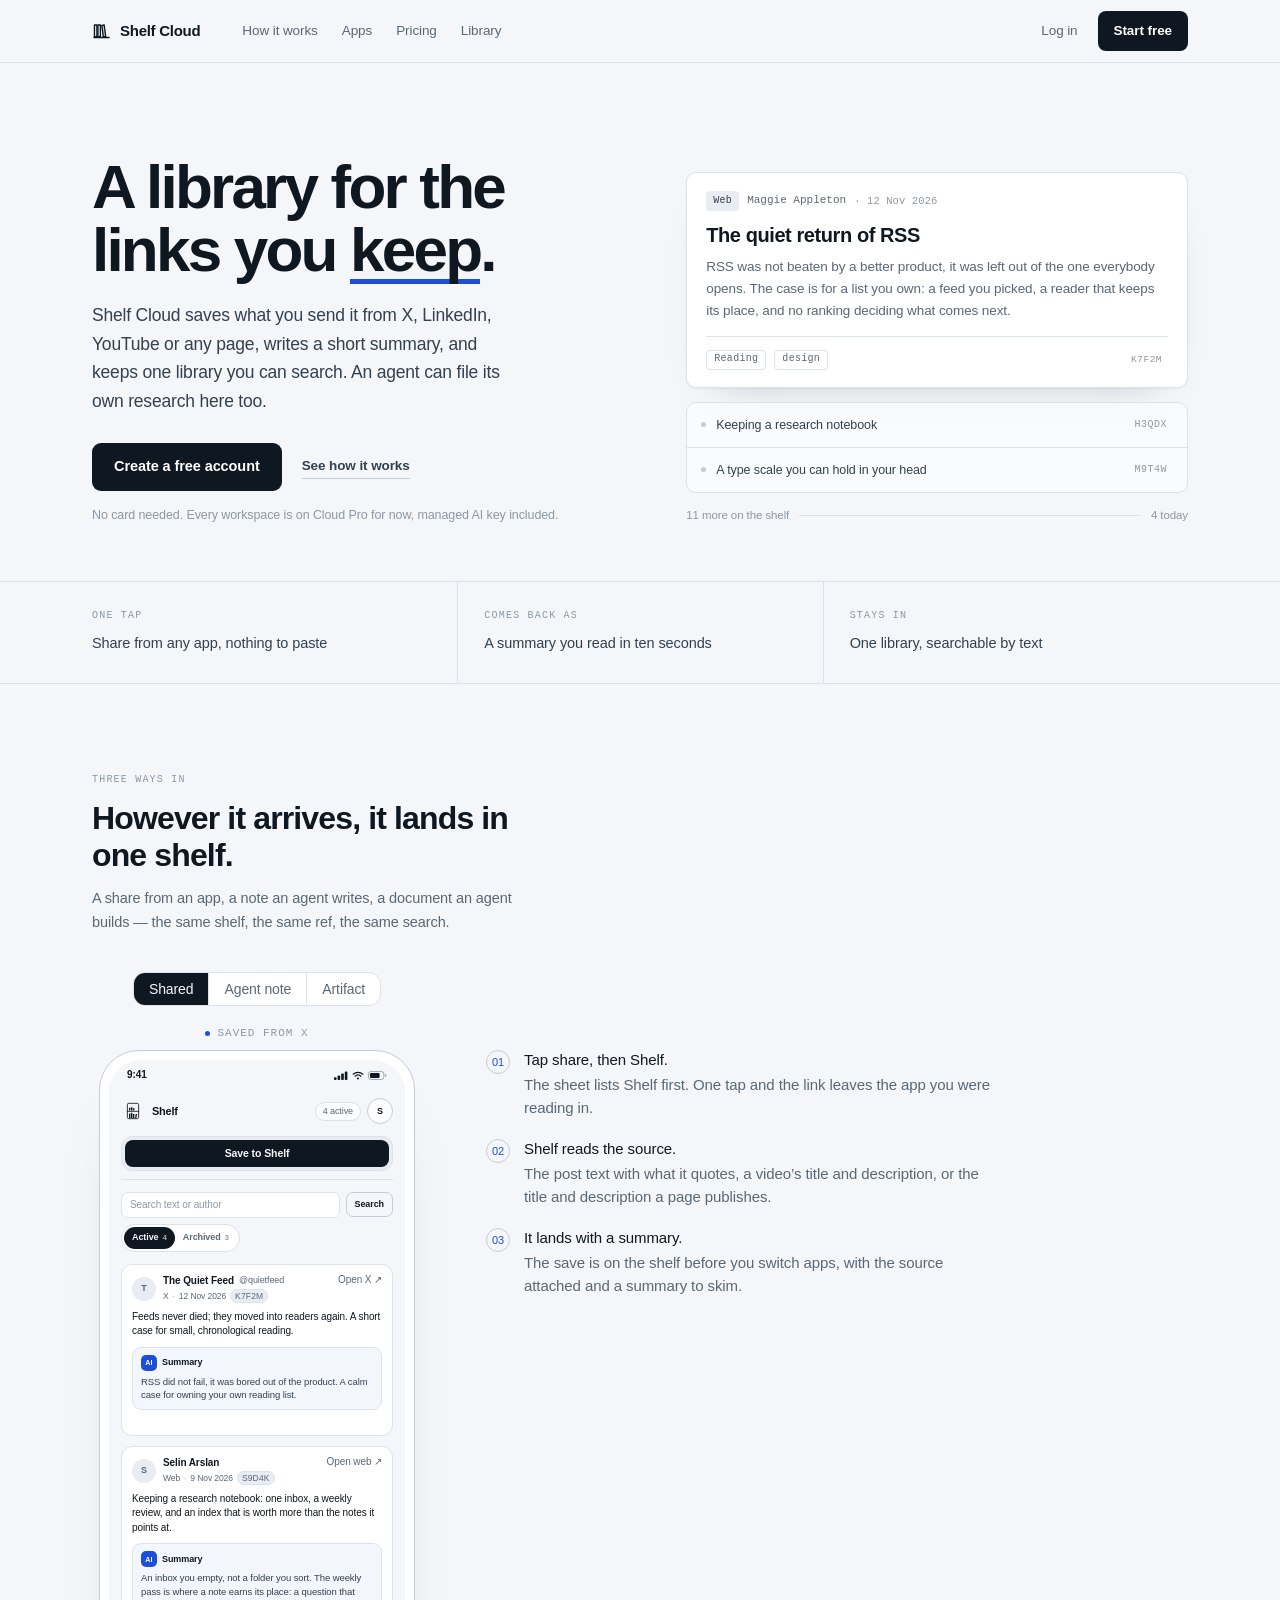
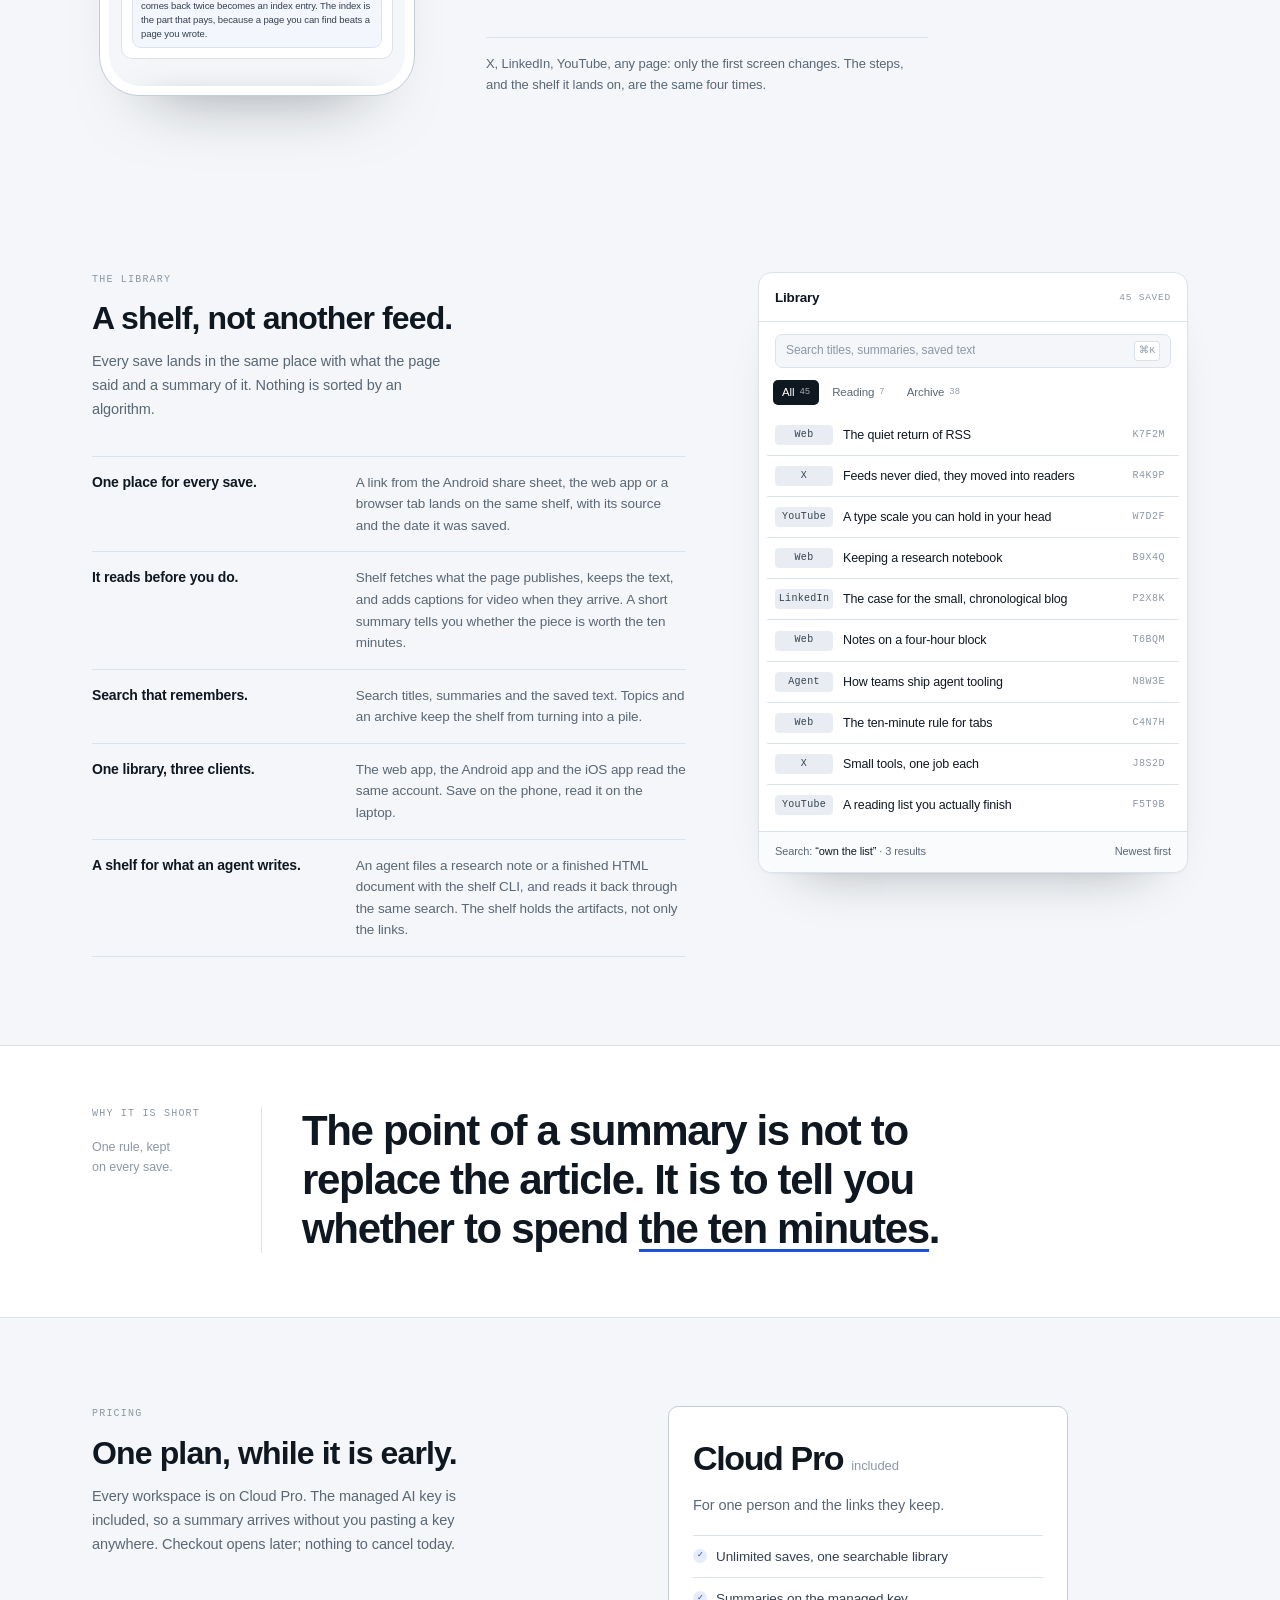
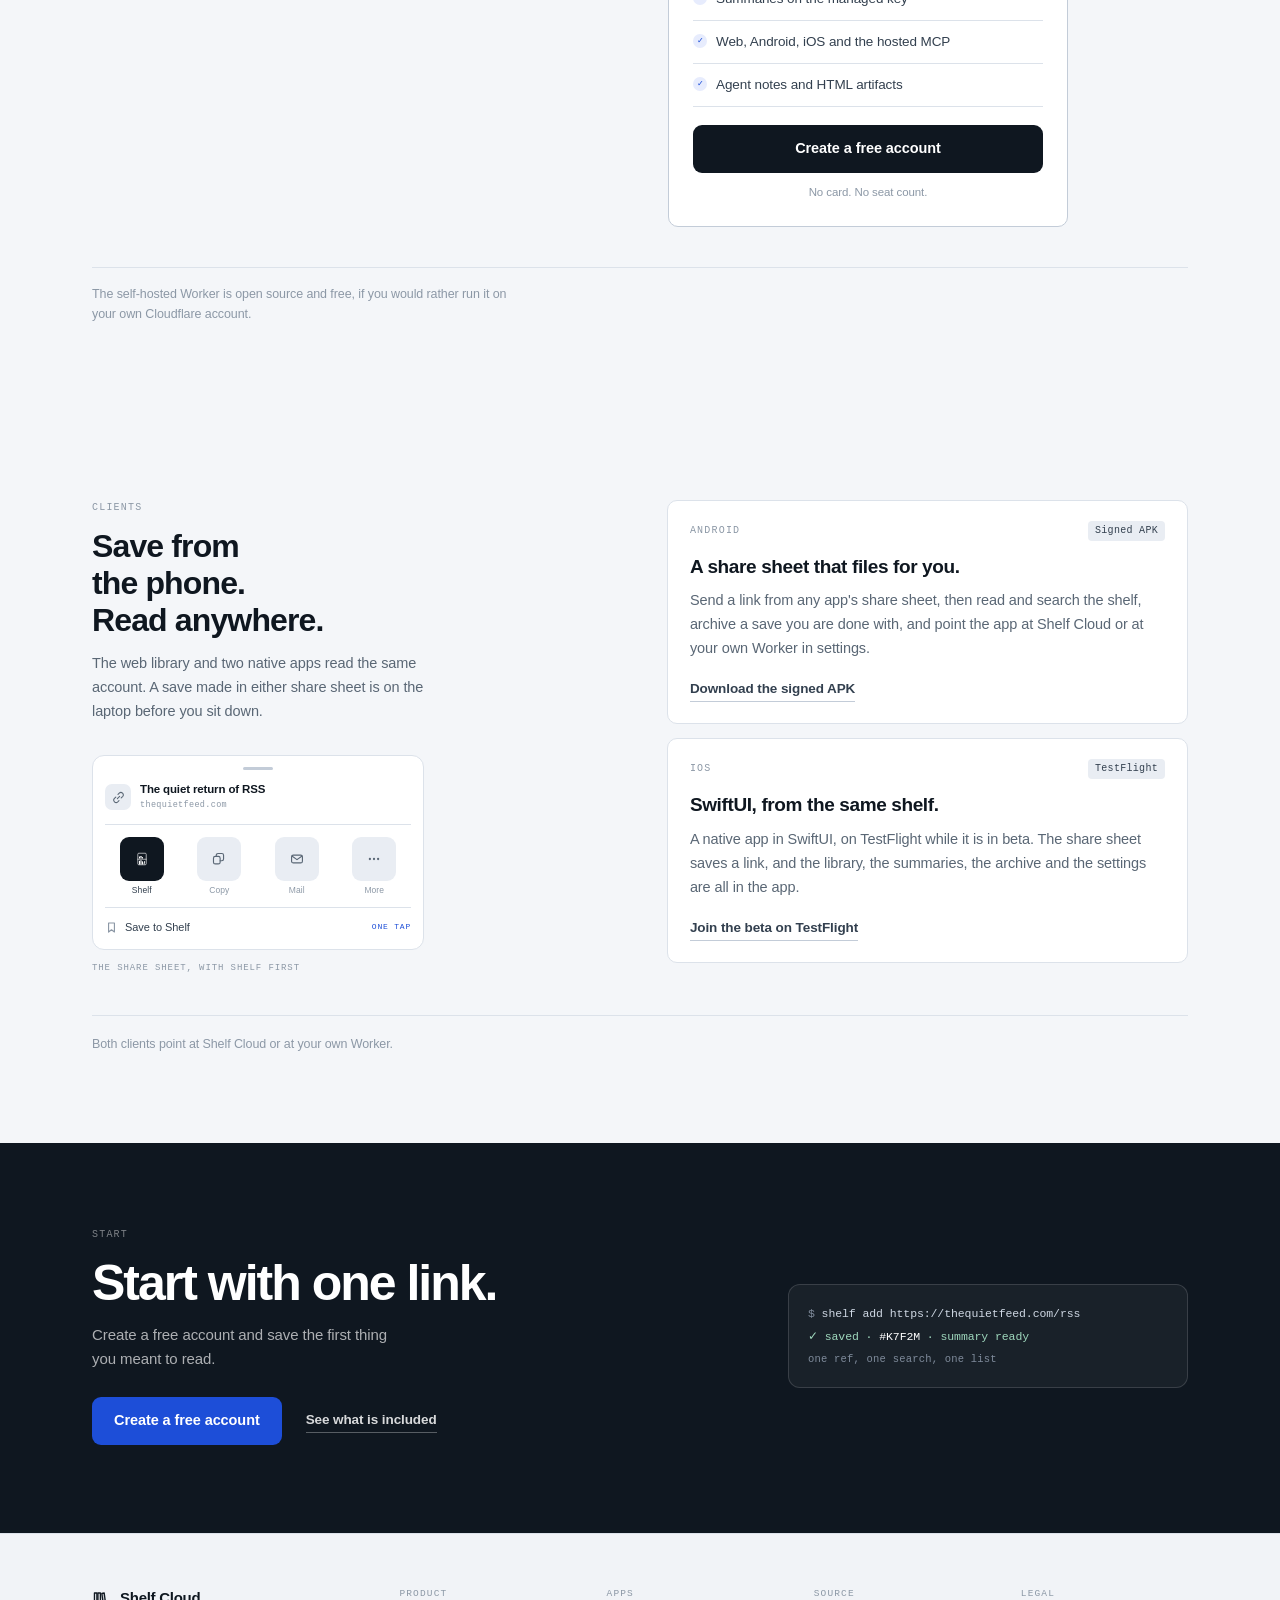
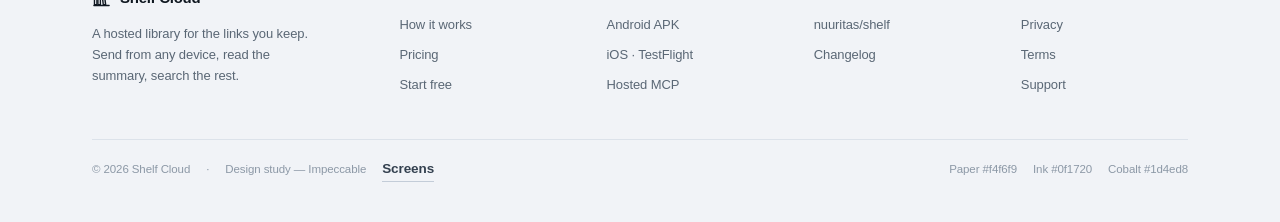
<file: index.html>
<!doctype html>
<html lang="en">
<head>
<meta charset="utf-8">
<meta name="viewport" content="width=device-width,initial-scale=1,viewport-fit=cover">
<title>Shelf Cloud · a library for the links you keep</title>
<meta name="description" content="Shelf Cloud saves links from X, LinkedIn, YouTube or any page, writes a summary, and keeps one searchable library. AI agents can file notes too.">
<meta name="theme-color" content="#f4f6f9">
<script>document.documentElement.className+=' js';(function(){setTimeout(function(){if(window.__shelfMotion)return;var n=document.querySelectorAll('.rv');for(var i=0;i<n.length;i++)n[i].classList.add('in')},2600)})()</script>
<link rel="canonical" href="https://nuuritas.github.io/shelf-impeccable/">
<meta name="robots" content="index,follow,max-image-preview:large">
<link rel="icon" href="assets/icon.svg" type="image/svg+xml">
<link rel="icon" href="assets/icon-32.png" sizes="32x32" type="image/png">
<link rel="icon" href="assets/icon-16.png" sizes="16x16" type="image/png">
<link rel="apple-touch-icon" href="assets/icon-180.png">
<link rel="manifest" href="site.webmanifest">
<meta property="og:type" content="website">
<meta property="og:site_name" content="Shelf Cloud">
<meta property="og:locale" content="en_US">
<meta property="og:title" content="Shelf Cloud · a library for the links you keep">
<meta property="og:description" content="Shelf Cloud saves links from X, LinkedIn, YouTube or any page, writes a summary, and keeps one searchable library. AI agents can file notes too.">
<meta property="og:url" content="https://nuuritas.github.io/shelf-impeccable/">
<meta property="og:image" content="https://nuuritas.github.io/shelf-impeccable/assets/og.png">
<meta property="og:image:type" content="image/png">
<meta property="og:image:width" content="1200">
<meta property="og:image:height" content="630">
<meta property="og:image:alt" content="The Shelf Cloud mark beside a saved link card and its summary.">
<meta name="twitter:card" content="summary_large_image">
<meta name="twitter:title" content="Shelf Cloud · a library for the links you keep">
<meta name="twitter:description" content="Shelf Cloud saves links from X, LinkedIn, YouTube or any page, writes a summary, and keeps one searchable library. AI agents can file notes too.">
<meta name="twitter:image" content="https://nuuritas.github.io/shelf-impeccable/assets/og.png">
<meta name="twitter:image:alt" content="The Shelf Cloud mark beside a saved link card and its summary.">
<link rel="stylesheet" href="assets/app.css?v=f8f0ab3d">
<link rel="stylesheet" href="assets/landing.css?v=98584c6d">
<link rel="stylesheet" href="assets/showcase.css?v=fc366b70">
<script type="application/ld+json">
{"@context":"https://schema.org","@graph":[{"@type":"WebSite","@id":"https://nuuritas.github.io/shelf-impeccable/#website","url":"https://nuuritas.github.io/shelf-impeccable/","name":"Shelf Cloud","alternateName":"Shelf","description":"Shelf Cloud saves links from X, LinkedIn, YouTube or any page, writes a summary, and keeps one searchable library.","inLanguage":"en","publisher":{"@id":"https://nuuritas.github.io/shelf-impeccable/#organization"}},{"@type":"Organization","@id":"https://nuuritas.github.io/shelf-impeccable/#organization","name":"Shelf Cloud","url":"https://nuuritas.github.io/shelf-impeccable/","logo":{"@type":"ImageObject","url":"https://nuuritas.github.io/shelf-impeccable/assets/icon-512.png","width":512,"height":512}}]}
</script>
</head>
<body>

<header class="site-nav">
  <div class="wrap">
    <a class="brand" href="index.html">
      <svg class="mark" viewBox="0 0 24 24" fill="none" stroke="currentColor" stroke-width="1.7" stroke-linejoin="round" stroke-linecap="round"><path d="M3.1 5.1h3.1v14.7H3.1z"/><path d="M7.5 5.1h3.1v14.7H7.5z"/><path d="M12.4 5.5l3-.4 1.9 14.5-3 .4z" fill="currentColor" fill-opacity=".18"/><path d="M2.4 20.9h19.2"/></svg>
      Shelf Cloud
    </a>
    <nav id="menu">
      <a href="#how">How it works</a>
      <a href="#apps">Apps</a>
      <a href="pricing.html">Pricing</a>
      <a href="library.html">Library</a>
    </nav>
    <div class="right">
      <a href="library.html">Log in</a>
      <a class="btn" href="library.html">Start free</a>
    </div>
    <button class="nav-toggle" type="button" aria-label="Menu" aria-expanded="false" data-nav-toggle><i></i></button>
  </div>
</header>

<main>

  <section class="hero">
    <div class="wrap">
      <div class="hero-copy">
        <h1 class="display rv now">A library for the links you <em>keep</em>.</h1>
        <p class="lede rv now" style="--d:.10s">Shelf Cloud saves what you send it from X, LinkedIn, YouTube or any page, writes a short summary, and keeps one library you can search. An agent can file its own research here too.</p>
        <div class="hero-actions rv now" style="--d:.18s">
          <a class="btn btn-lg" href="library.html">Create a free account</a>
          <a class="link" href="#how">See how it works</a>
        </div>
        <p class="hero-note rv now" style="--d:.26s">No card needed. Every workspace is on Cloud Pro for now, managed AI key included.</p>
      </div>

      <div class="hero-shelf">
        <article class="card shelf-card rv now" style="--d:.22s">
          <div class="meta"><span class="chip">Web</span> <b>Maggie Appleton</b> <span class="when">· 12 Nov 2026</span></div>
          <h2>The quiet return of RSS</h2>
          <p class="summary">RSS was not beaten by a better product, it was left out of the one everybody opens. The case is for a list you own: a feed you picked, a reader that keeps its place, and no ranking deciding what comes next.</p>
          <div class="foot">
            <span class="chip chip-outline">Reading</span>
            <span class="chip chip-outline">design</span>
            <span class="ref-box ref">K7F2M</span>
          </div>
        </article>

        <div class="shelf-next rv now" style="--d:.32s">
          <a href="post.html">
            <span class="dot"></span>
            <span class="t">Keeping a research notebook</span>
            <span class="ref">H3QDX</span>
          </a>
          <a href="post.html">
            <span class="dot"></span>
            <span class="t">A type scale you can hold in your head</span>
            <span class="ref">M9T4W</span>
          </a>
        </div>

        <p class="hero-aside rv now" style="--d:.44s"><span>11 more on the shelf</span><span class="line"></span><span>4 today</span></p>
      </div>
    </div>
  </section>

  <section aria-label="What Shelf does">
    <dl class="facts">
    <div class="wrap">
      <div class="f rv">
        <dt class="micro">One tap</dt>
        <dd>Share from any app, nothing to paste</dd>
      </div>
      <div class="f rv" style="--d:.08s">
        <dt class="micro">Comes back as</dt>
        <dd>A summary you read in ten seconds</dd>
      </div>
      <div class="f rv" style="--d:.16s">
        <dt class="micro">Stays in</dt>
        <dd>One library, searchable by text</dd>
      </div>
    </div>
    </dl>
  </section>

  <section class="section" id="how">
    <div class="wrap">
      <div class="section-head rv">
        <p class="micro">Three ways in</p>
        <h2 class="h2">However it arrives, it lands in one shelf.</h2>
        <p class="body">A share from an app, a note an agent writes, a document an agent builds — the same shelf, the same ref, the same search.</p>
      </div>

      <div class="showcase showcase-ways rv">
<div class="ways" role="group" aria-label="Three ways in">
<input class="ways-src" type="radio" name="ways-src" id="ways-src-x" checked tabindex="-1" aria-hidden="true">
<input class="ways-src" type="radio" name="ways-src" id="ways-src-linkedin" tabindex="-1" aria-hidden="true">
<input class="ways-src" type="radio" name="ways-src" id="ways-src-youtube" tabindex="-1" aria-hidden="true">
<input class="ways-src" type="radio" name="ways-src" id="ways-src-web" tabindex="-1" aria-hidden="true">
<input class="stage-pick" type="radio" name="stage-tab" id="stage-t1" checked>
<input class="stage-pick" type="radio" name="stage-tab" id="stage-t2">
<input class="stage-pick" type="radio" name="stage-tab" id="stage-t3">
<div class="stage-tabrow">
<label for="stage-t1">Shared</label><label for="stage-t2">Agent note</label><label for="stage-t3">Artifact</label>
</div>
<div class="ways-stage" aria-hidden="true">
<p class="ways-now"><span class="ways-now-dot"></span><span class="ways-now-s ways-now-s--x">Saved from X</span><span class="ways-now-s ways-now-s--linkedin">Saved from LinkedIn</span><span class="ways-now-s ways-now-s--youtube">Saved from YouTube</span><span class="ways-now-s ways-now-s--web">Saved from the web</span><span class="ways-now-t ways-now-t--note">Filed by your agent &middot; N7Q3E</span><span class="ways-now-t ways-now-t--doc">shelf.app/p/n7q3e</span></p>
<div class="phone">
<div class="ph-screen">
<div class="ph-status"><span class="ph-time">9:41</span><span class="ph-sys"><svg class="ph-sig" viewBox="0 0 14 9" fill="currentColor" aria-hidden="true">
<rect y="6.2" width="2.6" height="2.8" rx=".8"/><rect x="3.6" y="4.4" width="2.6" height="4.6" rx=".8"/>
<rect x="7.2" y="2.4" width="2.6" height="6.6" rx=".8"/><rect x="10.8" y=".6" width="2.6" height="8.4" rx=".8"/></svg><svg class="ph-wifi" viewBox="0 0 12 9" fill="none" stroke="currentColor" stroke-width="1.25"
stroke-linecap="round" aria-hidden="true"><path d="M1.2 3.2a7.2 7.2 0 0 1 9.6 0"/>
<path d="M3.1 5.2a4.3 4.3 0 0 1 5.8 0"/><circle cx="6" cy="7.5" r="1" fill="currentColor" stroke="none"/></svg><svg class="ph-bat" viewBox="0 0 19 9" fill="none" aria-hidden="true">
<rect x=".55" y=".55" width="15.3" height="7.9" rx="2.3" stroke="currentColor" stroke-width="1" opacity=".35"/>
<rect x="2" y="2" width="9.6" height="5" rx="1.2" fill="currentColor"/>
<rect x="16.9" y="3.3" width="1.5" height="2.4" rx=".75" fill="currentColor" opacity=".35"/></svg></span></div>
<div class="ph-src ways-shot ways-shot--x"><div class="ph-top"><span class="ph-ico-x"><svg viewBox="0 0 16 16" fill="none" stroke="currentColor" stroke-width="1.7"
stroke-linecap="round" stroke-linejoin="round" aria-hidden="true"><path d="M9.6 3.4 5.2 8l4.4 4.6"/></svg></span><b>Post</b><span class="ph-ico-x is-muted"><svg viewBox="0 0 16 16" fill="currentColor" aria-hidden="true"><circle cx="3.4" cy="8" r="1.2"/>
<circle cx="8" cy="8" r="1.2"/><circle cx="12.6" cy="8" r="1.2"/></svg></span></div>
<div class="ph-who"><span class="ph-ava">Q</span><span class="ph-id"><span class="ph-name">The Quiet Feed<span class="ph-check"><svg viewBox="0 0 16 16" aria-hidden="true"><circle cx="8" cy="8" r="7.4" fill="currentColor"/>
<path d="m4.8 8.2 2.1 2.2 4.3-4.8" fill="none" stroke="#fff" stroke-width="1.7" stroke-linecap="round"
stroke-linejoin="round"/></svg></span></span><span class="ph-handle">@quietfeed</span></span><span class="ph-more"><svg viewBox="0 0 16 16" fill="currentColor" aria-hidden="true"><circle cx="3.4" cy="8" r="1.2"/>
<circle cx="8" cy="8" r="1.2"/><circle cx="12.6" cy="8" r="1.2"/></svg></span></div>
<p class="ph-text">The quiet return of RSS, and why reading feels different when the app stops deciding what comes next.</p>
<div class="ph-link"><div class="ph-link-media"><svg class="ph-art" viewBox="0 0 272 84" aria-hidden="true">
<g class="a"><circle cx="42" cy="58" r="5"/><path d="M42 45a13 13 0 0 1 13 13h-7a6 6 0 0 0-6-6z"/>
<path d="M42 31a27 27 0 0 1 27 27h-7a20 20 0 0 0-20-20z"/></g>
<g class="b"><rect x="112" y="28" width="118" height="7" rx="3.5"/><rect x="112" y="45" width="92" height="7" rx="3.5"/>
<rect x="112" y="62" width="56" height="7" rx="3.5"/></g>
</svg></div><div class="ph-link-body"><span>thequietfeed.com</span><b>The quiet return of RSS</b><em>“Readers are coming back to small, chronological feeds.”</em></div></div>
<p class="ph-stamp">2:14 PM · 12 Nov 2026 · 18K views</p>
<div class="ph-sep"></div>
<div class="ph-acts"><span class="ph-g"><svg viewBox="0 0 16 16" fill="none" stroke="currentColor" stroke-width="1.4"
stroke-linejoin="round" aria-hidden="true"><path d="M8 2.9c-3.2 0-5.8 2.1-5.8 4.7 0 1.3.7 2.4 1.8 3.3l-.6 2.7 3-1.6c.5.1 1 .2 1.6.2 3.2 0 5.8-2.1 5.8-4.6S11.2 2.9 8 2.9z"/></svg><span>24</span></span><span class="ph-g"><svg viewBox="0 0 16 16" fill="none" stroke="currentColor" stroke-width="1.4"
stroke-linecap="round" stroke-linejoin="round" aria-hidden="true">
<path d="M2.8 7.2V5.8a2 2 0 0 1 2-2h6.2"/><path d="m9.2 1.8 2 1.9-2 1.9"/>
<path d="M13.2 8.8v1.4a2 2 0 0 1-2 2H5"/><path d="m6.8 14.2-2-1.9 2-1.9"/></svg><span>108</span></span><span class="ph-g"><svg viewBox="0 0 16 16" fill="none" stroke="currentColor" stroke-width="1.4"
stroke-linejoin="round" aria-hidden="true"><path d="M8 13.1S2.5 10 2.5 6.3A2.9 2.9 0 0 1 8 4.5a2.9 2.9 0 0 1 5.5 1.8c0 3.7-5.5 6.8-5.5 6.8z"/></svg><span>412</span></span><span class="ph-g"><svg viewBox="0 0 16 16" fill="none" stroke="currentColor" stroke-width="1.6"
stroke-linecap="round" aria-hidden="true"><path d="M3.2 13V9.4"/><path d="M6.4 13V7"/><path d="M9.6 13V8.4"/>
<path d="M12.8 13V4.4"/></svg><span>18K</span></span><span class="ph-g"><svg viewBox="0 0 16 16" fill="none" stroke="currentColor" stroke-width="1.4"
stroke-linejoin="round" aria-hidden="true"><path d="M4.4 2.4h7.2v11.2L8 10.8l-3.6 2.8z"/></svg></span><span class="ph-share"><svg viewBox="0 0 16 16" fill="none" stroke="currentColor" stroke-width="1.4"
stroke-linecap="round" stroke-linejoin="round" aria-hidden="true"><path d="M8 9.6V1.8"/>
<path d="M5.4 4.2 8 1.6l2.6 2.6"/><path d="M2.9 7.1h-.7v7h11.6v-7h-.7"/></svg></span></div>
<div class="ph-sep"></div>
<div class="ph-who"><span class="ph-ava">M</span><span class="ph-id"><span class="ph-name">Mira Okonkwo</span><span class="ph-handle">@miraok · 5h</span></span></div>
<p class="ph-text">Kept a list of every reader I tried this year. Three survived.</p>
<div class="ph-compose"><span class="ph-ava">Q</span><span class="ph-compose-box">Post your reply</span><span class="ph-compose-btn">Reply</span></div></div>
<div class="ph-src ways-shot ways-shot--youtube"><div class="ph-yt-top"><span class="ph-ico-x"><svg viewBox="0 0 16 16" fill="none" stroke="currentColor" stroke-width="1.7"
stroke-linecap="round" stroke-linejoin="round" aria-hidden="true"><path d="M9.6 3.4 5.2 8l4.4 4.6"/></svg></span><span class="ph-yt-right"><span class="ph-yt-cast"><svg viewBox="0 0 16 16" fill="none" stroke="currentColor" stroke-width="1.4"
stroke-linecap="round" stroke-linejoin="round" aria-hidden="true">
<path d="M14.2 11.9V4.1a1.4 1.4 0 0 0-1.4-1.4H3.2a1.4 1.4 0 0 0-1.4 1.4v1.5"/>
<path d="M1.8 8.3a5.9 5.9 0 0 1 5.9 5.9"/><path d="M1.8 5a9.2 9.2 0 0 1 9.2 9.2"/>
<circle cx="2.3" cy="13.7" r=".85" fill="currentColor" stroke="none"/></svg></span><span class="ph-ava ph-yt-ava">MA</span></span></div>
<div class="ph-yt-player"><span class="ph-yt-art"><svg class="ph-art" viewBox="0 0 272 84" aria-hidden="true">
<g class="a"><circle cx="42" cy="58" r="5"/><path d="M42 45a13 13 0 0 1 13 13h-7a6 6 0 0 0-6-6z"/>
<path d="M42 31a27 27 0 0 1 27 27h-7a20 20 0 0 0-20-20z"/></g>
<g class="b"><rect x="112" y="28" width="118" height="7" rx="3.5"/><rect x="112" y="45" width="92" height="7" rx="3.5"/>
<rect x="112" y="62" width="56" height="7" rx="3.5"/></g>
</svg></span><span class="ph-yt-play"></span></div>
<p class="ph-yt-title">The quiet return of RSS</p>
<p class="ph-yt-meta">48K views · 2 days ago</p>
<div class="ph-yt-row"><span class="ph-ava">MA</span><span class="ph-id"><span class="ph-name">Maggie Appleton</span><span class="ph-handle">1.2M subscribers</span></span><span class="ph-yt-sub">Subscribe</span></div>
<div class="ph-yt-pills"><span class="ph-yt-pill"><svg viewBox="0 0 16 16" fill="none" stroke="currentColor" stroke-width="1.4"
stroke-linejoin="round" aria-hidden="true"><path d="M8 13.1S2.5 10 2.5 6.3A2.9 2.9 0 0 1 8 4.5a2.9 2.9 0 0 1 5.5 1.8c0 3.7-5.5 6.8-5.5 6.8z"/></svg><span>3.1K</span></span><span class="ph-yt-pill"><span class="ph-share"><svg viewBox="0 0 16 16" fill="none" stroke="currentColor" stroke-width="1.4"
stroke-linecap="round" stroke-linejoin="round" aria-hidden="true"><path d="M8 9.6V1.8"/>
<path d="M5.4 4.2 8 1.6l2.6 2.6"/><path d="M2.9 7.1h-.7v7h11.6v-7h-.7"/></svg></span><span>Share</span></span><span class="ph-yt-pill"><svg viewBox="0 0 16 16" fill="none" stroke="currentColor" stroke-width="1.4"
stroke-linecap="round" stroke-linejoin="round" aria-hidden="true">
<path d="M8 2v7.2"/><path d="m5.2 6.6 2.8 2.8 2.8-2.8"/>
<path d="M2.6 11.4v1.5a1.3 1.3 0 0 0 1.3 1.3h8.2a1.3 1.3 0 0 0 1.3-1.3v-1.5"/></svg></span><span class="ph-yt-pill"><svg viewBox="0 0 16 16" fill="none" stroke="currentColor" stroke-width="1.4"
stroke-linejoin="round" aria-hidden="true"><path d="M4.4 2.4h7.2v11.2L8 10.8l-3.6 2.8z"/></svg></span></div>
<p class="ph-yt-desc">Feeds never died; they moved back into readers. A short case for small, chronological reading, and the four feeds I kept.</p>
<p class="ph-cmt-head"><svg viewBox="0 0 16 16" fill="none" stroke="currentColor" stroke-width="1.3"
stroke-linejoin="round" aria-hidden="true"><path d="M8 2.7c-3.2 0-5.7 2-5.7 4.5 0 1.4.8 2.6 2 3.4l-.5 2.7 2.8-1.5c.5.1 1 .2 1.4.2 3.2 0 5.7-2.1 5.7-4.7S11.2 2.7 8 2.7z"/></svg><span>Comments</span><i>1.2K</i></p>
<div class="ph-cmt"><span class="ph-ava">A</span><div><b>Alex Chen · 2 days ago</b><p>The feeds I kept are the ones that never learned to rank me.</p></div></div>
<div class="ph-cmt"><span class="ph-ava">N</span><div><b>Nadia Haddad · 1 day ago</b><p>Four feeds is more than I managed. One is enough to start.</p></div></div></div>
<div class="ph-src ways-shot ways-shot--linkedin"><div class="ph-top"><span class="ph-ico-x"><svg viewBox="0 0 16 16" fill="none" stroke="currentColor" stroke-width="1.7"
stroke-linecap="round" stroke-linejoin="round" aria-hidden="true"><path d="M9.6 3.4 5.2 8l4.4 4.6"/></svg></span><b>LinkedIn</b><span class="ph-ico-x is-muted"><svg viewBox="0 0 16 16" fill="currentColor" aria-hidden="true"><circle cx="3.4" cy="8" r="1.2"/>
<circle cx="8" cy="8" r="1.2"/><circle cx="12.6" cy="8" r="1.2"/></svg></span></div>
<div class="ph-li-who"><span class="ph-ava">PR</span><span class="ph-id"><span class="ph-name">Priya Raman</span><span class="ph-li-head">Product designer · Berlin</span><span class="ph-li-when">3h ·</span></span><span class="ph-more"><svg viewBox="0 0 16 16" fill="currentColor" aria-hidden="true"><circle cx="3.4" cy="8" r="1.2"/>
<circle cx="8" cy="8" r="1.2"/><circle cx="12.6" cy="8" r="1.2"/></svg></span></div>
<p class="ph-text">I stopped saving links to read later and started reading them. Three months in, the list is shorter and I finish more of it. <span class="ph-li-more">…see more</span></p>
<div class="ph-li-media"><div class="ph-link-media"><svg class="ph-art" viewBox="0 0 272 84" aria-hidden="true">
<g class="a"><circle cx="42" cy="58" r="5"/><path d="M42 45a13 13 0 0 1 13 13h-7a6 6 0 0 0-6-6z"/>
<path d="M42 31a27 27 0 0 1 27 27h-7a20 20 0 0 0-20-20z"/></g>
<g class="b"><rect x="112" y="28" width="118" height="7" rx="3.5"/><rect x="112" y="45" width="92" height="7" rx="3.5"/>
<rect x="112" y="62" width="56" height="7" rx="3.5"/></g>
</svg></div><div class="ph-link-body"><span>lnkd.in</span><b>Why I keep a reading list nobody can see</b></div></div>
<p class="ph-li-social">128 reactions · 24 comments</p>
<div class="ph-li-acts"><span class="ph-g"><svg viewBox="0 0 16 16" fill="none" stroke="currentColor" stroke-width="1.4"
stroke-linejoin="round" aria-hidden="true"><path d="M8 13.1S2.5 10 2.5 6.3A2.9 2.9 0 0 1 8 4.5a2.9 2.9 0 0 1 5.5 1.8c0 3.7-5.5 6.8-5.5 6.8z"/></svg><span>Like</span></span><span class="ph-g"><svg viewBox="0 0 16 16" fill="none" stroke="currentColor" stroke-width="1.3"
stroke-linejoin="round" aria-hidden="true"><path d="M8 2.7c-3.2 0-5.7 2-5.7 4.5 0 1.4.8 2.6 2 3.4l-.5 2.7 2.8-1.5c.5.1 1 .2 1.4.2 3.2 0 5.7-2.1 5.7-4.7S11.2 2.7 8 2.7z"/></svg><span>Comment</span></span><span class="ph-g"><svg viewBox="0 0 16 16" fill="none" stroke="currentColor" stroke-width="1.4"
stroke-linecap="round" stroke-linejoin="round" aria-hidden="true">
<path d="M2.8 7.2V5.8a2 2 0 0 1 2-2h6.2"/><path d="m9.2 1.8 2 1.9-2 1.9"/>
<path d="M13.2 8.8v1.4a2 2 0 0 1-2 2H5"/><path d="m6.8 14.2-2-1.9 2-1.9"/></svg><span>Repost</span></span><span class="ph-g"><span class="ph-share"><svg viewBox="0 0 16 16" fill="none" stroke="currentColor" stroke-width="1.4"
stroke-linecap="round" stroke-linejoin="round" aria-hidden="true"><path d="M8 9.6V1.8"/>
<path d="M5.4 4.2 8 1.6l2.6 2.6"/><path d="M2.9 7.1h-.7v7h11.6v-7h-.7"/></svg></span><span>Send</span></span></div>
<p class="ph-cmt-head"><svg viewBox="0 0 16 16" fill="none" stroke="currentColor" stroke-width="1.3"
stroke-linejoin="round" aria-hidden="true"><path d="M8 2.7c-3.2 0-5.7 2-5.7 4.5 0 1.4.8 2.6 2 3.4l-.5 2.7 2.8-1.5c.5.1 1 .2 1.4.2 3.2 0 5.7-2.1 5.7-4.7S11.2 2.7 8 2.7z"/></svg><span>Comments</span></p>
<div class="ph-cmt"><span class="ph-ava">J</span><div><b>Jonas Weber · 2h</b><p>Deleting is the part nobody puts in the system.</p></div></div>
<div class="ph-cmt"><span class="ph-ava">M</span><div><b>Mei Tan · 1h</b><p>The one-line rule is doing all the work here.</p></div></div>
<div class="ph-cmt"><span class="ph-ava">T</span><div><b>Tomas Keller · 40m</b><p>Saved this to read later. The irony is not lost on me.</p></div></div></div>
<div class="ph-src ways-shot ways-shot--web"><div class="ph-web-doc">
<p class="ph-web-kicker">Reading</p>
<p class="ph-web-h">The quiet return of RSS</p>
<p class="ph-web-by">Selin Arslan · 12 Nov 2026 · 6 min read</p>
<div class="ph-web-art"><svg class="ph-art" viewBox="0 0 272 84" aria-hidden="true">
<g class="a"><circle cx="42" cy="58" r="5"/><path d="M42 45a13 13 0 0 1 13 13h-7a6 6 0 0 0-6-6z"/>
<path d="M42 31a27 27 0 0 1 27 27h-7a20 20 0 0 0-20-20z"/></g>
<g class="b"><rect x="112" y="28" width="118" height="7" rx="3.5"/><rect x="112" y="45" width="92" height="7" rx="3.5"/>
<rect x="112" y="62" width="56" height="7" rx="3.5"/></g>
</svg></div>
<p class="ph-web-body">Feeds never died. They moved out of the products that ranked them and back into readers people chose for themselves.</p>
<p class="ph-web-body">A small, chronological list does not decide what comes next. You open it in the morning and it is where you left it.</p>
<p class="ph-web-body">Four feeds survived the year. The rest were deleted, and nothing was lost by it.</p>
<p class="ph-web-body">What came back was the habit of finishing things: a list that ends, and a morning that does not ask what to read next.</p>
</div>
<div class="ph-web-bot">
<span class="ph-web-url">thequietfeed.com</span>
<div class="ph-web-tools"><span class="ph-web-tool"><svg viewBox="0 0 16 16" fill="none" stroke="currentColor" stroke-width="1.7"
stroke-linecap="round" stroke-linejoin="round" aria-hidden="true"><path d="M9.6 3.4 5.2 8l4.4 4.6"/></svg></span><span class="ph-web-tool is-fwd"><svg viewBox="0 0 16 16" fill="none" stroke="currentColor" stroke-width="1.7"
stroke-linecap="round" stroke-linejoin="round" aria-hidden="true"><path d="M9.6 3.4 5.2 8l4.4 4.6"/></svg></span><span class="ph-web-tool"><span class="ph-share"><svg viewBox="0 0 16 16" fill="none" stroke="currentColor" stroke-width="1.4"
stroke-linecap="round" stroke-linejoin="round" aria-hidden="true"><path d="M8 9.6V1.8"/>
<path d="M5.4 4.2 8 1.6l2.6 2.6"/><path d="M2.9 7.1h-.7v7h11.6v-7h-.7"/></svg></span></span><span class="ph-web-tool"><svg viewBox="0 0 16 16" fill="none" stroke="currentColor" stroke-width="1.4"
stroke-linejoin="round" aria-hidden="true"><path d="M4.4 2.4h7.2v11.2L8 10.8l-3.6 2.8z"/></svg></span><span class="ph-web-tool"><svg viewBox="0 0 16 16" fill="none" stroke="currentColor" stroke-width="1.3"
stroke-linecap="round" stroke-linejoin="round" aria-hidden="true">
<rect x="1.7" y="5" width="7.6" height="8.6" rx="2"/>
<path d="M4.9 5V3.6a1.9 1.9 0 0 1 1.9-1.9h4.5a1.9 1.9 0 0 1 1.9 1.9v4.5a1.9 1.9 0 0 1-1.9 1.9H9.3"/></svg></span></div>
</div></div>
<div class="ph-shelf">
<div class="ph-lib-top"><span class="ph-brand"><span class="ph-mark"><svg xmlns="http://www.w3.org/2000/svg" viewBox="0 0 1024 1024" aria-hidden="true" focusable="false">
  <g fill="none" stroke="currentColor" stroke-width="36">
    <rect x="272" y="184" width="480" height="656" rx="60"/>
    <path d="M254 526H770"/>
  </g>
  <g fill="currentColor">
    <rect x="340" y="370" width="60" height="119" rx="10"/>
    <rect x="424" y="348" width="60" height="141" rx="10"/>
    <rect x="508" y="396" width="60" height="93" rx="10"/>
    <rect x="340" y="618" width="60" height="204" rx="10"/>
    <rect x="424" y="588" width="60" height="234" rx="10"/>
    <rect x="508" y="644" width="60" height="178" rx="10"/>
  </g>
  <rect x="614" y="638" width="56" height="182" rx="10" fill="currentColor" transform="rotate(10 642 729)"/>
</svg></span><span>Shelf</span></span><span class="ph-top-actions"><span class="ph-count">4 active</span><span class="ph-account">S</span></span></div>
<div class="ph-add-bar"><span class="ph-save">Save to Shelf</span></div>
<div class="ph-head"><div class="ph-tools"><span class="ph-search"><span class="ph-field">Search text or author</span><span class="ph-search-go">Search</span></span><span class="ph-switches"><span class="ph-switch"><span class="is-on">Active<i>4</i></span><span>Archived<i>3</i></span></span></span></div></div>
<div class="ph-cards">
<div class="ph-card ways-card ways-card--x">
<div class="ph-card-head"><div class="ph-author"><span class="ph-av">T</span><div class="ph-at"><div class="ph-al"><strong>The Quiet Feed</strong><span>@quietfeed</span></div><p class="ph-meta"><span>X</span><i>·</i><span>12 Nov 2026</span><span class="ph-ref">K7F2M</span></p></div></div><span class="ph-open">Open X ↗</span></div>
<p class="ph-body">Feeds never died; they moved into readers again. A short case for small, chronological reading.</p>
<div class="ph-sum"><div class="ph-sum-head"><b class="ph-ai">AI</b><span>Summary</span></div><p>RSS did not fail, it was bored out of the product. A calm case for owning your own reading list.</p></div>
</div>
<div class="ph-card ways-card ways-card--youtube">
<div class="ph-card-head"><div class="ph-author"><span class="ph-av">M</span><div class="ph-at"><div class="ph-al"><strong>Maggie Appleton</strong><span>@maggieappleton</span></div><p class="ph-meta"><span>YouTube</span><i>·</i><span>12 Nov 2026</span><span class="ph-ref">V6K2S</span></p></div></div><span class="ph-open">Open YouTube ↗</span></div>
<p class="ph-body">The quiet return of RSS. Feeds never died; they moved back into readers, and a small chronological list is winning again.</p>
<div class="ph-sum"><div class="ph-sum-head"><b class="ph-ai">AI</b><span>Summary</span></div><p>A case for small reading: a feed you own, a reader you picked, and no ranking deciding what you see next.</p></div>
</div>
<div class="ph-card ways-card ways-card--linkedin">
<div class="ph-card-head"><div class="ph-author"><span class="ph-av">P</span><div class="ph-at"><div class="ph-al"><strong>Priya Raman</strong></div><p class="ph-meta"><span>LinkedIn</span><i>·</i><span>11 Nov 2026</span><span class="ph-ref">R2C6P</span></p></div></div><span class="ph-open">Open LinkedIn ↗</span></div>
<p class="ph-body">I stopped saving links to read later and started reading them. Three months in, the list is shorter and I finish more of it.</p>
<div class="ph-sum"><div class="ph-sum-head"><b class="ph-ai">AI</b><span>Summary</span></div><p>Read what you save, or delete it. A smaller list gets finished more often than a bigger one.</p></div>
</div>
<div class="ph-card ways-card ways-card--web">
<div class="ph-card-head"><div class="ph-author"><span class="ph-av">T</span><div class="ph-at"><div class="ph-al"><strong>The Quiet Feed</strong></div><p class="ph-meta"><span>Web</span><i>·</i><span>12 Nov 2026</span><span class="ph-ref">P5N8V</span></p></div></div><span class="ph-open">Open web ↗</span></div>
<p class="ph-body">Feeds never died; they moved into readers again. A short case for small, chronological reading, and the four feeds worth keeping.</p>
<div class="ph-sum"><div class="ph-sum-head"><b class="ph-ai">AI</b><span>Summary</span></div><p>RSS was never broken, it was removed from the product. A calm case for owning your own reading list.</p></div>
</div>
<div class="ph-card is-rest">
<div class="ph-card-head"><div class="ph-author"><span class="ph-av">S</span><div class="ph-at"><div class="ph-al"><strong>Selin Arslan</strong></div><p class="ph-meta"><span>Web</span><i>·</i><span>9 Nov 2026</span><span class="ph-ref">S9D4K</span></p></div></div><span class="ph-open">Open web ↗</span></div>
<p class="ph-body">Keeping a research notebook: one inbox, a weekly review, and an index that is worth more than the notes it points at.</p>
<div class="ph-sum"><div class="ph-sum-head"><b class="ph-ai">AI</b><span>Summary</span></div><p>An inbox you empty, not a folder you sort. The weekly pass is where a note earns its place: a question that comes back twice becomes an index entry. The index is the part that pays, because a page you can find beats a page you wrote.</p></div>
</div>
</div>
</div>
<div class="ph-tab ph-note">
<div class="ph-lib-top"><span class="ph-brand"><span class="ph-mark"><svg xmlns="http://www.w3.org/2000/svg" viewBox="0 0 1024 1024" aria-hidden="true" focusable="false">
  <g fill="none" stroke="currentColor" stroke-width="36">
    <rect x="272" y="184" width="480" height="656" rx="60"/>
    <path d="M254 526H770"/>
  </g>
  <g fill="currentColor">
    <rect x="340" y="370" width="60" height="119" rx="10"/>
    <rect x="424" y="348" width="60" height="141" rx="10"/>
    <rect x="508" y="396" width="60" height="93" rx="10"/>
    <rect x="340" y="618" width="60" height="204" rx="10"/>
    <rect x="424" y="588" width="60" height="234" rx="10"/>
    <rect x="508" y="644" width="60" height="178" rx="10"/>
  </g>
  <rect x="614" y="638" width="56" height="182" rx="10" fill="currentColor" transform="rotate(10 642 729)"/>
</svg></span><span>Shelf</span></span><span class="ph-top-actions"><span class="ph-count">5 active</span><span class="ph-account">N</span></span></div>
<div class="ph-head"><div class="ph-tools"><span class="ph-search"><span class="ph-field">Search text or author</span><span class="ph-search-go">Search</span></span><span class="ph-switches"><span class="ph-switch"><span class="is-on">Active<i>5</i></span><span>Archived<i>3</i></span></span></span></div></div>
<div class="ph-cards">
<div class="ph-card ph-note-card">
<div class="ph-card-head"><div class="ph-author"><span class="ph-av is-ai">AI</span><div class="ph-at"><div class="ph-al"><strong>Shelf agent</strong></div><p class="ph-meta"><span>Artifact</span><i>&middot;</i><span>12s ago</span><span class="ph-ref">N7Q3E</span></p></div></div><span class="ph-open">Open note &nearr;</span></div>
<p class="ph-title">How teams ship agent tooling</p>
<p class="ph-body">Five write-ups, one pattern: the tool call is the interface. What the teams that ship do differently, and the three things they all refuse to build.</p>
<div class="ph-sum"><div class="ph-sum-head"><b class="ph-ai">AI</b><span>Summary</span></div><p>Three findings, one shape: the API is the product, discovery beats documentation, and the teams that ship keep one surface per job. Filed with five sources, all still attached.</p></div>
</div>
<div class="ph-card is-rest"><div class="ph-card-head"><div class="ph-author"><span class="ph-av">S</span><div class="ph-at"><div class="ph-al"><strong>Selin Arslan</strong></div><p class="ph-meta"><span>Web</span><i>&middot;</i><span>9 Nov 2026</span><span class="ph-ref">S9D4K</span></p></div></div><span class="ph-open">Open web &nearr;</span></div>
<p class="ph-body">Keeping a research notebook: one inbox, a weekly review, and an index that is worth more than the notes it points at.</p>
<div class="ph-sum"><div class="ph-sum-head"><b class="ph-ai">AI</b><span>Summary</span></div><p>An inbox you empty, not a folder you sort.</p></div>
</div>
</div>
</div>
<div class="ph-tab ph-doc">
<div class="a-npbar">
<span class="a-npback">&lsaquo; Library</span><span class="a-npkind">HTML artifact</span><span class="a-wref">N7Q3E</span>
</div><div class="a-npbody"><article class="a-doc">
<p class="a-kicker"><span>16 Nov 2026</span><i></i><span>5 sources</span><i></i><span class="a-muted">Research note</span></p>
<h3 class="a-h">How teams ship <em>agent tooling</em></h3>
<p class="a-stand">Five write-ups, one pattern: the tool call is the interface. What the teams that ship do differently, and the three things they all refuse to build.</p>

<div class="a-find">
<div class="a-df"><span class="a-n">01</span><div><span class="a-tag">The tool call is the interface</span><p>Every team describes the same shape: the <b>API is the product</b>, and the screen shrinks to supervision, approval and payment.</p></div></div>
<div class="a-df"><span class="a-n">02</span><div><span class="a-tag">Discovery beats documentation</span><p>Models find capabilities at runtime. A <b>stable schema and a readable error</b> beat a docs site nobody parses.</p></div></div>
<div class="a-df"><span class="a-n">03</span><div><span class="a-tag">Small surfaces win</span><p>The teams that ship keep <b>one surface per job</b> and let the model compose the rest.</p></div></div>
</div>

<figure class="a-chart">
<figcaption>Agent-native services by category <span>count &middot; nov 2026</span></figcaption>
<div class="a-rows">
<div class="a-row"><span class="a-lab">Runtime &amp; infra</span><span class="a-track"><span class="a-bar" style="--w:100%"></span></span><span class="a-val">43</span></div>
<div class="a-row"><span class="a-lab">Memory &amp; state</span><span class="a-track"><span class="a-bar" style="--w:76.7%"></span></span><span class="a-val">33</span></div>
<div class="a-row"><span class="a-lab">Browser &amp; web execution</span><span class="a-track"><span class="a-bar" style="--w:72.1%"></span></span><span class="a-val">31</span></div>
<div class="a-row"><span class="a-lab">Tool access &amp; MCP</span><span class="a-track"><span class="a-bar" style="--w:72.1%"></span></span><span class="a-val">31</span></div>
<div class="a-row a-hot"><span class="a-lab">Commerce &amp; payments</span><span class="a-track"><span class="a-bar" style="--w:51.2%"></span></span><span class="a-val">22</span></div>
<div class="a-row"><span class="a-lab">Observability</span><span class="a-track"><span class="a-bar" style="--w:32.6%"></span></span><span class="a-val">14</span></div>
</div>
</figure>

<blockquote class="a-quote">
<span>The line that stuck</span>
<p>&ldquo;The tool call is the product. The screen is supervision.&rdquo;</p>
<em>&mdash; one of the five write-ups</em>
</blockquote>

<div class="a-src">
<span>Sources</span>
<ul>
<li><b>amplitude.com</b> &middot; internal agents</li>
<li><b>vercel.com</b> &middot; tool surfaces</li>
<li><b>incremental.com</b> &middot; discovery</li>
<li><b>+2 more</b> &middot; see citations</li>
</ul>
</div>
</article></div>
</div>
<div class="ph-dim"></div>
<div class="ph-sheet">
<div class="ph-sheet-card">
<span class="ph-grab"></span>
<div class="ph-sheet-head ways-head ways-head--x"><span class="ph-tile"><svg viewBox="0 0 16 16" fill="none" stroke="currentColor" stroke-width="1.3"
stroke-linecap="round" stroke-linejoin="round" aria-hidden="true">
<path d="M6.6 9.4 9.4 6.6"/><path d="M7.4 4.2 8.9 2.7a2.9 2.9 0 0 1 4.1 4.1l-1.7 1.7"/>
<path d="M8.6 11.8 7.1 13.3a2.9 2.9 0 0 1-4.1-4.1l1.7-1.7"/></svg></span><div><b>The quiet return of RSS</b><span>thequietfeed.com</span></div></div>
<div class="ph-sheet-head ways-head ways-head--youtube"><span class="ph-tile"><svg viewBox="0 0 16 16" fill="none" stroke="currentColor" stroke-width="1.3"
stroke-linecap="round" stroke-linejoin="round" aria-hidden="true">
<path d="M6.6 9.4 9.4 6.6"/><path d="M7.4 4.2 8.9 2.7a2.9 2.9 0 0 1 4.1 4.1l-1.7 1.7"/>
<path d="M8.6 11.8 7.1 13.3a2.9 2.9 0 0 1-4.1-4.1l1.7-1.7"/></svg></span><div><b>The quiet return of RSS</b><span>youtu.be</span></div></div>
<div class="ph-sheet-head ways-head ways-head--linkedin"><span class="ph-tile"><svg viewBox="0 0 16 16" fill="none" stroke="currentColor" stroke-width="1.3"
stroke-linecap="round" stroke-linejoin="round" aria-hidden="true">
<path d="M6.6 9.4 9.4 6.6"/><path d="M7.4 4.2 8.9 2.7a2.9 2.9 0 0 1 4.1 4.1l-1.7 1.7"/>
<path d="M8.6 11.8 7.1 13.3a2.9 2.9 0 0 1-4.1-4.1l1.7-1.7"/></svg></span><div><b>Why I keep a reading list nobody can see</b><span>lnkd.in</span></div></div>
<div class="ph-sheet-head ways-head ways-head--web"><span class="ph-tile"><svg viewBox="0 0 16 16" fill="none" stroke="currentColor" stroke-width="1.3"
stroke-linecap="round" stroke-linejoin="round" aria-hidden="true">
<path d="M6.6 9.4 9.4 6.6"/><path d="M7.4 4.2 8.9 2.7a2.9 2.9 0 0 1 4.1 4.1l-1.7 1.7"/>
<path d="M8.6 11.8 7.1 13.3a2.9 2.9 0 0 1-4.1-4.1l1.7-1.7"/></svg></span><div><b>The quiet return of RSS</b><span>thequietfeed.com</span></div></div>
<div class="ph-apps">
<div class="ph-app is-new"><span class="ph-tile ph-ic"><svg xmlns="http://www.w3.org/2000/svg" viewBox="0 0 1024 1024" aria-hidden="true" focusable="false">
  <g fill="none" stroke="currentColor" stroke-width="36">
    <rect x="272" y="184" width="480" height="656" rx="60"/>
    <path d="M254 526H770"/>
  </g>
  <g fill="currentColor">
    <rect x="340" y="370" width="60" height="119" rx="10"/>
    <rect x="424" y="348" width="60" height="141" rx="10"/>
    <rect x="508" y="396" width="60" height="93" rx="10"/>
    <rect x="340" y="618" width="60" height="204" rx="10"/>
    <rect x="424" y="588" width="60" height="234" rx="10"/>
    <rect x="508" y="644" width="60" height="178" rx="10"/>
  </g>
  <rect x="614" y="638" width="56" height="182" rx="10" fill="currentColor" transform="rotate(10 642 729)"/>
</svg></span><span class="ph-app-label">Shelf</span></div>
<div class="ph-app"><span class="ph-tile"><svg viewBox="0 0 16 16" fill="none" stroke="currentColor" stroke-width="1.3"
stroke-linecap="round" stroke-linejoin="round" aria-hidden="true">
<rect x="1.7" y="5" width="7.6" height="8.6" rx="2"/>
<path d="M4.9 5V3.6a1.9 1.9 0 0 1 1.9-1.9h4.5a1.9 1.9 0 0 1 1.9 1.9v4.5a1.9 1.9 0 0 1-1.9 1.9H9.3"/></svg></span><span class="ph-app-label">Copy</span></div>
<div class="ph-app"><span class="ph-tile"><svg viewBox="0 0 16 16" fill="none" stroke="currentColor" stroke-width="1.3"
stroke-linejoin="round" aria-hidden="true"><path d="M8 2.7c-3.2 0-5.7 2-5.7 4.5 0 1.4.8 2.6 2 3.4l-.5 2.7 2.8-1.5c.5.1 1 .2 1.4.2 3.2 0 5.7-2.1 5.7-4.7S11.2 2.7 8 2.7z"/></svg></span><span class="ph-app-label">Messages</span></div>
<div class="ph-app"><span class="ph-tile"><svg viewBox="0 0 16 16" fill="none" stroke="currentColor" stroke-width="1.3"
stroke-linecap="round" stroke-linejoin="round" aria-hidden="true">
<rect x="1.8" y="3.5" width="12.4" height="9" rx="2"/><path d="m2.6 4.8 5.4 3.9 5.4-3.9"/></svg></span><span class="ph-app-label">Mail</span></div>
<div class="ph-app"><span class="ph-tile"><svg viewBox="0 0 16 16" fill="currentColor" aria-hidden="true"><circle cx="3.3" cy="8" r="1.3"/>
<circle cx="8" cy="8" r="1.3"/><circle cx="12.7" cy="8" r="1.3"/></svg></span><span class="ph-app-label">More</span></div>
</div>
<div class="ph-actions">
<div class="ph-act-row"><svg viewBox="0 0 16 16" fill="none" stroke="currentColor" stroke-width="1.3"
stroke-linecap="round" stroke-linejoin="round" aria-hidden="true">
<path d="M6.6 9.4 9.4 6.6"/><path d="M7.4 4.2 8.9 2.7a2.9 2.9 0 0 1 4.1 4.1l-1.7 1.7"/>
<path d="M8.6 11.8 7.1 13.3a2.9 2.9 0 0 1-4.1-4.1l1.7-1.7"/></svg><span>Copy link</span></div>
<div class="ph-act-row"><svg viewBox="0 0 16 16" fill="none" stroke="currentColor" stroke-width="1.4"
stroke-linecap="round" aria-hidden="true"><path d="M3 4.2h10"/><path d="M3 8h10"/><path d="M3 11.8h5.6"/></svg><span>Add to Reading List</span></div>
<div class="ph-act-row"><svg viewBox="0 0 16 16" fill="none" stroke="currentColor" stroke-width="1.3"
stroke-linejoin="round" aria-hidden="true"><path d="M1.9 5.4a1.7 1.7 0 0 1 1.7-1.7h2.8l1.5 1.9h4.5a1.7 1.7 0 0 1 1.7 1.7v4.4a1.7 1.7 0 0 1-1.7 1.7H3.6a1.7 1.7 0 0 1-1.7-1.7z"/></svg><span>Save to Files</span></div>
</div>
</div>
<div class="ph-cancel">Cancel</div>
</div>
<div class="ph-toast"><span class="ph-yes">✓</span>Saved to Shelf</div>
</div>
</div>
</div>
<div class="ways-copy">
<div class="stage-panel is-src">
<ol class="ways-steps">
<li><span class="num">01</span><div><strong>Tap share, then Shelf.</strong><p>The sheet lists Shelf first. One tap and the link leaves the app you were reading in.</p></div></li>
<li><span class="num">02</span><div><strong>Shelf reads the source.</strong><p>The post text with what it quotes, a video’s title and description, or the title and description a page publishes.</p></div></li>
<li><span class="num">03</span><div><strong>It lands with a summary.</strong><p>The save is on the shelf before you switch apps, with the source attached and a summary to skim.</p></div></li>
</ol>
<p class="ways-sources">X, LinkedIn, YouTube, any page: only the first screen changes. The steps, and the shelf it lands on, are the same four times.</p>
</div>
<div class="stage-panel is-note">
<p class="stage-kicker">Filed by an agent</p>
<ol class="ways-steps">
<li><span class="num">01</span><div><strong>You ask the agent you already use.</strong><p>Research this, read these five, tell me what holds. The reading happens in the AI app, not here.</p></div></li>
<li><span class="num">02</span><div><strong>It calls Shelf once.</strong><p>MCP from the phone, MCP or the CLI from the web. One request with a title, a note and its sources.</p></div></li>
<li><span class="num">03</span><div><strong>The note is a save.</strong><p>Same ref, same search, same list a person reads. The agent does not get a shelf of its own.</p></div></li>
</ol>
<p class="ways-sources">The five sources it read travel with the note, so <code>shelf show n7q3e</code> prints the same thing you are reading.</p>
</div>
<div class="stage-panel is-doc">
<p class="stage-kicker">Built, then filed</p>
<ol class="ways-steps">
<li><span class="num">01</span><div><strong>It builds the document.</strong><p>Headings, three findings, a chart and the sources it read. HTML, not a screenshot of a chat.</p></div></li>
<li><span class="num">02</span><div><strong>It files the artifact.</strong><p>One ref, next to the links — the same address a share would have taken.</p></div></li>
<li><span class="num">03</span><div><strong>You read it in place.</strong><p>One column on the phone, wide in a browser, painted in a sandbox with scripts off.</p></div></li>
</ol>
<p class="ways-sources">Same ref, same search, same archive. An artifact is a save, so it folds, filters and copies like the link next to it.</p>
</div>
</div>
</div>
      </div>
    </div>
  </section>

  <section class="section" id="library">
    <div class="wrap lib-split">
      <div class="lib-copy rv">
        <p class="micro">The library</p>
        <h2 class="h2" style="margin-top:12px">A shelf, not another feed.</h2>
        <p class="body">Every save lands in the same place with what the page said and a summary of it. Nothing is sorted by an algorithm.</p>
        <dl class="rows">
          <div class="row"><dt>One place for every save.</dt><dd>A link from the Android share sheet, the web app or a browser tab lands on the same shelf, with its source and the date it was saved.</dd></div>
          <div class="row"><dt>It reads before you do.</dt><dd>Shelf fetches what the page publishes, keeps the text, and adds captions for video when they arrive. A short summary tells you whether the piece is worth the ten minutes.</dd></div>
          <div class="row"><dt>Search that remembers.</dt><dd>Search titles, summaries and the saved text. Topics and an archive keep the shelf from turning into a pile.</dd></div>
          <div class="row"><dt>One library, three clients.</dt><dd>The web app, the Android app and the iOS app read the same account. Save on the phone, read it on the laptop.</dd></div>
          <div class="row"><dt>A shelf for what an agent writes.</dt><dd>An agent files a research note or a finished HTML document with the shelf CLI, and reads it back through the same search. The shelf holds the artifacts, not only the links.</dd></div>
        </dl>
      </div>

      <div class="book rv" style="--d:.1s" aria-hidden="true">
        <div class="book-bar"><span class="book-title">Library</span><span class="book-count">45 saved</span></div>
        <div class="book-search"><span>Search titles, summaries, saved text</span><kbd>&#8984;K</kbd></div>
        <div class="book-tabs"><span class="on">All <i>45</i></span><span>Reading <i>7</i></span><span>Archive <i>38</i></span></div>
        <ol class="book-list">
          <li><span class="chip">Web</span><b>The quiet return of RSS</b><span class="ref">K7F2M</span></li>
          <li><span class="chip">X</span><b>Feeds never died, they moved into readers</b><span class="ref">R4K9P</span></li>
          <li><span class="chip">YouTube</span><b>A type scale you can hold in your head</b><span class="ref">W7D2F</span></li>
          <li><span class="chip">Web</span><b>Keeping a research notebook</b><span class="ref">B9X4Q</span></li>
          <li><span class="chip">LinkedIn</span><b>The case for the small, chronological blog</b><span class="ref">P2X8K</span></li>
          <li><span class="chip">Web</span><b>Notes on a four-hour block</b><span class="ref">T6BQM</span></li>
          <li><span class="chip">Agent</span><b>How teams ship agent tooling</b><span class="ref">N8W3E</span></li>
          <li><span class="chip">Web</span><b>The ten-minute rule for tabs</b><span class="ref">C4N7H</span></li>
          <li><span class="chip">X</span><b>Small tools, one job each</b><span class="ref">J8S2D</span></li>
          <li><span class="chip">YouTube</span><b>A reading list you actually finish</b><span class="ref">F5T9B</span></li>
        </ol>
        <p class="book-foot"><span>Search: <em>&ldquo;own the list&rdquo;</em> &middot; 3 results</span><span>Newest first</span></p>
      </div>
    </div>
  </section>

  <section class="statement">
    <div class="wrap">
      <div class="statement-cap rv">
        <p class="micro">Why it is short</p>
        <p class="statement-note">One rule, kept on every save.</p>
      </div>
      <p class="statement-text rv" style="--d:.08s">The point of a summary is not to replace the article. It is to tell you whether to spend <em>the ten minutes</em>.</p>
    </div>
  </section>

  <section class="section" id="pricing">
    <div class="wrap">
      <div class="plan-grid rv">
        <div>
          <p class="micro">Pricing</p>
          <h2 class="h2" style="margin-top:12px">One plan, while it is early.</h2>
          <p class="body" style="margin-top:12px;max-width:46ch">Every workspace is on Cloud Pro. The managed AI key is included, so a summary arrives without you pasting a key anywhere. Checkout opens later; nothing to cancel today.</p>
        </div>

        <div class="plan-card">
          <div class="row"><span class="price">Cloud Pro</span><span class="per">included</span></div>
          <p class="body">For one person and the links they keep.</p>
          <ul class="plan-list">
            <li><span class="tick">✓</span>Unlimited saves, one searchable library</li>
            <li><span class="tick">✓</span>Summaries on the managed key</li>
            <li><span class="tick">✓</span>Web, Android, iOS and the hosted MCP</li>
            <li><span class="tick">✓</span>Agent notes and HTML artifacts</li>
          </ul>
          <a class="btn btn-lg" href="library.html">Create a free account</a>
          <p class="fine">No card. No seat count.</p>
        </div>
      </div>
      <p class="plan-foot rv"><span>The self-hosted Worker is open source and free, if you would rather run it on your own Cloudflare account.</span></p>
    </div>
  </section>

  <section class="section apps" id="apps">
    <div class="wrap">
      <div class="apps-grid">
        <div class="apps-copy rv">
          <p class="micro">Clients</p>
          <h2 class="h2">Save from the phone. Read anywhere.</h2>
          <p class="body">The web library and two native apps read the same account. A save made in either share sheet is on the laptop before you sit down.</p>
        </div>

        <div class="apps-shot rv" style="--d:.14s" aria-hidden="true">
          <div class="sheet-mini">
            <span class="sheet-mini-grab"></span>
            <div class="sheet-mini-file">
              <span class="sheet-mini-tile"><svg viewBox="0 0 16 16" fill="none" stroke="currentColor" stroke-width="1.3" stroke-linecap="round" stroke-linejoin="round"><path d="M6.6 9.4 9.4 6.6"/><path d="M7.4 4.2 8.9 2.7a2.9 2.9 0 0 1 4.1 4.1l-1.7 1.7"/><path d="M8.6 11.8 7.1 13.3a2.9 2.9 0 0 1-4.1-4.1l1.7-1.7"/></svg></span>
              <span class="sheet-mini-name"><b>The quiet return of RSS</b><span>thequietfeed.com</span></span>
            </div>
            <div class="sheet-mini-apps">
              <span class="sheet-mini-app is-on"><span class="ico"><svg xmlns="http://www.w3.org/2000/svg" viewBox="0 0 1024 1024" aria-hidden="true" focusable="false">
  <g fill="none" stroke="currentColor" stroke-width="36">
    <rect x="272" y="184" width="480" height="656" rx="60"/>
    <path d="M254 526H770"/>
  </g>
  <g fill="currentColor">
    <rect x="340" y="370" width="60" height="119" rx="10"/>
    <rect x="424" y="348" width="60" height="141" rx="10"/>
    <rect x="508" y="396" width="60" height="93" rx="10"/>
    <rect x="340" y="618" width="60" height="204" rx="10"/>
    <rect x="424" y="588" width="60" height="234" rx="10"/>
    <rect x="508" y="644" width="60" height="178" rx="10"/>
  </g>
  <rect x="614" y="638" width="56" height="182" rx="10" fill="currentColor" transform="rotate(10 642 729)"/>
</svg></span><em>Shelf</em></span>
              <span class="sheet-mini-app"><span class="ico"><svg viewBox="0 0 16 16" fill="none" stroke="currentColor" stroke-width="1.3" stroke-linecap="round" stroke-linejoin="round"><rect x="1.7" y="5" width="7.6" height="8.6" rx="2"/><path d="M4.9 5V3.6a1.9 1.9 0 0 1 1.9-1.9h4.5a1.9 1.9 0 0 1 1.9 1.9v4.5a1.9 1.9 0 0 1-1.9 1.9H9.3"/></svg></span><em>Copy</em></span>
              <span class="sheet-mini-app"><span class="ico"><svg viewBox="0 0 16 16" fill="none" stroke="currentColor" stroke-width="1.3" stroke-linecap="round" stroke-linejoin="round"><rect x="1.8" y="3.5" width="12.4" height="9" rx="2"/><path d="m2.6 4.8 5.4 3.9 5.4-3.9"/></svg></span><em>Mail</em></span>
              <span class="sheet-mini-app"><span class="ico"><svg viewBox="0 0 16 16" fill="currentColor"><circle cx="3.3" cy="8" r="1.3"/><circle cx="8" cy="8" r="1.3"/><circle cx="12.7" cy="8" r="1.3"/></svg></span><em>More</em></span>
            </div>
            <p class="sheet-mini-save"><svg viewBox="0 0 16 16" fill="none" stroke="currentColor" stroke-width="1.4" stroke-linejoin="round"><path d="M4.4 2.4h7.2v11.2L8 10.8l-3.6 2.8z"/></svg><span>Save to Shelf</span><b>one tap</b></p>
          </div>
          <p class="apps-figcap">The share sheet, with Shelf first</p>
        </div>

        <div class="apps-cards">
          <article class="client rv">
            <div class="client-top"><p class="micro">Android</p><span class="chip">Signed APK</span></div>
            <h3>A share sheet that files for you.</h3>
            <p class="body">Send a link from any app's share sheet, then read and search the shelf, archive a save you are done with, and point the app at Shelf Cloud or at your own Worker in settings.</p>
            <a class="link" href="https://github.com/nuuritas/shelfcloud-apk/releases/latest" rel="noopener">Download the signed APK</a>
          </article>
          <article class="client rv" style="--d:.08s">
            <div class="client-top"><p class="micro">iOS</p><span class="chip">TestFlight</span></div>
            <h3>SwiftUI, from the same shelf.</h3>
            <p class="body">A native app in SwiftUI, on TestFlight while it is in beta. The share sheet saves a link, and the library, the summaries, the archive and the settings are all in the app.</p>
            <a class="link" href="https://testflight.apple.com/join/mXUn54N4" rel="noopener">Join the beta on TestFlight</a>
          </article>
        </div>
      </div>
      <p class="apps-foot rv">Both clients point at Shelf Cloud or at your own Worker.</p>
    </div>
  </section>

  <section class="close">
    <div class="wrap close-grid">
      <div class="rv">
        <p class="micro">Start</p>
        <h2 class="close-h">Start with one link.</h2>
        <p class="close-p">Create a free account and save the first thing you meant to read.</p>
        <div class="close-actions">
          <a class="btn btn-lg btn-accent" href="library.html">Create a free account</a>
          <a class="link" href="pricing.html">See what is included</a>
        </div>
      </div>

      <div class="term rv" style="--d:.1s" aria-hidden="true">
        <div><span class="p">$</span> shelf add https://thequietfeed.com/rss</div>
        <div class="ok"><span>&#10003;</span> saved &middot; <span class="r">#K7F2M</span> &middot; summary ready</div>
        <div class="dim">one ref, one search, one list</div>
      </div>
    </div>
  </section>

</main>

<footer class="site-foot">
  <div class="wrap">
    <div class="foot-grid rv">
      <div>
        <a class="brand" href="index.html">
          <svg class="mark" viewBox="0 0 24 24" fill="none" stroke="currentColor" stroke-width="1.7" stroke-linejoin="round" stroke-linecap="round"><path d="M3.1 5.1h3.1v14.7H3.1z"/><path d="M7.5 5.1h3.1v14.7H7.5z"/><path d="M12.4 5.5l3-.4 1.9 14.5-3 .4z" fill="currentColor" fill-opacity=".18"/><path d="M2.4 20.9h19.2"/></svg>
          Shelf Cloud
        </a>
        <p class="blurb">A hosted library for the links you keep. Send from any device, read the summary, search the rest.</p>
      </div>
      <div>
        <p class="foot-h">Product</p>
        <ul>
          <li><a href="#how">How it works</a></li>
          <li><a href="pricing.html">Pricing</a></li>
          <li><a href="library.html">Start free</a></li>
        </ul>
      </div>
      <div>
        <p class="foot-h">Apps</p>
        <ul>
          <li><a href="https://github.com/nuuritas/shelfcloud-apk/releases/latest" rel="noopener">Android APK</a></li>
          <li><a href="https://testflight.apple.com/join/mXUn54N4" rel="noopener">iOS · TestFlight</a></li>
          <li><a href="library.html">Hosted MCP</a></li>
        </ul>
      </div>
      <div>
        <p class="foot-h">Source</p>
        <ul>
          <li><a href="library.html">nuuritas/shelf</a></li>
          <li><a href="library.html">Changelog</a></li>
        </ul>
      </div>
      <div>
        <p class="foot-h">Legal</p>
        <ul>
          <li><a href="library.html">Privacy</a></li>
          <li><a href="library.html">Terms</a></li>
          <li><a href="library.html">Support</a></li>
        </ul>
      </div>
    </div>
    <div class="foot-bottom">
      <span>© 2026 Shelf Cloud</span>
      <span>·</span>
      <span>Design study — Impeccable</span>
      <a class="link" href="screens.html">Screens</a>
      <span class="right"><span>Paper #f4f6f9</span><span>Ink #0f1720</span><span>Cobalt #1d4ed8</span></span>
    </div>
  </div>
</footer>

<div class="toast" id="toast"><span class="tick">✓</span><span id="toast-text">Copied</span></div>
<script src="assets/app.js?v=3df41100"></script>
<script>
/* The phone menu is a panel, so a tap on a link inside it closes it — otherwise
   the section it jumped to stays under the panel. Escape closes it too. */
(function () {
  function close() {
    document.body.classList.remove('nav-open');
    var b = document.querySelector('[data-nav-toggle]');
    if (b) b.setAttribute('aria-expanded', 'false');
  }
  var nav = document.querySelector('.site-nav');
  if (!nav) return;
  nav.querySelectorAll('a').forEach(function (a) { a.addEventListener('click', close); });
  document.addEventListener('keydown', function (e) { if (e.key === 'Escape') close(); });
})();
</script>
</body>
</html>
</file>
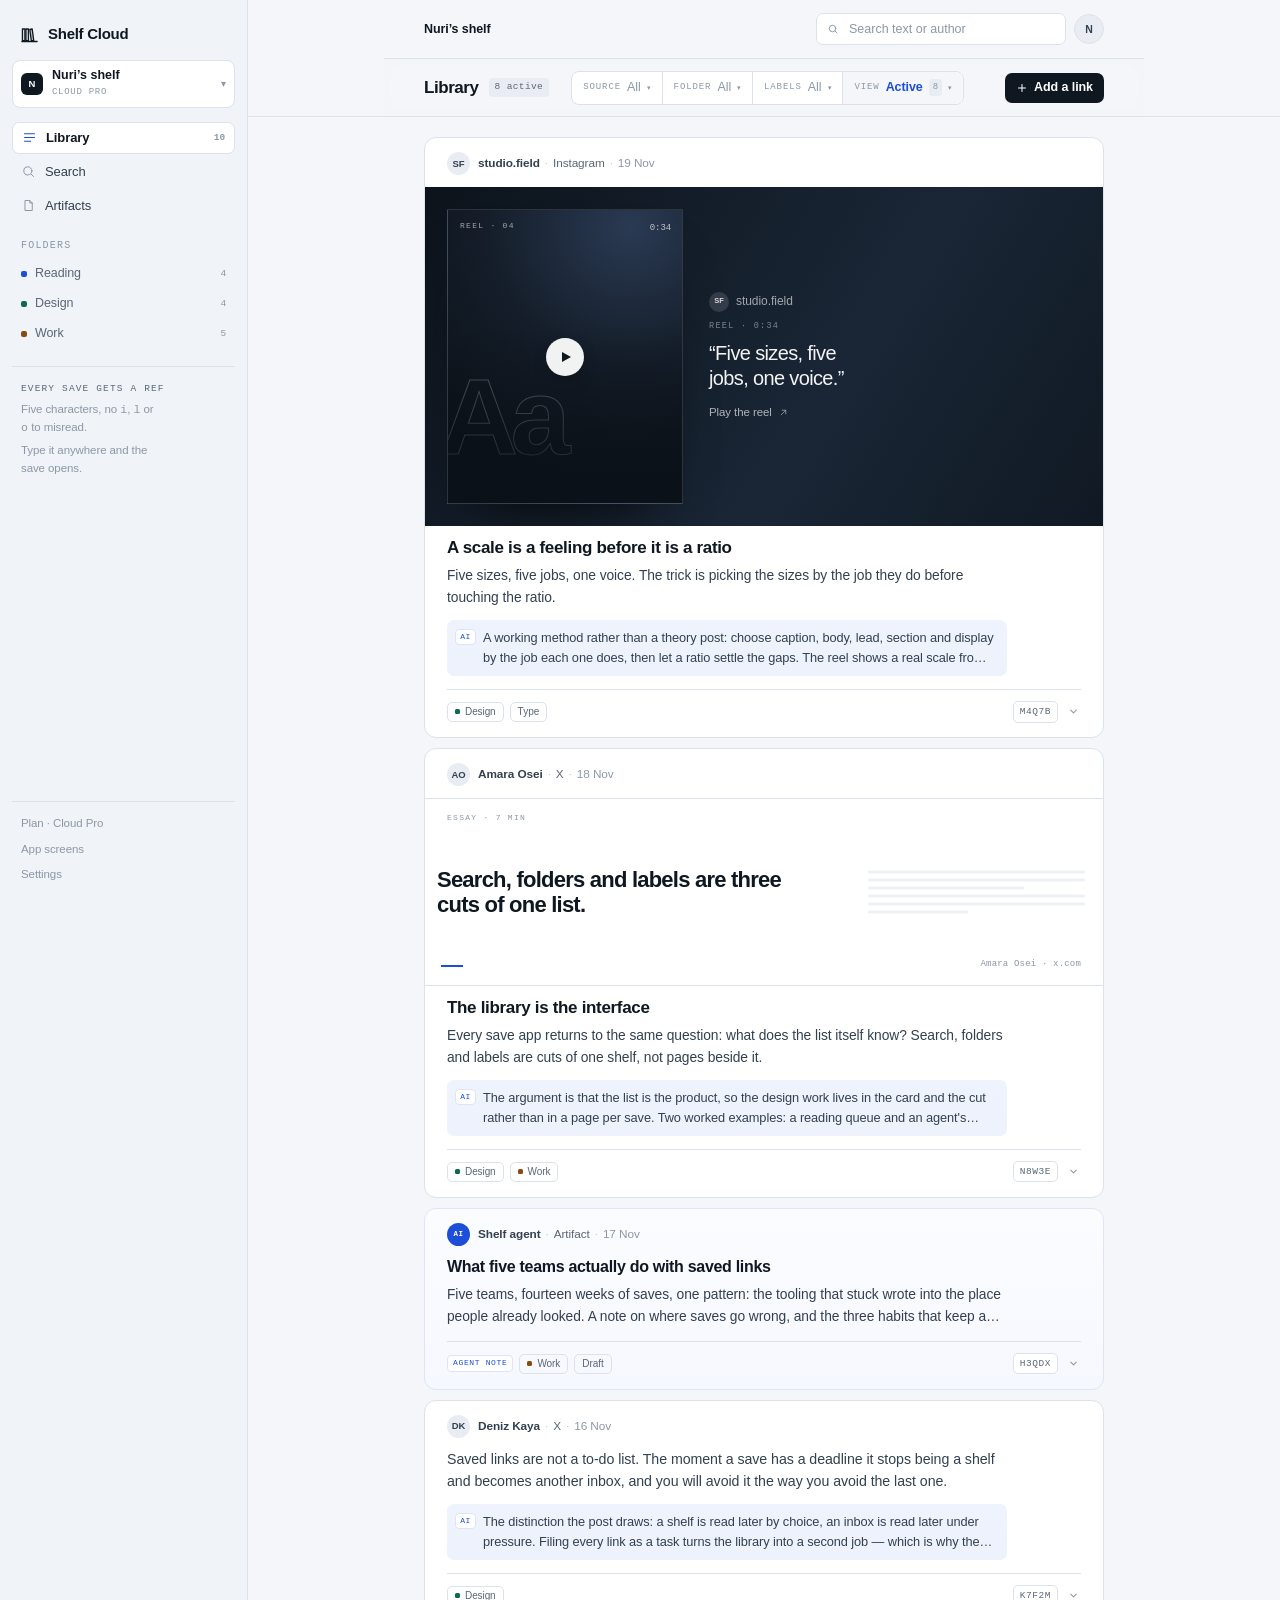
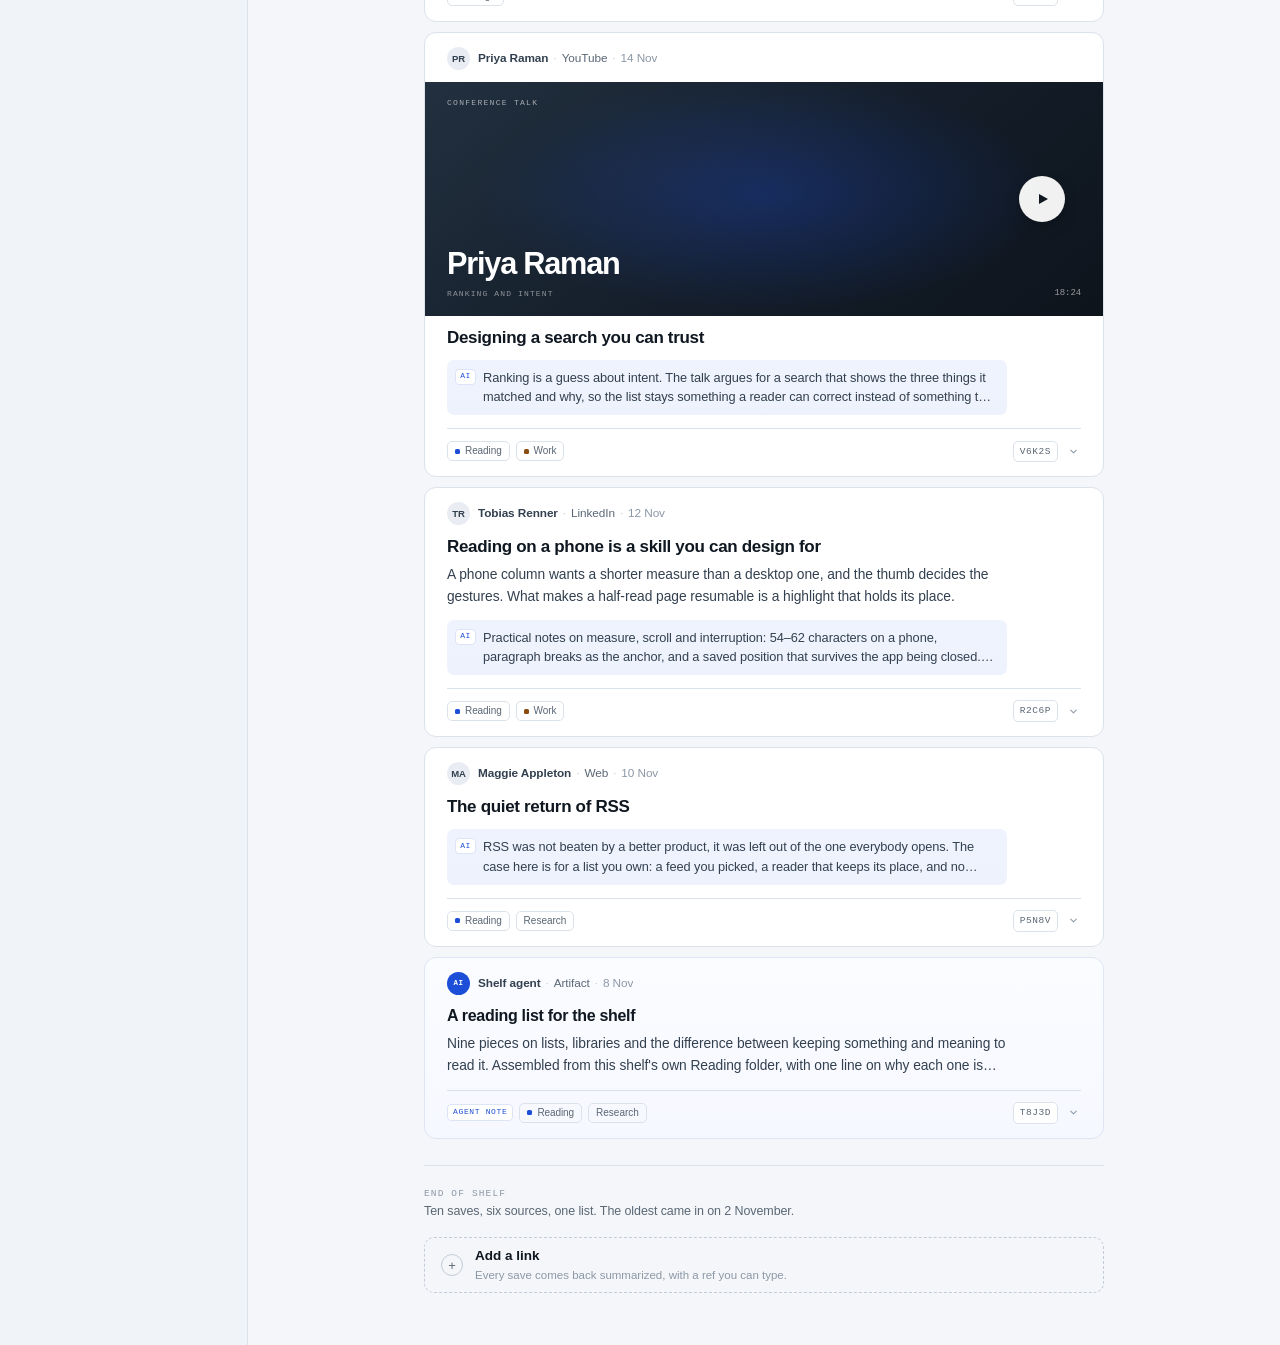
<file: library.html>
<!doctype html>
<html lang="en">
<head>
<meta charset="utf-8">
<meta name="viewport" content="width=device-width,initial-scale=1,viewport-fit=cover">
<title>Library · Shelf Cloud</title>
<meta name="description" content="The Shelf Cloud library: every link you kept, summarized and searchable.">
<meta name="theme-color" content="#f4f6f9">
<script>document.documentElement.className+=' js';(function(){setTimeout(function(){if(window.__shelfMotion)return;var n=document.querySelectorAll('.rv');for(var i=0;i<n.length;i++)n[i].classList.add('in')},2600)})()</script>
<link rel="canonical" href="https://nuuritas.github.io/shelf-impeccable/library.html">
<meta name="robots" content="index,follow,max-image-preview:large">
<link rel="icon" href="assets/icon.svg" type="image/svg+xml">
<link rel="icon" href="assets/icon-32.png" sizes="32x32" type="image/png">
<link rel="icon" href="assets/icon-16.png" sizes="16x16" type="image/png">
<link rel="apple-touch-icon" href="assets/icon-180.png">
<link rel="manifest" href="site.webmanifest">
<meta property="og:type" content="website">
<meta property="og:site_name" content="Shelf Cloud">
<meta property="og:locale" content="en_US">
<meta property="og:title" content="Library · Shelf Cloud">
<meta property="og:description" content="The Shelf Cloud library: every link you kept, summarized and searchable.">
<meta property="og:url" content="https://nuuritas.github.io/shelf-impeccable/library.html">
<meta property="og:image" content="https://nuuritas.github.io/shelf-impeccable/assets/og.png">
<meta property="og:image:type" content="image/png">
<meta property="og:image:width" content="1200">
<meta property="og:image:height" content="630">
<meta property="og:image:alt" content="The Shelf Cloud mark beside a saved link card and its summary.">
<meta name="twitter:card" content="summary_large_image">
<meta name="twitter:title" content="Library · Shelf Cloud">
<meta name="twitter:description" content="The Shelf Cloud library: every link you kept, summarized and searchable.">
<meta name="twitter:image" content="https://nuuritas.github.io/shelf-impeccable/assets/og.png">
<meta name="twitter:image:alt" content="The Shelf Cloud mark beside a saved link card and its summary.">
<link rel="stylesheet" href="assets/app.css?v=f8f0ab3d">
<link rel="stylesheet" href="assets/library.css?v=87900aae">
</head>
<body>

<div class="shell">

  <aside class="side">
   <div class="side-in">
    <a class="brand" href="index.html">
      <svg class="mark" viewBox="0 0 24 24" fill="none" stroke="currentColor" stroke-width="1.7" stroke-linejoin="round" stroke-linecap="round"><path d="M3.1 5.1h3.1v14.7H3.1z"/><path d="M7.5 5.1h3.1v14.7H7.5z"/><path d="M12.4 5.5l3-.4 1.9 14.5-3 .4z" fill="currentColor" fill-opacity=".18"/><path d="M2.4 20.9h19.2"/></svg>
      Shelf Cloud
    </a>

    <button class="ws" type="button" aria-label="Switch workspace">
      <span class="av">N</span>
      <span class="stack"><span class="name">Nuri’s shelf</span><span class="plan">Cloud Pro</span></span>
      <span class="caret">▾</span>
    </button>

    <nav class="side-nav" aria-label="Library">
      <a href="library.html" aria-current="page">
        <svg class="i" viewBox="0 0 24 24" fill="none" stroke="currentColor" stroke-width="1.6" stroke-linecap="round"><path d="M4 6h16M4 12h16M4 18h10"/></svg>
        Library
        <span class="count" id="side-count">10</span>
      </a>
      <a href="library.html" data-focus-search>
        <svg class="i" viewBox="0 0 24 24" fill="none" stroke="currentColor" stroke-width="1.6" stroke-linecap="round"><circle cx="11" cy="11" r="6.5"/><path d="M16 16l4 4"/></svg>
        Search
      </a>
      <a href="post.html">
        <svg class="i" viewBox="0 0 24 24" fill="none" stroke="currentColor" stroke-width="1.6" stroke-linecap="round" stroke-linejoin="round"><path d="M7 4h7l4 4v12H7z"/><path d="M14 4v4h4"/></svg>
        Artifacts
      </a>
    </nav>

    <p class="side-label micro">Folders</p>
    <div class="side-topics">
      <a href="library.html" data-topic-jump="reading"><span class="sw"></span>Reading<span class="count">4</span></a>
      <a href="library.html" data-topic-jump="design"><span class="sw"></span>Design<span class="count">4</span></a>
      <a href="library.html" data-topic-jump="work"><span class="sw"></span>Work<span class="count">5</span></a>
    </div>

    <div class="rail-hint">
      <b>Every save gets a ref</b>
      <p>Five characters, no <span class="mono">i</span>, <span class="mono">l</span> or <span class="mono">o</span> to misread.</p>
      <p>Type it anywhere and the save opens.</p>
    </div>

    <div class="side-foot">
      <a href="pricing.html">Plan · Cloud Pro</a>
      <a href="screens.html">App screens</a>
      <a href="index.html">Settings</a>
    </div>
   </div>
  </aside>

  <div class="main">
    <div class="app-bar">
      <div class="bar-in">
        <a class="brand m-brand" href="index.html">
          <svg class="mark" viewBox="0 0 24 24" fill="none" stroke="currentColor" stroke-width="1.7" stroke-linejoin="round" stroke-linecap="round"><path d="M3.1 5.1h3.1v14.7H3.1z"/><path d="M7.5 5.1h3.1v14.7H7.5z"/><path d="M12.4 5.5l3-.4 1.9 14.5-3 .4z" fill="currentColor" fill-opacity=".18"/><path d="M2.4 20.9h19.2"/></svg>
          <span class="m-ws">Nuri’s shelf</span>
        </a>
        <span class="crumbs"><b>Nuri’s shelf</b></span>
        <div class="right">
          <label class="search">
            <svg class="i" viewBox="0 0 24 24" fill="none" stroke="currentColor" stroke-width="1.9" stroke-linecap="round"><circle cx="11" cy="11" r="6.5"/><path d="M16 16l4 4"/></svg>
            <input id="q" type="search" placeholder="Search text or author" autocomplete="off" aria-label="Search the library">
          </label>
          <button class="icon-round m-only" type="button" aria-label="Search" aria-expanded="false" data-search-toggle>
            <svg viewBox="0 0 24 24" width="15" height="15" fill="none" stroke="currentColor" stroke-width="1.9" stroke-linecap="round"><circle cx="11" cy="11" r="6.5"/><path d="M16 16l4 4"/></svg>
          </button>
          <button class="add-chip m-only" type="button" data-add aria-label="Add a link">
            <svg viewBox="0 0 24 24" fill="none" stroke="currentColor" stroke-linecap="round"><path d="M12 5v14M5 12h14"/></svg>
          </button>
          <span class="av-btn" title="Signed in as Nuri">N</span>
        </div>
      </div>

      <div class="shelf-bar">
          <div class="shelf-title">
            <h1>Library</h1>
            <span class="total" id="total">8 active</span>
          </div>

          <div class="filters" data-filters>
            <details class="fmenu" data-menu="source">
              <summary><span class="fname">Source</span><span class="fval">All</span><span class="caret">▾</span></summary>
              <div class="panel">
                <p class="phead">Source</p>
                <button type="button" class="opt" data-set="source:" data-label="All" aria-current="true">All sources</button>
                <button type="button" class="opt" data-set="source:x" data-label="X">X<span class="n">3</span></button>
                <button type="button" class="opt" data-set="source:instagram" data-label="Instagram">Instagram<span class="n">1</span></button>
                <button type="button" class="opt" data-set="source:youtube" data-label="YouTube">YouTube<span class="n">1</span></button>
                <button type="button" class="opt" data-set="source:linkedin" data-label="LinkedIn">LinkedIn<span class="n">1</span></button>
                <button type="button" class="opt" data-set="source:web" data-label="Web">Web<span class="n">2</span></button>
                <button type="button" class="opt" data-set="source:note" data-label="Artifact">Artifact<span class="n">2</span></button>
              </div>
            </details>
            <details class="fmenu" data-menu="folder">
              <summary><span class="fname">Folder</span><span class="fval">All</span><span class="caret">▾</span></summary>
              <div class="panel">
                <p class="phead">Folder</p>
                <button type="button" class="opt" data-set="folder:" data-label="All" aria-current="true">All folders</button>
                <button type="button" class="opt" data-set="folder:design" data-label="Design">Design<span class="n">4</span></button>
                <button type="button" class="opt" data-set="folder:reading" data-label="Reading">Reading<span class="n">4</span></button>
                <button type="button" class="opt" data-set="folder:work" data-label="Work">Work<span class="n">5</span></button>
              </div>
            </details>
            <details class="fmenu" data-menu="label">
              <summary><span class="fname">Labels</span><span class="fval">All</span><span class="caret">▾</span></summary>
              <div class="panel">
                <p class="phead">Labels</p>
                <button type="button" class="opt" data-set="label:" data-label="All" aria-current="true">All labels</button>
                <button type="button" class="opt" data-set="label:research" data-label="Research">Research<span class="n">2</span></button>
                <button type="button" class="opt" data-set="label:type" data-label="Type">Type<span class="n">1</span></button>
                <button type="button" class="opt" data-set="label:draft" data-label="Draft">Draft<span class="n">1</span></button>
              </div>
            </details>
            <details class="fmenu is-set" data-menu="view">
              <summary><span class="fname">View</span><span class="fval">Active</span><span class="fcount" data-count="view">8</span><span class="caret">▾</span></summary>
              <div class="panel">
                <p class="phead">View</p>
                <button type="button" class="opt" data-set="view:active" data-label="Active" aria-current="true">Active<span class="n" data-count="active">8</span></button>
                <button type="button" class="opt" data-set="view:archived" data-label="Archived">Archived<span class="n" data-count="archived">2</span></button>
              </div>
            </details>
          </div>

          <button class="btn btn-sm add-link" type="button" data-add>
            <svg viewBox="0 0 24 24" fill="none" stroke="currentColor" stroke-linecap="round"><path d="M12 5v14M5 12h14"/></svg>
            <span class="d-only">Add a link</span>
          </button>
      </div>
    </div>

    <div class="app-body">
      <div class="col">
        <div class="list" id="list">
<article class="save" data-status="active" data-source="instagram" data-topic="design" data-label="type" data-text="studio field instagram reel type scale feeling ratio five sizes jobs voice specimen">
            <div class="save-top">
              <span class="av">SF</span>
              <span class="by"><b>studio.field</b><span class="d">·</span><a class="src" href="https://www.instagram.com" target="_blank" rel="noreferrer">Instagram</a><span class="d">·</span><span>19 Nov</span></span>
            </div>
            <a class="band reel-band" href="player.html" aria-label="Play the reel">
              <span class="still reel">
                <span class="k">Reel · 04</span>
                <span class="glyph" aria-hidden="true">Aa</span>
                <span class="n">0:34</span>
                <span class="play" aria-hidden="true"><svg viewBox="0 0 12 12" fill="currentColor"><path d="M2 1l9 5-9 5z"/></svg></span>
              </span>
              <span class="reel-meta">
                <span class="rm-by"><span class="rm-av">SF</span>studio.field</span>
                <span class="rm-k">Reel · 0:34</span>
                <span class="rm-quote">“Five sizes, five jobs, one voice.”</span>
                <span class="rm-cue">Play the reel<svg width="11" height="11" viewBox="0 0 24 24" fill="none" stroke="currentColor" stroke-width="2" stroke-linecap="round" stroke-linejoin="round"><path d="M7 17L17 7M9 7h8v8"/></svg></span>
              </span>
            </a>
            <h2><a href="player.html">A scale is a feeling before it is a ratio</a></h2>
            <p class="txt clamp">Five sizes, five jobs, one voice. The trick is picking the sizes by the job they do before touching the ratio.</p>
            <div class="ai"><span class="ai-mark">AI</span><p class="clamp">A working method rather than a theory post: choose caption, body, lead, section and display by the job each one does, then let a ratio settle the gaps. The reel shows a real scale from a note-app redesign and the two sizes that had to merge.</p></div>
            <div class="save-foot">
              <div class="labels"><a class="lab" href="library.html" data-topic-jump="design"><span class="sw"></span>Design</a><button class="lab" type="button" data-label-jump="type">Type</button></div>
              <span class="tail"><button class="ref" type="button" data-copy="M4Q7B" title="Copy ref">M4Q7B</button><button class="fold" type="button" aria-expanded="false" data-fold aria-label="Read more"><svg width="11" height="11" viewBox="0 0 24 24" fill="none" stroke="currentColor" stroke-width="2.2" stroke-linecap="round" stroke-linejoin="round"><path d="M6 9l6 6 6-6"/></svg></button></span>
            </div>
          </article>

          <article class="save" data-status="active" data-source="x" data-topic="design work" data-text="amara osei x article the library is the interface list cuts search folders labels card">
            <div class="save-top">
              <span class="av">AO</span>
              <span class="by"><b>Amara Osei</b><span class="d">·</span><a class="src" href="https://x.com" target="_blank" rel="noreferrer">X</a><span class="d">·</span><span>18 Nov</span></span>
            </div>
            <a class="band plate-band" href="https://x.com" target="_blank" rel="noreferrer" aria-label="Open the article">
              <span class="still cover">
                <span class="k">Essay · 7 min</span>
                <span class="t">Search, folders and labels are three cuts of one list.</span>
                <span class="cols" aria-hidden="true"><i></i><i></i><i></i><i></i><i></i><i></i></span>
                <span class="n">Amara Osei · x.com</span>
              </span>
            </a>
            <h2><a href="https://x.com" target="_blank" rel="noreferrer">The library is the interface</a></h2>
            <p class="txt clamp">Every save app returns to the same question: what does the list itself know? Search, folders and labels are cuts of one shelf, not pages beside it.</p>
            <div class="ai"><span class="ai-mark">AI</span><p class="clamp">The argument is that the list is the product, so the design work lives in the card and the cut rather than in a page per save. Two worked examples: a reading queue and an agent's research folder.</p></div>
            <div class="save-foot">
              <div class="labels"><a class="lab" href="library.html" data-topic-jump="design"><span class="sw"></span>Design</a><a class="lab" href="library.html" data-topic-jump="work"><span class="sw"></span>Work</a></div>
              <span class="tail"><button class="ref" type="button" data-copy="N8W3E" title="Copy ref">N8W3E</button><button class="fold" type="button" aria-expanded="false" data-fold aria-label="Read more"><svg width="11" height="11" viewBox="0 0 24 24" fill="none" stroke="currentColor" stroke-width="2.2" stroke-linecap="round" stroke-linejoin="round"><path d="M6 9l6 6 6-6"/></svg></button></span>
            </div>
          </article>

          <article class="save note" data-status="active" data-source="note" data-topic="work" data-text="shelf agent artifact five teams saved links research note pattern habits">
            <div class="save-top">
              <span class="av">AI</span>
              <span class="by"><b>Shelf agent</b><span class="d">·</span><span class="src">Artifact</span><span class="d">·</span><span>17 Nov</span></span>
            </div>
            <h2><a href="post.html">What five teams actually do with saved links</a></h2>
            <p class="txt clamp">Five teams, fourteen weeks of saves, one pattern: the tooling that stuck wrote into the place people already looked. A note on where saves go wrong, and the three habits that keep a shelf alive.</p>
            <div class="save-foot">
              <div class="labels"><span class="note-tag">Agent note</span><a class="lab" href="library.html" data-topic-jump="work"><span class="sw"></span>Work</a><button class="lab" type="button" data-label-jump="draft">Draft</button></div>
              <span class="tail"><button class="ref" type="button" data-copy="H3QDX" title="Copy ref">H3QDX</button><button class="fold" type="button" aria-expanded="false" data-fold aria-label="Read more"><svg width="11" height="11" viewBox="0 0 24 24" fill="none" stroke="currentColor" stroke-width="2.2" stroke-linecap="round" stroke-linejoin="round"><path d="M6 9l6 6 6-6"/></svg></button></span>
            </div>
          </article>

          <article class="save" data-status="active" data-source="x" data-topic="design" data-text="deniz kaya x saved links to do list inbox shelf deadline pressure">
            <div class="save-top">
              <span class="av">DK</span>
              <span class="by"><b>Deniz Kaya</b><span class="d">·</span><a class="src" href="https://x.com" target="_blank" rel="noreferrer">X</a><span class="d">·</span><span>16 Nov</span></span>
            </div>
            <p class="txt clamp lead">Saved links are not a to-do list. The moment a save has a deadline it stops being a shelf and becomes another inbox, and you will avoid it the way you avoid the last one.</p>
            <div class="ai"><span class="ai-mark">AI</span><p class="clamp">The distinction the post draws: a shelf is read later by choice, an inbox is read later under pressure. Filing every link as a task turns the library into a second job — which is why the shelf has no due dates and never nags.</p></div>
            <div class="save-foot">
              <div class="labels"><a class="lab" href="library.html" data-topic-jump="design"><span class="sw"></span>Design</a></div>
              <span class="tail"><button class="ref" type="button" data-copy="K7F2M" title="Copy ref">K7F2M</button><button class="fold" type="button" aria-expanded="false" data-fold aria-label="Read more"><svg width="11" height="11" viewBox="0 0 24 24" fill="none" stroke="currentColor" stroke-width="2.2" stroke-linecap="round" stroke-linejoin="round"><path d="M6 9l6 6 6-6"/></svg></button></span>
            </div>
          </article>

          <article class="save" data-status="active" data-source="youtube" data-topic="reading work" data-text="priya raman youtube designing a search you can trust ranking intent matched video talk">
            <div class="save-top">
              <span class="av">PR</span>
              <span class="by"><b>Priya Raman</b><span class="d">·</span><a class="src" href="https://www.youtube.com" target="_blank" rel="noreferrer">YouTube</a><span class="d">·</span><span>14 Nov</span></span>
            </div>
            <a class="band video-band" href="https://www.youtube.com" target="_blank" rel="noreferrer" aria-label="Watch the talk">
              <span class="still video">
                <span class="k">Conference talk</span>
                <span class="n">18:24</span>
                <span class="talk-plate">
                  <span class="talk-speaker">Priya Raman</span>
                  <span class="talk-by">Ranking and intent</span>
                </span>
                <span class="play" aria-hidden="true"><svg viewBox="0 0 12 12" fill="currentColor"><path d="M2 1l9 5-9 5z"/></svg></span>
              </span>
            </a>
            <h2><a href="https://www.youtube.com" target="_blank" rel="noreferrer">Designing a search you can trust</a></h2>
            <div class="ai"><span class="ai-mark">AI</span><p class="clamp">Ranking is a guess about intent. The talk argues for a search that shows the three things it matched and why, so the list stays something a reader can correct instead of something that happens to them.</p></div>
            <div class="save-foot">
              <div class="labels"><a class="lab" href="library.html" data-topic-jump="reading"><span class="sw"></span>Reading</a><a class="lab" href="library.html" data-topic-jump="work"><span class="sw"></span>Work</a></div>
              <span class="tail"><button class="ref" type="button" data-copy="V6K2S" title="Copy ref">V6K2S</button><button class="fold" type="button" aria-expanded="false" data-fold aria-label="Read more"><svg width="11" height="11" viewBox="0 0 24 24" fill="none" stroke="currentColor" stroke-width="2.2" stroke-linecap="round" stroke-linejoin="round"><path d="M6 9l6 6 6-6"/></svg></button></span>
            </div>
          </article>

          <article class="save" data-status="active" data-source="linkedin" data-topic="reading work" data-text="tobias renner linkedin reading on a phone measure thumb highlights resumable">
            <div class="save-top">
              <span class="av">TR</span>
              <span class="by"><b>Tobias Renner</b><span class="d">·</span><a class="src" href="https://www.linkedin.com" target="_blank" rel="noreferrer">LinkedIn</a><span class="d">·</span><span>12 Nov</span></span>
            </div>
            <h2>Reading on a phone is a skill you can design for</h2>
            <p class="txt clamp">A phone column wants a shorter measure than a desktop one, and the thumb decides the gestures. What makes a half-read page resumable is a highlight that holds its place.</p>
            <div class="ai"><span class="ai-mark">AI</span><p class="clamp">Practical notes on measure, scroll and interruption: 54–62 characters on a phone, paragraph breaks as the anchor, and a saved position that survives the app being closed. The claim is that resumability, not speed, is what gets long pieces finished.</p></div>
            <div class="save-foot">
              <div class="labels"><a class="lab" href="library.html" data-topic-jump="reading"><span class="sw"></span>Reading</a><a class="lab" href="library.html" data-topic-jump="work"><span class="sw"></span>Work</a></div>
              <span class="tail"><button class="ref" type="button" data-copy="R2C6P" title="Copy ref">R2C6P</button><button class="fold" type="button" aria-expanded="false" data-fold aria-label="Read more"><svg width="11" height="11" viewBox="0 0 24 24" fill="none" stroke="currentColor" stroke-width="2.2" stroke-linecap="round" stroke-linejoin="round"><path d="M6 9l6 6 6-6"/></svg></button></span>
            </div>
          </article>

          <article class="save" data-status="active" data-source="web" data-topic="reading" data-label="research" data-text="maggie appleton web the quiet return of rss feed reader list you own chronological">
            <div class="save-top">
              <span class="av">MA</span>
              <span class="by"><b>Maggie Appleton</b><span class="d">·</span><a class="src" href="https://maggieappleton.com" target="_blank" rel="noreferrer">Web</a><span class="d">·</span><span>10 Nov</span></span>
            </div>
            <h2><a href="https://maggieappleton.com" target="_blank" rel="noreferrer">The quiet return of RSS</a></h2>
            <div class="ai"><span class="ai-mark">AI</span><p class="clamp">RSS was not beaten by a better product, it was left out of the one everybody opens. The case here is for a list you own: a feed you picked, a reader that keeps its place, and no ranking deciding what comes next.</p></div>
            <div class="save-foot">
              <div class="labels"><a class="lab" href="library.html" data-topic-jump="reading"><span class="sw"></span>Reading</a><button class="lab" type="button" data-label-jump="research">Research</button></div>
              <span class="tail"><button class="ref" type="button" data-copy="P5N8V" title="Copy ref">P5N8V</button><button class="fold" type="button" aria-expanded="false" data-fold aria-label="Read more"><svg width="11" height="11" viewBox="0 0 24 24" fill="none" stroke="currentColor" stroke-width="2.2" stroke-linecap="round" stroke-linejoin="round"><path d="M6 9l6 6 6-6"/></svg></button></span>
            </div>
          </article>

          <article class="save note" data-status="active" data-source="note" data-topic="reading" data-label="research" data-text="shelf agent artifact a reading list for the shelf nine pieces lists libraries keeping reading">
            <div class="save-top">
              <span class="av">AI</span>
              <span class="by"><b>Shelf agent</b><span class="d">·</span><span class="src">Artifact</span><span class="d">·</span><span>8 Nov</span></span>
            </div>
            <h2><a href="post.html">A reading list for the shelf</a></h2>
            <p class="txt clamp">Nine pieces on lists, libraries and the difference between keeping something and meaning to read it. Assembled from this shelf's own Reading folder, with one line on why each one is here.</p>
            <div class="save-foot">
              <div class="labels"><span class="note-tag">Agent note</span><a class="lab" href="library.html" data-topic-jump="reading"><span class="sw"></span>Reading</a><button class="lab" type="button" data-label-jump="research">Research</button></div>
              <span class="tail"><button class="ref" type="button" data-copy="T8J3D" title="Copy ref">T8J3D</button><button class="fold" type="button" aria-expanded="false" data-fold aria-label="Read more"><svg width="11" height="11" viewBox="0 0 24 24" fill="none" stroke="currentColor" stroke-width="2.2" stroke-linecap="round" stroke-linejoin="round"><path d="M6 9l6 6 6-6"/></svg></button></span>
            </div>
          </article>

          <article class="save" data-status="archived" data-source="x" data-topic="work" data-label="draft" data-text="nadia rahimi x meetings that could have been a document decision options objection room">
            <div class="save-top">
              <span class="av">NR</span>
              <span class="by"><b>Nadia Rahimi</b><span class="d">·</span><a class="src" href="https://x.com" target="_blank" rel="noreferrer">X</a><span class="d">·</span><span>5 Nov</span></span>
            </div>
            <p class="txt clamp lead">Write the decision, the options and the objection before anyone books a room. What is left is a comment thread with a date.</p>
            <div class="ai"><span class="ai-mark">AI</span><p class="clamp">A short rule with a long tail: the document is the meeting, and the meeting exists only for the parts a document cannot settle. The post closes with the two questions worth asking before you accept an invite.</p></div>
            <div class="save-foot">
              <div class="labels"><a class="lab" href="library.html" data-topic-jump="work"><span class="sw"></span>Work</a><button class="lab" type="button" data-label-jump="draft">Draft</button></div>
              <span class="tail"><button class="ref" type="button" data-copy="J6H9F" title="Copy ref">J6H9F</button><button class="fold" type="button" aria-expanded="false" data-fold aria-label="Read more"><svg width="11" height="11" viewBox="0 0 24 24" fill="none" stroke="currentColor" stroke-width="2.2" stroke-linecap="round" stroke-linejoin="round"><path d="M6 9l6 6 6-6"/></svg></button></span>
            </div>
          </article>

          <article class="save" data-status="archived" data-source="web" data-topic="design" data-text="iris chen web colour tokens that survive a dark theme surface ink accent rule values">
            <div class="save-top">
              <span class="av">IC</span>
              <span class="by"><b>Iris Chen</b><span class="d">·</span><a class="src" href="https://eightshapes.com" target="_blank" rel="noreferrer">Web</a><span class="d">·</span><span>2 Nov</span></span>
            </div>
            <h2><a href="https://eightshapes.com" target="_blank" rel="noreferrer">Colour tokens that survive a dark theme</a></h2>
            <div class="ai"><span class="ai-mark">AI</span><p class="clamp">A token is a promise about a job — surface, ink, accent, rule — not a shade. Once the name says what it is for, a dark theme is a second set of values instead of a second stylesheet.</p></div>
            <div class="save-foot">
              <div class="labels"><a class="lab" href="library.html" data-topic-jump="design"><span class="sw"></span>Design</a></div>
              <span class="tail"><button class="ref" type="button" data-copy="X8R5C" title="Copy ref">X8R5C</button><button class="fold" type="button" aria-expanded="false" data-fold aria-label="Read more"><svg width="11" height="11" viewBox="0 0 24 24" fill="none" stroke="currentColor" stroke-width="2.2" stroke-linecap="round" stroke-linejoin="round"><path d="M6 9l6 6 6-6"/></svg></button></span>
            </div>
          </article>

        </div>

        <p class="empty" id="empty" hidden><span class="k">Nothing on the shelf</span>No save matches that cut of the list. <button class="link" type="button" data-clear>Clear the filters</button></p>

        <div class="shelf-end">
          <p class="end-line"><span class="k">End of shelf</span>Ten saves, six sources, one list. The oldest came in on 2 November.</p>
          <button class="end-add" type="button" data-add>
            <span class="plus" aria-hidden="true">+</span>
            <span><span class="t">Add a link</span><span class="sub">Every save comes back summarized, with a ref you can type.</span></span>
          </button>
          <nav class="end-foot" aria-label="Shelf">
            <span class="grp"><a href="library.html" aria-current="page">Library</a><a href="post.html">Artifacts</a></span>
            <span class="grp meta"><a href="pricing.html">Plan · Cloud Pro</a><a href="screens.html">App screens</a><a href="index.html">Settings</a></span>
          </nav>
        </div>
      </div>
    </div>
  </div>
</div>

<div class="toast" id="toast"><span class="tick">✓</span><span id="toast-text">Copied</span></div>
<script src="assets/app.js?v=3df41100"></script>
</body>
</html>
</file>
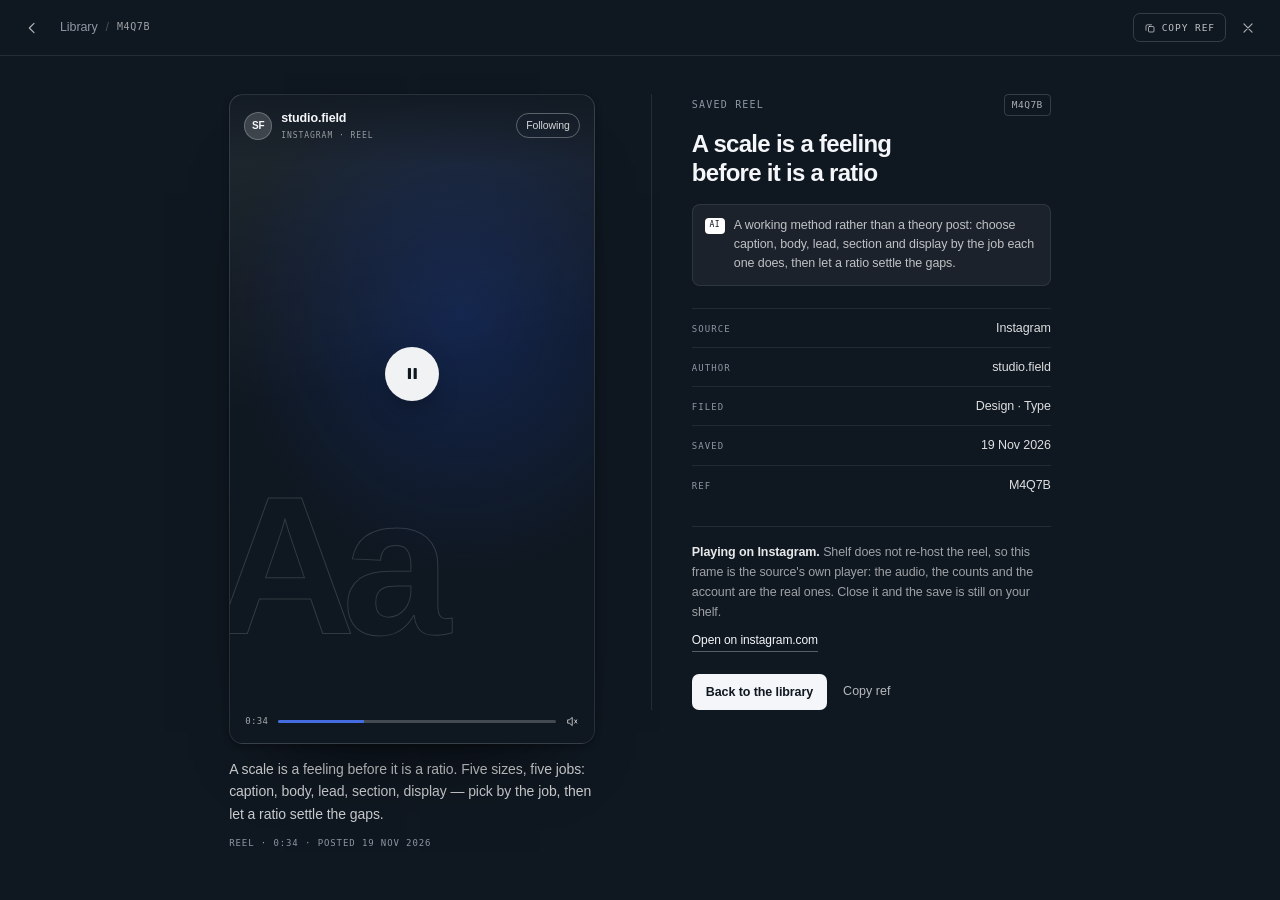
<file: player.html>
<!doctype html>
<html lang="en">
<head>
<meta charset="utf-8">
<meta name="viewport" content="width=device-width,initial-scale=1,viewport-fit=cover">
<title>studio.field · reel · Shelf Cloud</title>
<meta name="description" content="A reel plays on the source's own screen: the one save a card cannot hold.">
<meta name="theme-color" content="#0b1118">
<link rel="canonical" href="https://nuuritas.github.io/shelf-impeccable/player.html">
<meta name="robots" content="index,follow,max-image-preview:large">
<link rel="icon" href="assets/icon.svg" type="image/svg+xml">
<link rel="icon" href="assets/icon-32.png" sizes="32x32" type="image/png">
<link rel="icon" href="assets/icon-16.png" sizes="16x16" type="image/png">
<link rel="apple-touch-icon" href="assets/icon-180.png">
<link rel="manifest" href="site.webmanifest">
<meta property="og:type" content="website">
<meta property="og:site_name" content="Shelf Cloud">
<meta property="og:locale" content="en_US">
<meta property="og:title" content="studio.field · reel · Shelf Cloud">
<meta property="og:description" content="A reel plays on the source's own screen: the one save a card cannot hold.">
<meta property="og:url" content="https://nuuritas.github.io/shelf-impeccable/player.html">
<meta property="og:image" content="https://nuuritas.github.io/shelf-impeccable/assets/og.png">
<meta property="og:image:type" content="image/png">
<meta property="og:image:width" content="1200">
<meta property="og:image:height" content="630">
<meta property="og:image:alt" content="The Shelf Cloud mark beside a saved link card and its summary.">
<meta name="twitter:card" content="summary_large_image">
<meta name="twitter:title" content="studio.field · reel · Shelf Cloud">
<meta name="twitter:description" content="A reel plays on the source's own screen: the one save a card cannot hold.">
<meta name="twitter:image" content="https://nuuritas.github.io/shelf-impeccable/assets/og.png">
<meta name="twitter:image:alt" content="The Shelf Cloud mark beside a saved link card and its summary.">
<link rel="stylesheet" href="assets/app.css?v=f8f0ab3d">
<link rel="stylesheet" href="assets/detail.css?v=476f7847">
</head>
<body class="pl-body">

<div class="pl">
  <header class="pl-bar">
    <a class="pl-x" href="library.html" aria-label="Back to the library">
      <svg width="16" height="16" viewBox="0 0 24 24" fill="none" stroke="currentColor" stroke-width="1.8" stroke-linecap="round" stroke-linejoin="round"><path d="M15 5l-7 7 7 7"/></svg>
    </a>
    <span class="pl-crumb"><a href="library.html">Library</a><span class="pl-sl">/</span><span class="pl-crumb-ref">M4Q7B</span></span>
    <span class="pl-bar-r">
      <button class="pl-copy" type="button" data-copy="M4Q7B" title="Copy post id">
        <svg viewBox="0 0 24 24" fill="none" stroke="currentColor" stroke-width="1.6" stroke-linecap="round" stroke-linejoin="round" aria-hidden="true"><rect x="9" y="9" width="11" height="11" rx="2"/><path d="M15 5.6H6.6A2.6 2.6 0 0 0 4 8.2v8.4"/></svg>
        <span>copy ref</span>
      </button>
      <a class="pl-x" href="library.html" aria-label="Close">
        <svg width="14" height="14" viewBox="0 0 24 24" fill="none" stroke="currentColor" stroke-width="1.9" stroke-linecap="round"><path d="M5 5l14 14M19 5L5 19"/></svg>
      </a>
    </span>
  </header>

  <main class="pl-main">
    <div class="pl-grid">

      <figure class="pl-reel">
        <div class="pl-frame">
          <div class="pl-top">
            <span class="pl-av">SF</span>
            <span class="pl-who"><b>studio.field</b><span>Instagram · Reel</span></span>
            <span class="pl-follow">Following</span>
          </div>

          <span class="pl-glyph" aria-hidden="true">Aa</span>

          <button class="pl-play" type="button" aria-label="Pause">
            <svg viewBox="0 0 12 14" fill="currentColor" aria-hidden="true"><rect x="1" y="1" width="3.4" height="12" rx="1"/><rect x="7.2" y="1" width="3.4" height="12" rx="1"/></svg>
          </button>

          <div class="pl-prog">
            <span class="pl-time">0:34</span>
            <span class="pl-track"><i></i></span>
            <span class="pl-mute" aria-hidden="true">
              <svg viewBox="0 0 24 24" fill="none" stroke="currentColor" stroke-width="1.8" stroke-linecap="round" stroke-linejoin="round"><path d="M11 5L6 9H3v6h3l5 4z"/><path d="M16 9l4 6M20 9l-4 6"/></svg>
            </span>
          </div>
        </div>

        <figcaption class="pl-cap">
          <p class="pl-cap-t">A scale is a feeling before it is a ratio. Five sizes, five jobs: caption, body, lead, section, display — pick by the job, then let a ratio settle the gaps.</p>
          <p class="pl-cap-m">Reel · 0:34 · posted 19 Nov 2026</p>
        </figcaption>
      </figure>

      <aside class="pl-side">
        <div class="pl-side-top">
          <span class="micro">Saved reel</span>
          <button class="pl-ref" type="button" data-copy="M4Q7B" title="Copy post id">M4Q7B</button>
        </div>

        <h1>A scale is a feeling before it is a ratio</h1>

        <div class="pl-sum">
          <span class="pl-ai">AI</span>
          <p>A working method rather than a theory post: choose caption, body, lead, section and display by the job each one does, then let a ratio settle the gaps.</p>
        </div>

        <dl class="pl-facts">
          <div><dt>Source</dt><dd>Instagram</dd></div>
          <div><dt>Author</dt><dd>studio.field</dd></div>
          <div><dt>Filed</dt><dd>Design · Type</dd></div>
          <div><dt>Saved</dt><dd>19 Nov 2026</dd></div>
          <div><dt>Ref</dt><dd>M4Q7B</dd></div>
        </dl>

        <div class="pl-note">
          <p><b>Playing on Instagram.</b> Shelf does not re-host the reel, so this frame is the source's own player: the audio, the counts and the account are the real ones. Close it and the save is still on your shelf.</p>
          <a href="https://www.instagram.com" target="_blank" rel="noreferrer">Open on instagram.com</a>
        </div>

        <div class="pl-acts">
          <a class="pl-btn" href="library.html">Back to the library</a>
          <button class="pl-quiet" type="button" data-copy="M4Q7B">Copy ref</button>
        </div>
      </aside>

    </div>
  </main>
</div>

<div class="toast" id="toast"><span class="tick">✓</span><span id="toast-text">Copied</span></div>
<script src="assets/app.js?v=3df41100"></script>
</body>
</html>
</file>
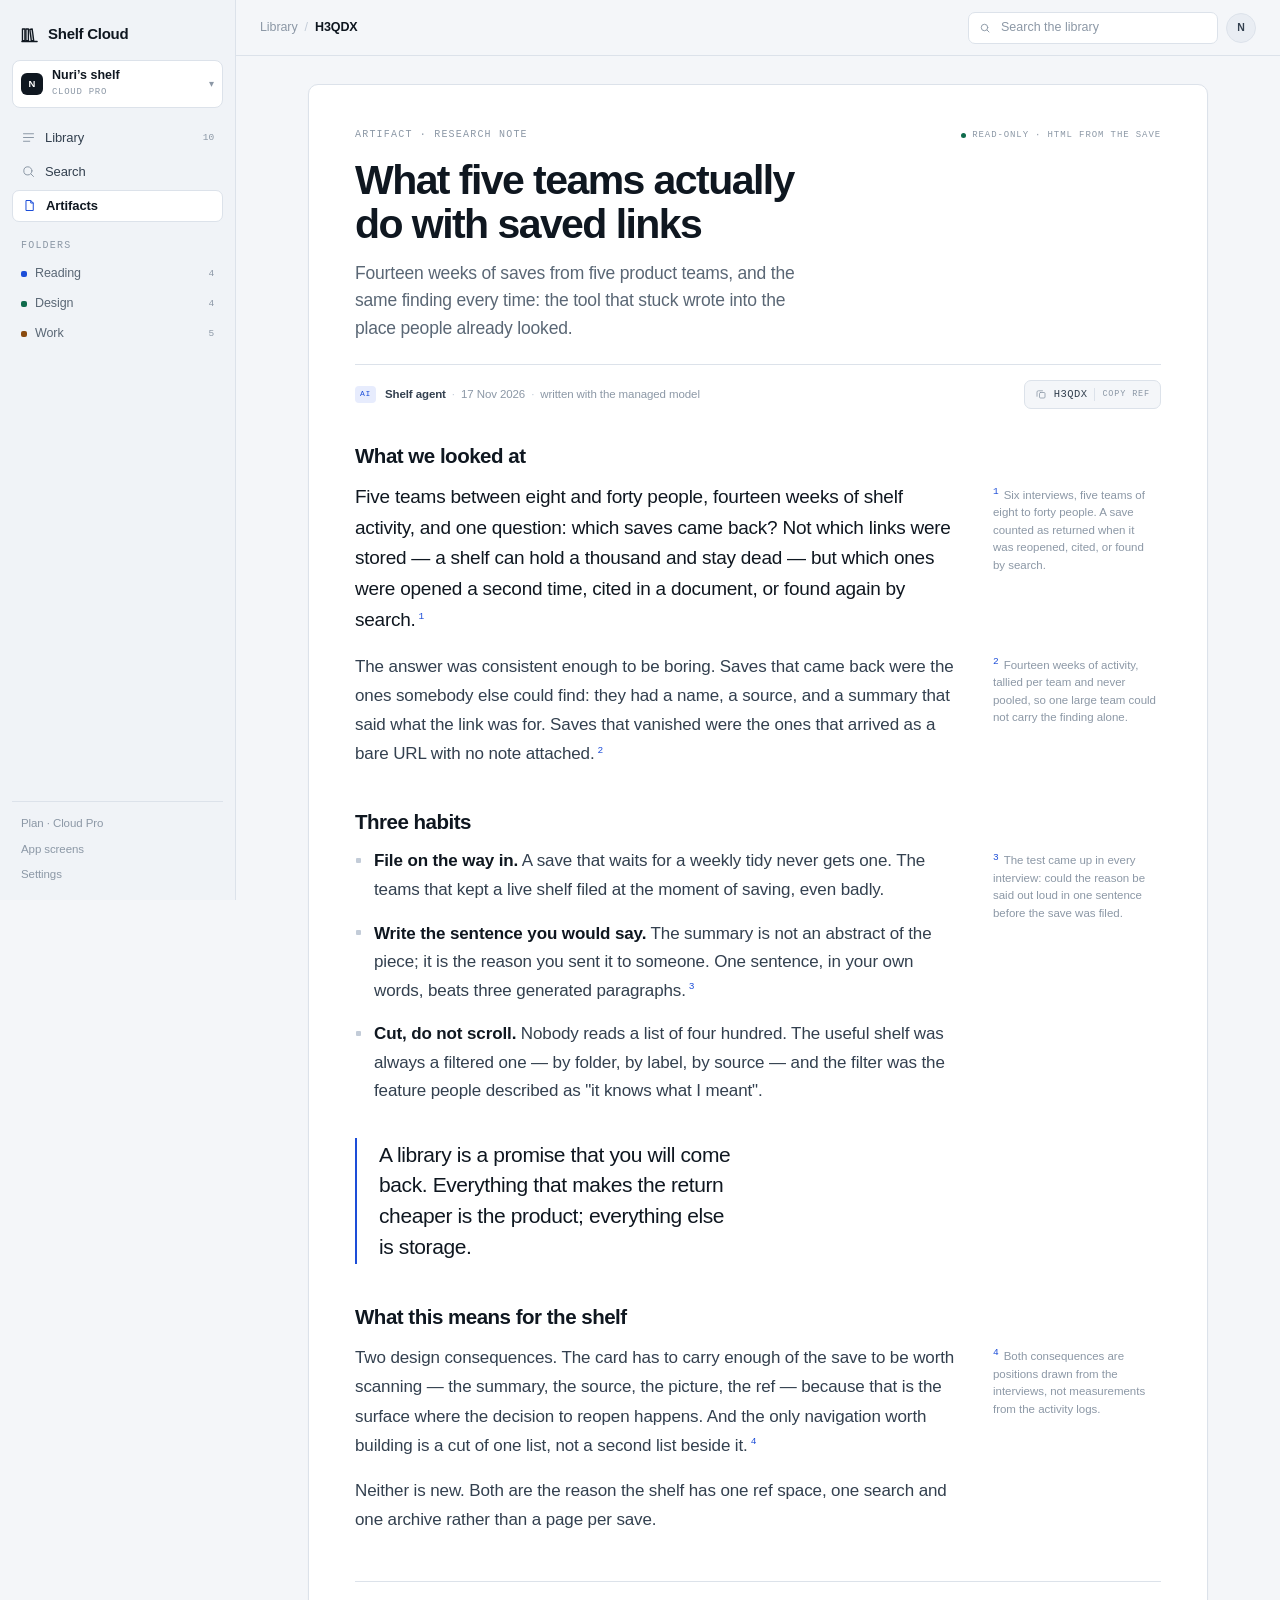
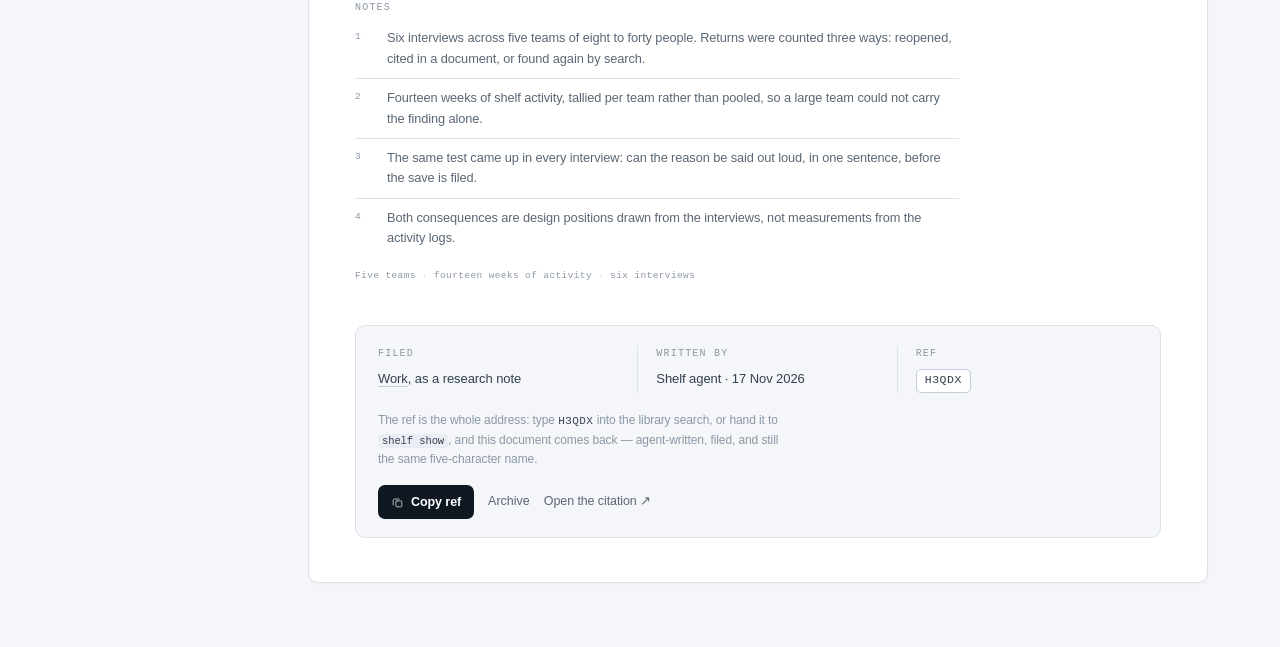
<file: post.html>
<!doctype html>
<html lang="en">
<head>
<meta charset="utf-8">
<meta name="viewport" content="width=device-width,initial-scale=1,viewport-fit=cover">
<title>What five teams actually do with saved links · Shelf Cloud</title>
<meta name="description" content="An agent's artifact, read inside Shelf Cloud: the document, its citations and the ref it was filed under.">
<meta name="theme-color" content="#f4f6f9">
<script>document.documentElement.className+=' js';(function(){setTimeout(function(){if(window.__shelfMotion)return;var n=document.querySelectorAll('.rv');for(var i=0;i<n.length;i++)n[i].classList.add('in')},2600)})()</script>
<link rel="canonical" href="https://nuuritas.github.io/shelf-impeccable/post.html">
<meta name="robots" content="index,follow,max-image-preview:large">
<link rel="icon" href="assets/icon.svg" type="image/svg+xml">
<link rel="icon" href="assets/icon-32.png" sizes="32x32" type="image/png">
<link rel="icon" href="assets/icon-16.png" sizes="16x16" type="image/png">
<link rel="apple-touch-icon" href="assets/icon-180.png">
<link rel="manifest" href="site.webmanifest">
<meta property="og:type" content="article">
<meta property="og:site_name" content="Shelf Cloud">
<meta property="og:locale" content="en_US">
<meta property="og:title" content="What five teams actually do with saved links · Shelf Cloud">
<meta property="og:description" content="An agent's artifact, read inside Shelf Cloud: the document, its citations and the ref it was filed under.">
<meta property="og:url" content="https://nuuritas.github.io/shelf-impeccable/post.html">
<meta property="og:image" content="https://nuuritas.github.io/shelf-impeccable/assets/og.png">
<meta property="og:image:type" content="image/png">
<meta property="og:image:width" content="1200">
<meta property="og:image:height" content="630">
<meta property="og:image:alt" content="The Shelf Cloud mark beside a saved link card and its summary.">
<meta property="article:published_time" content="2026-11-16">
<meta property="article:section" content="Research note">
<meta name="twitter:card" content="summary_large_image">
<meta name="twitter:title" content="What five teams actually do with saved links · Shelf Cloud">
<meta name="twitter:description" content="An agent's artifact, read inside Shelf Cloud: the document, its citations and the ref it was filed under.">
<meta name="twitter:image" content="https://nuuritas.github.io/shelf-impeccable/assets/og.png">
<meta name="twitter:image:alt" content="The Shelf Cloud mark beside a saved link card and its summary.">
<link rel="stylesheet" href="assets/app.css?v=f8f0ab3d">
<link rel="stylesheet" href="assets/detail.css?v=476f7847">
<script type="application/ld+json">
{"@context":"https://schema.org","@type":"Article","headline":"What five teams actually do with saved links","description":"An agent's artifact, read inside Shelf Cloud: the document, its citations and the ref it was filed under.","datePublished":"2026-11-16","inLanguage":"en","author":{"@type":"Organization","name":"Shelf Cloud"},"publisher":{"@id":"https://nuuritas.github.io/shelf-impeccable/#organization"},"image":"https://nuuritas.github.io/shelf-impeccable/assets/og.png","mainEntityOfPage":"https://nuuritas.github.io/shelf-impeccable/post.html"}
</script>
</head>
<body>

<div class="shell">
  <aside class="side">
    <a class="brand" href="index.html">
      <svg class="mark" viewBox="0 0 24 24" fill="none" stroke="currentColor" stroke-width="1.7" stroke-linejoin="round" stroke-linecap="round"><path d="M3.1 5.1h3.1v14.7H3.1z"/><path d="M7.5 5.1h3.1v14.7H7.5z"/><path d="M12.4 5.5l3-.4 1.9 14.5-3 .4z" fill="currentColor" fill-opacity=".18"/><path d="M2.4 20.9h19.2"/></svg>
      Shelf Cloud
    </a>
    <button class="ws" type="button" aria-label="Switch workspace">
      <span class="av">N</span>
      <span class="stack"><span class="name">Nuri’s shelf</span><span class="plan">Cloud Pro</span></span>
      <span class="caret">▾</span>
    </button>
    <nav class="side-nav" aria-label="Library">
      <a href="library.html">
        <svg class="i" viewBox="0 0 24 24" fill="none" stroke="currentColor" stroke-width="1.6" stroke-linecap="round"><path d="M4 6h16M4 12h16M4 18h10"/></svg>
        Library
        <span class="count">10</span>
      </a>
      <a href="library.html">
        <svg class="i" viewBox="0 0 24 24" fill="none" stroke="currentColor" stroke-width="1.6" stroke-linecap="round"><circle cx="11" cy="11" r="6.5"/><path d="M16 16l4 4"/></svg>
        Search
      </a>
      <a href="post.html" aria-current="page">
        <svg class="i" viewBox="0 0 24 24" fill="none" stroke="currentColor" stroke-width="1.6" stroke-linecap="round" stroke-linejoin="round"><path d="M7 4h7l4 4v12H7z"/><path d="M14 4v4h4"/></svg>
        Artifacts
      </a>
    </nav>
    <p class="side-label micro">Folders</p>
    <div class="side-topics">
      <a href="library.html" data-topic-jump="reading"><span class="sw"></span>Reading<span class="count">4</span></a>
      <a href="library.html" data-topic-jump="design"><span class="sw"></span>Design<span class="count">4</span></a>
      <a href="library.html" data-topic-jump="work"><span class="sw"></span>Work<span class="count">5</span></a>
    </div>
    <div class="side-foot">
      <a href="pricing.html">Plan · Cloud Pro</a>
      <a href="screens.html">App screens</a>
      <a href="index.html">Settings</a>
    </div>
  </aside>

  <div class="main">
    <div class="app-bar">
      <a class="brand m-brand" href="index.html">
        <svg class="mark" viewBox="0 0 24 24" fill="none" stroke="currentColor" stroke-width="1.7" stroke-linejoin="round" stroke-linecap="round"><path d="M3.1 5.1h3.1v14.7H3.1z"/><path d="M7.5 5.1h3.1v14.7H7.5z"/><path d="M12.4 5.5l3-.4 1.9 14.5-3 .4z" fill="currentColor" fill-opacity=".18"/><path d="M2.4 20.9h19.2"/></svg>
        <span class="m-ws">Nuri’s shelf</span>
      </a>
      <span class="crumbs"><a href="library.html">Library</a><span class="sep">/</span><b>H3QDX</b></span>
      <div class="right">
        <label class="search">
          <svg class="i" viewBox="0 0 24 24" fill="none" stroke="currentColor" stroke-width="1.9" stroke-linecap="round"><circle cx="11" cy="11" r="6.5"/><path d="M16 16l4 4"/></svg>
          <input id="q" type="search" placeholder="Search the library" aria-label="Search the library">
        </label>
        <button class="icon-round m-only" type="button" aria-label="Search" aria-expanded="false" data-search-toggle>
          <svg viewBox="0 0 24 24" width="15" height="15" fill="none" stroke="currentColor" stroke-width="1.9" stroke-linecap="round"><circle cx="11" cy="11" r="6.5"/><path d="M16 16l4 4"/></svg>
        </button>
        <span class="av-btn" title="Signed in as Nuri">N</span>
      </div>
    </div>

    <article class="art">

      <nav class="art-crumb" aria-label="Breadcrumb"><a href="library.html">Library</a><span>/</span><span class="art-crumb-ref">H3QDX</span></nav>

      <div class="art-top rv now">
        <span class="micro">Artifact · research note</span>
        <span class="art-top-r"><span class="art-livedot"></span>Read-only<span class="art-w"> · HTML from the save</span></span>
      </div>

      <header class="art-head rv now" style="--d:.06s">
        <h1>What five teams actually do with saved links</h1>
        <p class="art-lede">Fourteen weeks of saves from five product teams, and the same finding every time: the tool that stuck wrote into the place people already looked.</p>
        <div class="art-by">
          <span class="art-ai">AI</span>
          <span class="art-by-t"><b>Shelf agent</b><span class="art-sep">·</span>17 Nov 2026<span class="art-sep art-w">·</span><span class="art-w">written with the managed model</span></span>
          <button class="art-ref" type="button" data-copy="H3QDX" title="Copy post id">
            <svg viewBox="0 0 24 24" fill="none" stroke="currentColor" stroke-width="1.6" stroke-linecap="round" stroke-linejoin="round" aria-hidden="true"><rect x="9" y="9" width="11" height="11" rx="2"/><path d="M15 5.6H6.6A2.6 2.6 0 0 0 4 8.2v8.4"/></svg>
            <span>H3QDX</span>
            <span class="art-ref-l">copy ref</span>
          </button>
        </div>
      </header>

      <div class="art-doc rv now" style="--d:.12s">

        <h2>What we looked at</h2>

        <div class="art-blk">
          <p class="art-p art-p-lead">Five teams between eight and forty people, fourteen weeks of shelf activity, and one question: which saves came back? Not which links were stored — a shelf can hold a thousand and stay dead — but which ones were opened a second time, cited in a document, or found again by search.<a class="art-mk" href="#n1" aria-label="Note 1">1</a></p>
          <aside class="art-mgn"><a href="#n1">1</a><span>Six interviews, five teams of eight to forty people. A save counted as returned when it was reopened, cited, or found by search.</span></aside>
        </div>

        <div class="art-blk">
          <p class="art-p">The answer was consistent enough to be boring. Saves that came back were the ones somebody else could find: they had a name, a source, and a summary that said what the link was for. Saves that vanished were the ones that arrived as a bare URL with no note attached.<a class="art-mk" href="#n2" aria-label="Note 2">2</a></p>
          <aside class="art-mgn"><a href="#n2">2</a><span>Fourteen weeks of activity, tallied per team and never pooled, so one large team could not carry the finding alone.</span></aside>
        </div>

        <h2>Three habits</h2>

        <div class="art-blk">
          <ul class="art-list">
            <li><b>File on the way in.</b> A save that waits for a weekly tidy never gets one. The teams that kept a live shelf filed at the moment of saving, even badly.</li>
            <li><b>Write the sentence you would say.</b> The summary is not an abstract of the piece; it is the reason you sent it to someone. One sentence, in your own words, beats three generated paragraphs.<a class="art-mk" href="#n3" aria-label="Note 3">3</a></li>
            <li><b>Cut, do not scroll.</b> Nobody reads a list of four hundred. The useful shelf was always a filtered one — by folder, by label, by source — and the filter was the feature people described as "it knows what I meant".</li>
          </ul>
          <aside class="art-mgn"><a href="#n3">3</a><span>The test came up in every interview: could the reason be said out loud in one sentence before the save was filed.</span></aside>
        </div>

        <blockquote class="art-q">A library is a promise that you will come back. Everything that makes the return cheaper is the product; everything else is storage.</blockquote>

        <h2>What this means for the shelf</h2>

        <div class="art-blk">
          <div>
            <p class="art-p">Two design consequences. The card has to carry enough of the save to be worth scanning — the summary, the source, the picture, the ref — because that is the surface where the decision to reopen happens. And the only navigation worth building is a cut of one list, not a second list beside it.<a class="art-mk" href="#n4" aria-label="Note 4">4</a></p>
            <p class="art-p">Neither is new. Both are the reason the shelf has one ref space, one search and one archive rather than a page per save.</p>
          </div>
          <aside class="art-mgn"><a href="#n4">4</a><span>Both consequences are positions drawn from the interviews, not measurements from the activity logs.</span></aside>
        </div>

      </div>

      <section class="art-notes rv" style="--d:.06s" aria-labelledby="notes-h">
        <h2 class="art-notes-h" id="notes-h">Notes</h2>
        <ol class="art-notes-l">
          <li id="n1"><span class="art-num">1</span><p>Six interviews across five teams of eight to forty people. Returns were counted three ways: reopened, cited in a document, or found again by search.</p></li>
          <li id="n2"><span class="art-num">2</span><p>Fourteen weeks of shelf activity, tallied per team rather than pooled, so a large team could not carry the finding alone.</p></li>
          <li id="n3"><span class="art-num">3</span><p>The same test came up in every interview: can the reason be said out loud, in one sentence, before the save is filed.</p></li>
          <li id="n4"><span class="art-num">4</span><p>Both consequences are design positions drawn from the interviews, not measurements from the activity logs.</p></li>
        </ol>
        <p class="art-src">Five teams<span>·</span>fourteen weeks of activity<span>·</span>six interviews</p>
      </section>

      <footer class="art-file rv">
        <div class="art-file-g">
          <div>
            <p class="micro">Filed</p>
            <p class="art-file-v"><a href="library.html">Work</a>, as a research note</p>
          </div>
          <div>
            <p class="micro">Written by</p>
            <p class="art-file-v">Shelf agent · 17 Nov 2026</p>
          </div>
          <div>
            <p class="micro">Ref</p>
            <p class="art-file-v"><button class="art-ref2" type="button" data-copy="H3QDX" title="Copy post id">H3QDX</button></p>
          </div>
        </div>
        <p class="art-file-note">The ref is the whole address: type <b>H3QDX</b> into the library search, or hand it to <code>shelf show</code>, and this document comes back — agent-written, filed, and still the same five-character name.</p>
        <div class="art-acts">
          <button class="art-btn" type="button" data-copy="H3QDX">
            <svg viewBox="0 0 24 24" fill="none" stroke="currentColor" stroke-width="1.6" stroke-linecap="round" stroke-linejoin="round" aria-hidden="true"><rect x="9" y="9" width="11" height="11" rx="2"/><path d="M15 5.6H6.6A2.6 2.6 0 0 0 4 8.2v8.4"/></svg>
            Copy ref
          </button>
          <button class="art-quiet" type="button" data-archive-demo>Archive</button>
          <a class="art-quiet art-out" href="https://shelfcloud.io">Open the citation ↗</a>
        </div>
      </footer>

    </article>
  </div>
</div>

<div class="toast" id="toast"><span class="tick">✓</span><span id="toast-text">Copied</span></div>
<script src="assets/app.js?v=3df41100"></script>
</body>
</html>
</file>
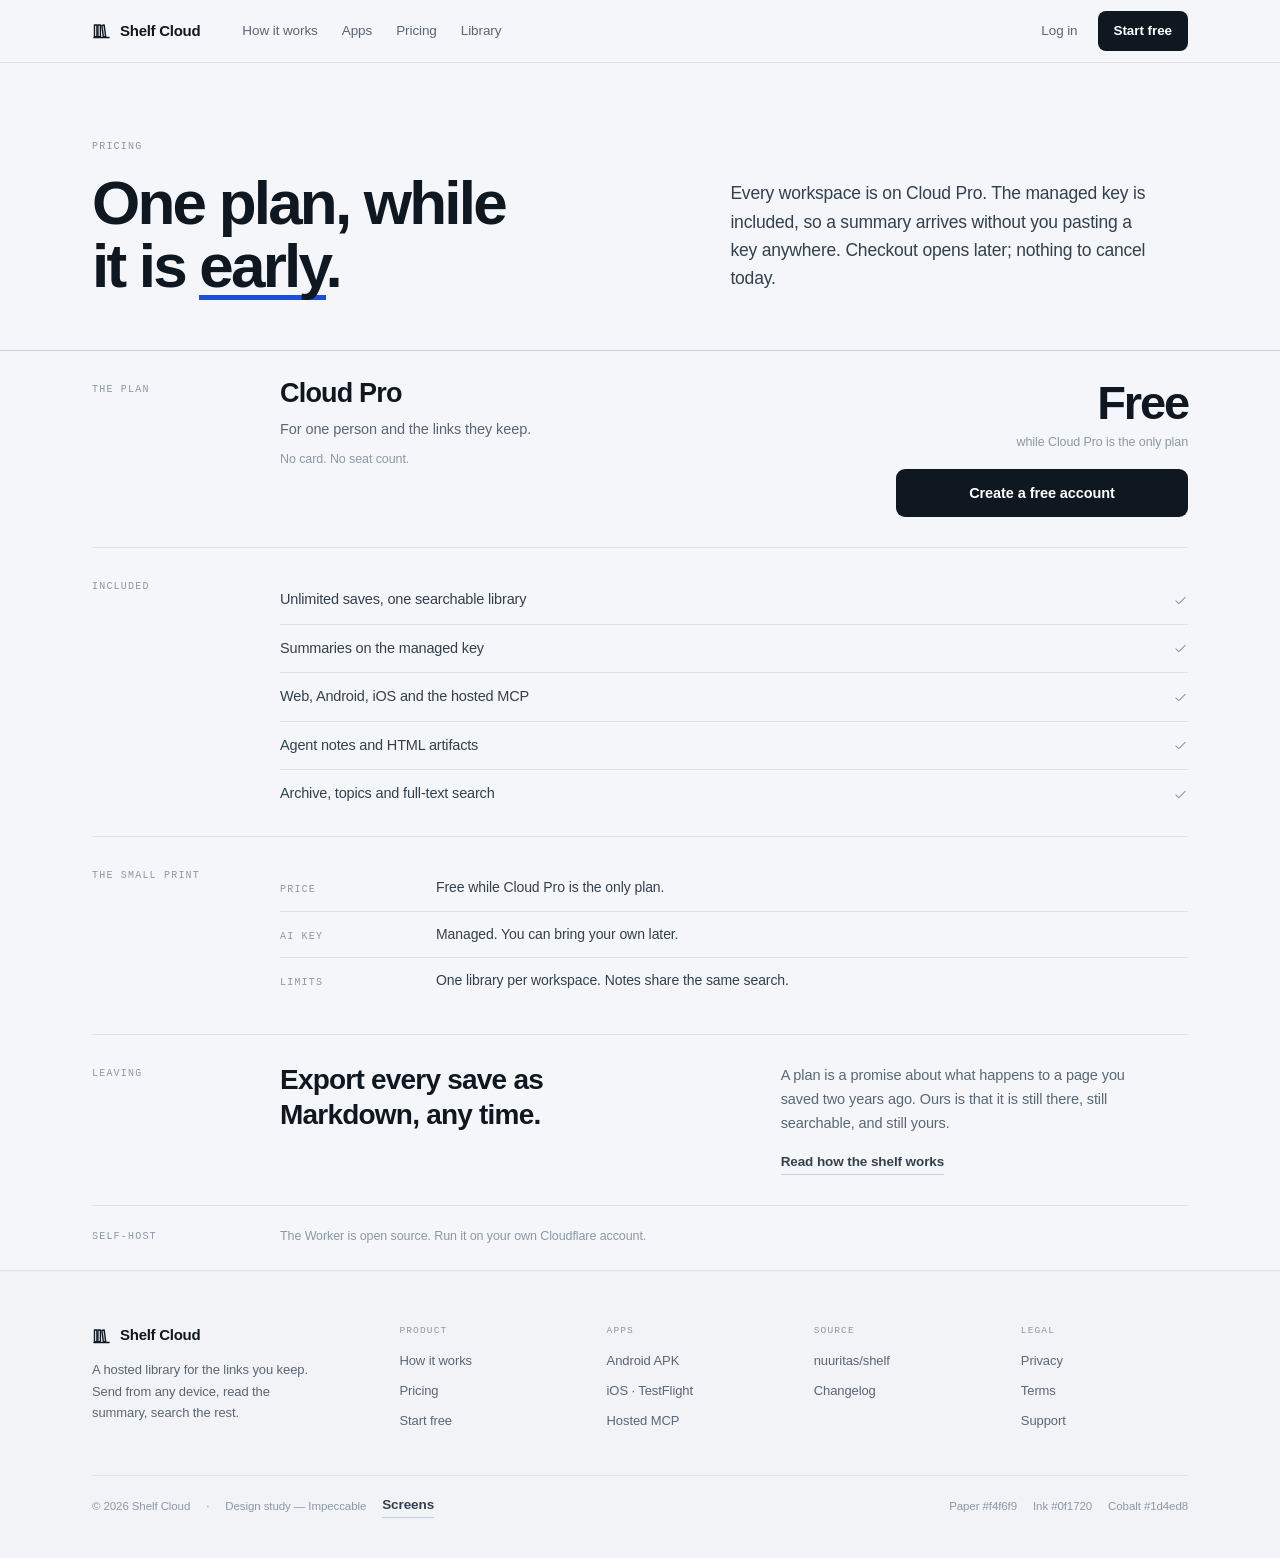
<file: pricing.html>
<!doctype html>
<html lang="en">
<head>
<meta charset="utf-8">
<meta name="viewport" content="width=device-width,initial-scale=1,viewport-fit=cover">
<title>Pricing · Shelf Cloud</title>
<meta name="description" content="Shelf Cloud pricing: every workspace is on Cloud Pro, with the managed AI key included.">
<meta name="theme-color" content="#f4f6f9">
<script>document.documentElement.className+=' js';(function(){setTimeout(function(){if(window.__shelfMotion)return;var n=document.querySelectorAll('.rv');for(var i=0;i<n.length;i++)n[i].classList.add('in')},2600)})()</script>
<link rel="canonical" href="https://nuuritas.github.io/shelf-impeccable/pricing.html">
<meta name="robots" content="index,follow,max-image-preview:large">
<link rel="icon" href="assets/icon.svg" type="image/svg+xml">
<link rel="icon" href="assets/icon-32.png" sizes="32x32" type="image/png">
<link rel="icon" href="assets/icon-16.png" sizes="16x16" type="image/png">
<link rel="apple-touch-icon" href="assets/icon-180.png">
<link rel="manifest" href="site.webmanifest">
<meta property="og:type" content="website">
<meta property="og:site_name" content="Shelf Cloud">
<meta property="og:locale" content="en_US">
<meta property="og:title" content="Pricing · Shelf Cloud">
<meta property="og:description" content="Shelf Cloud pricing: every workspace is on Cloud Pro, with the managed AI key included.">
<meta property="og:url" content="https://nuuritas.github.io/shelf-impeccable/pricing.html">
<meta property="og:image" content="https://nuuritas.github.io/shelf-impeccable/assets/og.png">
<meta property="og:image:type" content="image/png">
<meta property="og:image:width" content="1200">
<meta property="og:image:height" content="630">
<meta property="og:image:alt" content="The Shelf Cloud mark beside a saved link card and its summary.">
<meta name="twitter:card" content="summary_large_image">
<meta name="twitter:title" content="Pricing · Shelf Cloud">
<meta name="twitter:description" content="Shelf Cloud pricing: every workspace is on Cloud Pro, with the managed AI key included.">
<meta name="twitter:image" content="https://nuuritas.github.io/shelf-impeccable/assets/og.png">
<meta name="twitter:image:alt" content="The Shelf Cloud mark beside a saved link card and its summary.">
<link rel="stylesheet" href="assets/app.css?v=f8f0ab3d">
<link rel="stylesheet" href="assets/pages.css?v=bf58989a">
</head>
<body>

<header class="site-nav">
  <div class="wrap">
    <a class="brand" href="index.html">
      <svg class="mark" viewBox="0 0 24 24" fill="none" stroke="currentColor" stroke-width="1.7" stroke-linejoin="round" stroke-linecap="round"><path d="M3.1 5.1h3.1v14.7H3.1z"/><path d="M7.5 5.1h3.1v14.7H7.5z"/><path d="M12.4 5.5l3-.4 1.9 14.5-3 .4z" fill="currentColor" fill-opacity=".18"/><path d="M2.4 20.9h19.2"/></svg>
      Shelf Cloud
    </a>
    <nav id="menu">
      <a href="index.html#how">How it works</a>
      <a href="index.html#apps">Apps</a>
      <a href="pricing.html">Pricing</a>
      <a href="library.html">Library</a>
    </nav>
    <div class="right">
      <a href="library.html">Log in</a>
      <a class="btn" href="library.html">Start free</a>
    </div>
    <button class="nav-toggle" type="button" aria-label="Menu" aria-expanded="false" data-nav-toggle><i></i></button>
  </div>
</header>

<main class="price">

  <section class="price-head">
    <div class="wrap">
      <p class="micro rv now">Pricing</p>
      <div class="price-head-grid">
        <h1 class="display rv now">One plan, while it is <em>early</em>.</h1>
        <p class="lede rv now" style="--d:.1s">Every workspace is on Cloud Pro. The managed key is included, so a summary arrives without you pasting a key anywhere. Checkout opens later; nothing to cancel today.</p>
      </div>
    </div>
  </section>

  <section class="spec">
    <div class="wrap">

      <div class="spec-row plan rv">
        <p class="micro">The plan</p>
        <div>
          <h2 class="plan-name">Cloud Pro</h2>
          <p class="body plan-who">For one person and the links they keep.</p>
          <p class="plan-fine">No card. No seat count.</p>
        </div>
        <div class="spec-price">
          <p class="free">Free</p>
          <p class="note">while Cloud Pro is the only plan</p>
          <a class="btn btn-lg" href="library.html">Create a free account</a>
        </div>
      </div>

      <div class="spec-row rv">
        <p class="micro">Included</p>
        <ul class="inc-list">
          <li>Unlimited saves, one searchable library
            <svg viewBox="0 0 24 24" fill="none" stroke="currentColor" stroke-width="1.7" stroke-linecap="round" stroke-linejoin="round" aria-hidden="true"><path d="M4.6 12.6l4.6 4.5L19.4 6.9"/></svg>
          </li>
          <li>Summaries on the managed key
            <svg viewBox="0 0 24 24" fill="none" stroke="currentColor" stroke-width="1.7" stroke-linecap="round" stroke-linejoin="round" aria-hidden="true"><path d="M4.6 12.6l4.6 4.5L19.4 6.9"/></svg>
          </li>
          <li>Web, Android, iOS and the hosted MCP
            <svg viewBox="0 0 24 24" fill="none" stroke="currentColor" stroke-width="1.7" stroke-linecap="round" stroke-linejoin="round" aria-hidden="true"><path d="M4.6 12.6l4.6 4.5L19.4 6.9"/></svg>
          </li>
          <li>Agent notes and HTML artifacts
            <svg viewBox="0 0 24 24" fill="none" stroke="currentColor" stroke-width="1.7" stroke-linecap="round" stroke-linejoin="round" aria-hidden="true"><path d="M4.6 12.6l4.6 4.5L19.4 6.9"/></svg>
          </li>
          <li>Archive, topics and full-text search
            <svg viewBox="0 0 24 24" fill="none" stroke="currentColor" stroke-width="1.7" stroke-linecap="round" stroke-linejoin="round" aria-hidden="true"><path d="M4.6 12.6l4.6 4.5L19.4 6.9"/></svg>
          </li>
        </ul>
      </div>

      <div class="spec-row rv">
        <p class="micro">The small print</p>
        <dl class="price-facts">
          <div class="f"><dt class="micro">Price</dt><dd>Free while Cloud Pro is the only plan.</dd></div>
          <div class="f"><dt class="micro">AI key</dt><dd>Managed. You can bring your own later.</dd></div>
          <div class="f"><dt class="micro">Limits</dt><dd>One library per workspace. Notes share the same search.</dd></div>
        </dl>
      </div>

      <div class="spec-row rv">
        <p class="micro">Leaving</p>
        <div class="leave-grid">
          <p class="promise">Export every save as Markdown, any time.</p>
          <div>
            <p class="body">A plan is a promise about what happens to a page you saved two years ago. Ours is that it is still there, still searchable, and still yours.</p>
            <a class="link" href="index.html#how">Read how the shelf works</a>
          </div>
        </div>
      </div>

      <div class="spec-row note-row rv">
        <p class="micro">Self-host</p>
        <p class="body">The Worker is open source. Run it on your own Cloudflare account.</p>
      </div>

    </div>
  </section>

</main>

<footer class="site-foot">
  <div class="wrap">
    <div class="foot-grid rv">
      <div>
        <a class="brand" href="index.html">
          <svg class="mark" viewBox="0 0 24 24" fill="none" stroke="currentColor" stroke-width="1.7" stroke-linejoin="round" stroke-linecap="round"><path d="M3.1 5.1h3.1v14.7H3.1z"/><path d="M7.5 5.1h3.1v14.7H7.5z"/><path d="M12.4 5.5l3-.4 1.9 14.5-3 .4z" fill="currentColor" fill-opacity=".18"/><path d="M2.4 20.9h19.2"/></svg>
          Shelf Cloud
        </a>
        <p class="blurb">A hosted library for the links you keep. Send from any device, read the summary, search the rest.</p>
      </div>
      <div>
        <p class="foot-h">Product</p>
        <ul>
          <li><a href="index.html#how">How it works</a></li>
          <li><a href="pricing.html">Pricing</a></li>
          <li><a href="library.html">Start free</a></li>
        </ul>
      </div>
      <div>
        <p class="foot-h">Apps</p>
        <ul>
          <li><a href="https://github.com/nuuritas/shelfcloud-apk/releases/latest" rel="noopener">Android APK</a></li>
          <li><a href="https://testflight.apple.com/join/mXUn54N4" rel="noopener">iOS · TestFlight</a></li>
          <li><a href="library.html">Hosted MCP</a></li>
        </ul>
      </div>
      <div>
        <p class="foot-h">Source</p>
        <ul>
          <li><a href="library.html">nuuritas/shelf</a></li>
          <li><a href="library.html">Changelog</a></li>
        </ul>
      </div>
      <div>
        <p class="foot-h">Legal</p>
        <ul>
          <li><a href="library.html">Privacy</a></li>
          <li><a href="library.html">Terms</a></li>
          <li><a href="library.html">Support</a></li>
        </ul>
      </div>
    </div>
    <div class="foot-bottom">
      <span>© 2026 Shelf Cloud</span>
      <span>·</span>
      <span>Design study — Impeccable</span>
      <a class="link" href="screens.html">Screens</a>
      <span class="right"><span>Paper #f4f6f9</span><span>Ink #0f1720</span><span>Cobalt #1d4ed8</span></span>
    </div>
  </div>
</footer>

<script src="assets/app.js?v=3df41100"></script>
</body>
</html>
</file>
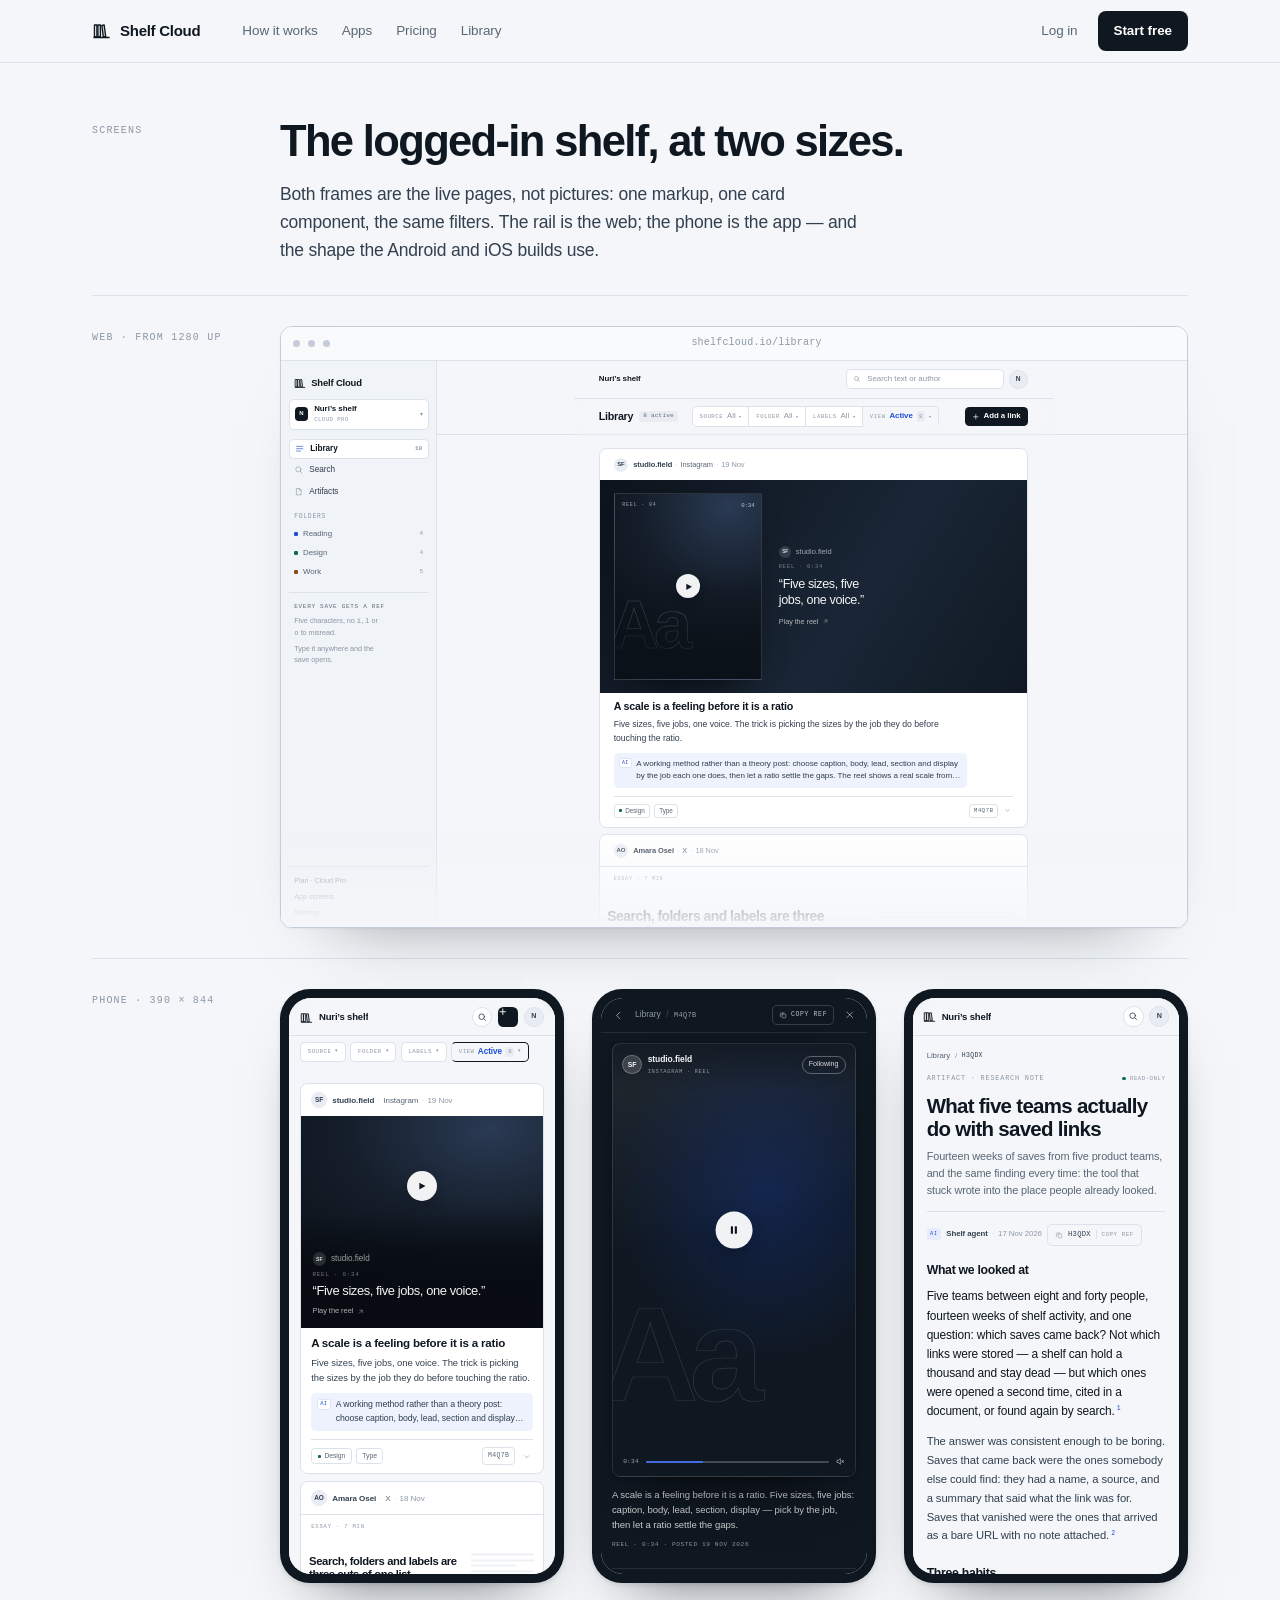
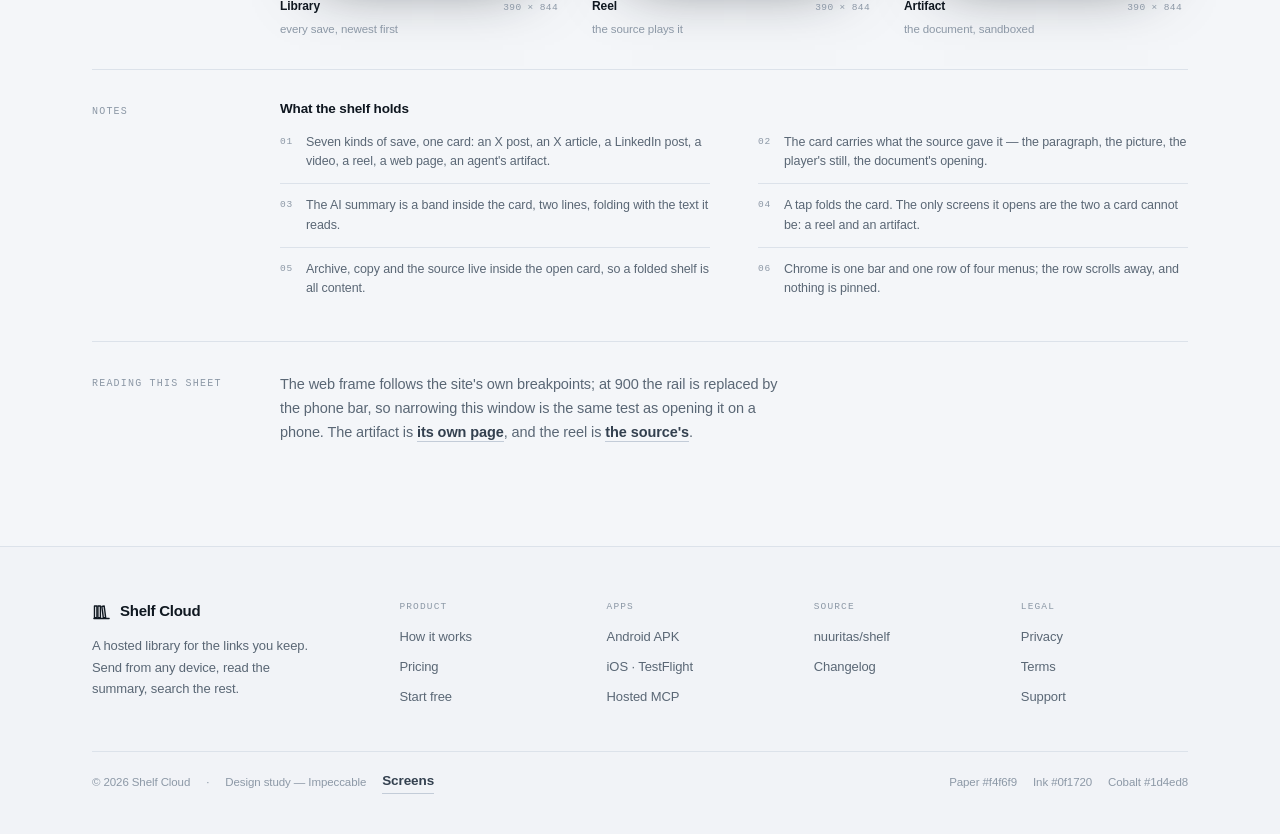
<file: screens.html>
<!doctype html>
<html lang="en">
<head>
<meta charset="utf-8">
<meta name="viewport" content="width=device-width,initial-scale=1,viewport-fit=cover">
<title>Screens · Shelf Cloud</title>
<meta name="description" content="The logged-in Shelf Cloud app at two sizes: the web library and the phone library.">
<meta name="theme-color" content="#f4f6f9">
<script>document.documentElement.className+=' js';(function(){setTimeout(function(){if(window.__shelfMotion)return;var n=document.querySelectorAll('.rv');for(var i=0;i<n.length;i++)n[i].classList.add('in')},2600)})()</script>
<link rel="canonical" href="https://nuuritas.github.io/shelf-impeccable/screens.html">
<meta name="robots" content="index,follow,max-image-preview:large">
<link rel="icon" href="assets/icon.svg" type="image/svg+xml">
<link rel="icon" href="assets/icon-32.png" sizes="32x32" type="image/png">
<link rel="icon" href="assets/icon-16.png" sizes="16x16" type="image/png">
<link rel="apple-touch-icon" href="assets/icon-180.png">
<link rel="manifest" href="site.webmanifest">
<meta property="og:type" content="website">
<meta property="og:site_name" content="Shelf Cloud">
<meta property="og:locale" content="en_US">
<meta property="og:title" content="Screens · Shelf Cloud">
<meta property="og:description" content="The logged-in Shelf Cloud app at two sizes: the web library and the phone library.">
<meta property="og:url" content="https://nuuritas.github.io/shelf-impeccable/screens.html">
<meta property="og:image" content="https://nuuritas.github.io/shelf-impeccable/assets/og.png">
<meta property="og:image:type" content="image/png">
<meta property="og:image:width" content="1200">
<meta property="og:image:height" content="630">
<meta property="og:image:alt" content="The Shelf Cloud mark beside a saved link card and its summary.">
<meta name="twitter:card" content="summary_large_image">
<meta name="twitter:title" content="Screens · Shelf Cloud">
<meta name="twitter:description" content="The logged-in Shelf Cloud app at two sizes: the web library and the phone library.">
<meta name="twitter:image" content="https://nuuritas.github.io/shelf-impeccable/assets/og.png">
<meta name="twitter:image:alt" content="The Shelf Cloud mark beside a saved link card and its summary.">
<link rel="stylesheet" href="assets/app.css?v=f8f0ab3d">
<link rel="stylesheet" href="assets/pages.css?v=bf58989a">
</head>
<body>

<header class="site-nav">
  <div class="wrap">
    <a class="brand" href="index.html">
      <svg class="mark" viewBox="0 0 24 24" fill="none" stroke="currentColor" stroke-width="1.7" stroke-linejoin="round" stroke-linecap="round"><path d="M3.1 5.1h3.1v14.7H3.1z"/><path d="M7.5 5.1h3.1v14.7H7.5z"/><path d="M12.4 5.5l3-.4 1.9 14.5-3 .4z" fill="currentColor" fill-opacity=".18"/><path d="M2.4 20.9h19.2"/></svg>
      Shelf Cloud
    </a>
    <nav id="menu">
      <a href="index.html#how">How it works</a>
      <a href="index.html#apps">Apps</a>
      <a href="pricing.html">Pricing</a>
      <a href="library.html">Library</a>
    </nav>
    <div class="right">
      <a href="library.html">Log in</a>
      <a class="btn" href="library.html">Start free</a>
    </div>
    <button class="nav-toggle" type="button" aria-label="Menu" aria-expanded="false" data-nav-toggle><i></i></button>
  </div>
</header>

<main class="sheet">
  <div class="wrap">

    <section class="sheet-row head rv now">
      <p class="micro">Screens</p>
      <div>
        <h1 class="sheet-h">The logged-in shelf, at two sizes.</h1>
        <p class="lede sheet-lede">Both frames are the live pages, not pictures: one markup, one card component, the same filters. The rail is the web; the phone is the app — and the shape the Android and iOS builds use.</p>
      </div>
    </section>

    <section class="sheet-row web-sec rv">
      <p class="micro">Web · from 1280 up</p>
      <figure class="frame web-frame">
        <div class="chrome"><i></i><i></i><i></i><span class="url">shelfcloud.io/library</span></div>
        <div class="vp"><iframe src="library.html" title="The Shelf Cloud library at desktop width"></iframe></div>
      </figure>
    </section>

    <section class="sheet-row rv">
      <p class="micro">Phone · 390 × 844</p>
      <div class="bezel-row">
        <figure class="phone">
          <div class="bezel"><div class="screen"><iframe src="library.html" title="The Shelf Cloud library on a phone"></iframe></div></div>
          <figcaption><b>Library</b><span class="ref">390 × 844</span><span class="d">every save, newest first</span></figcaption>
        </figure>
        <figure class="phone">
          <div class="bezel"><div class="screen"><iframe src="player.html" title="A reel on the source's own player"></iframe></div></div>
          <figcaption><b>Reel</b><span class="ref">390 × 844</span><span class="d">the source plays it</span></figcaption>
        </figure>
        <figure class="phone">
          <div class="bezel"><div class="screen"><iframe src="post.html" title="An agent artifact on a phone"></iframe></div></div>
          <figcaption><b>Artifact</b><span class="ref">390 × 844</span><span class="d">the document, sandboxed</span></figcaption>
        </figure>
      </div>
    </section>

    <section class="sheet-row rv">
      <p class="micro">Notes</p>
      <div>
        <h2 class="note-h">What the shelf holds</h2>
        <ol class="note-list">
          <li><span class="n">01</span><span>Seven kinds of save, one card: an X post, an X article, a LinkedIn post, a video, a reel, a web page, an agent's artifact.</span></li>
          <li><span class="n">02</span><span>The card carries what the source gave it — the paragraph, the picture, the player's still, the document's opening.</span></li>
          <li><span class="n">03</span><span>The AI summary is a band inside the card, two lines, folding with the text it reads.</span></li>
          <li><span class="n">04</span><span>A tap folds the card. The only screens it opens are the two a card cannot be: a reel and an artifact.</span></li>
          <li><span class="n">05</span><span>Archive, copy and the source live inside the open card, so a folded shelf is all content.</span></li>
          <li><span class="n">06</span><span>Chrome is one bar and one row of four menus; the row scrolls away, and nothing is pinned.</span></li>
        </ol>
      </div>
    </section>

    <section class="sheet-row tail rv">
      <p class="micro">Reading this sheet</p>
      <p class="body">The web frame follows the site's own breakpoints; at 900 the rail is replaced by the phone bar, so narrowing this window is the same test as opening it on a phone. The artifact is <a class="link" href="post.html">its own page</a>, and the reel is <a class="link" href="player.html">the source's</a>.</p>
    </section>

  </div>
</main>

<footer class="site-foot">
  <div class="wrap">
    <div class="foot-grid rv">
      <div>
        <a class="brand" href="index.html">
          <svg class="mark" viewBox="0 0 24 24" fill="none" stroke="currentColor" stroke-width="1.7" stroke-linejoin="round" stroke-linecap="round"><path d="M3.1 5.1h3.1v14.7H3.1z"/><path d="M7.5 5.1h3.1v14.7H7.5z"/><path d="M12.4 5.5l3-.4 1.9 14.5-3 .4z" fill="currentColor" fill-opacity=".18"/><path d="M2.4 20.9h19.2"/></svg>
          Shelf Cloud
        </a>
        <p class="blurb">A hosted library for the links you keep. Send from any device, read the summary, search the rest.</p>
      </div>
      <div>
        <p class="foot-h">Product</p>
        <ul>
          <li><a href="index.html#how">How it works</a></li>
          <li><a href="pricing.html">Pricing</a></li>
          <li><a href="library.html">Start free</a></li>
        </ul>
      </div>
      <div>
        <p class="foot-h">Apps</p>
        <ul>
          <li><a href="https://github.com/nuuritas/shelfcloud-apk/releases/latest" rel="noopener">Android APK</a></li>
          <li><a href="https://testflight.apple.com/join/mXUn54N4" rel="noopener">iOS · TestFlight</a></li>
          <li><a href="library.html">Hosted MCP</a></li>
        </ul>
      </div>
      <div>
        <p class="foot-h">Source</p>
        <ul>
          <li><a href="library.html">nuuritas/shelf</a></li>
          <li><a href="library.html">Changelog</a></li>
        </ul>
      </div>
      <div>
        <p class="foot-h">Legal</p>
        <ul>
          <li><a href="library.html">Privacy</a></li>
          <li><a href="library.html">Terms</a></li>
          <li><a href="library.html">Support</a></li>
        </ul>
      </div>
    </div>
    <div class="foot-bottom">
      <span>© 2026 Shelf Cloud</span>
      <span>·</span>
      <span>Design study — Impeccable</span>
      <a class="link" href="screens.html">Screens</a>
      <span class="right"><span>Paper #f4f6f9</span><span>Ink #0f1720</span><span>Cobalt #1d4ed8</span></span>
    </div>
  </div>
</footer>

<script src="assets/app.js?v=3df41100"></script>
</body>
</html>
</file>
<file: assets/app.css>
/* Shelf Cloud — the Impeccable cut.
   One system: paper, ink, one cobalt, hairlines do the work.
   Tokens first, then primitives, then the two shells (site + app). */

:root{
  --paper:#f4f6f9;
  --deep:#e9edf3;
  --card:#ffffff;
  --ink:#0f1720;
  --ink-soft:#33404f;
  --soft:#5a6775;
  --faint:#8c98a6;
  --rule:#dce2ea;
  --rule-strong:#c3ccd8;
  --accent:#1d4ed8;
  --accent-wash:#e7ecfd;
  --ok:#0f6b4c;
  --warn:#8a4b0f;

  --sans:ui-sans-serif,-apple-system,BlinkMacSystemFont,"Segoe UI",Roboto,Helvetica,Arial,sans-serif;
  --mono:ui-monospace,"SF Mono",SFMono-Regular,Menlo,Consolas,monospace;

  --w:1160px;
  --pad:32px;
  --r:10px;
  --r-sm:7px;
  --speed:180ms;
}

*,*::before,*::after{box-sizing:border-box}
[hidden]{display:none!important}
html{-webkit-text-size-adjust:100%}
body{
  margin:0;background:var(--paper);color:var(--ink);
  font-family:var(--sans);font-size:15.5px;line-height:1.62;
  letter-spacing:-.006em;-webkit-font-smoothing:antialiased;text-rendering:optimizeLegibility;
}
a{color:inherit;text-decoration:none}
button{font:inherit;color:inherit;background:none;border:0;padding:0;cursor:pointer}
img,svg{display:block}
::selection{background:var(--accent);color:#fff}
:focus-visible{outline:2px solid var(--accent);outline-offset:2px;border-radius:3px}

h1,h2,h3,h4{margin:0;font-weight:640;letter-spacing:-.02em;line-height:1.15}
p{margin:0}
ul,ol,dl,dd{margin:0;padding:0}
li{list-style:none}

.wrap{width:100%;max-width:var(--w);margin:0 auto;padding:0 var(--pad)}

/* ---------------------------------------------------------------- type */
.display{font-size:clamp(35px,5.1vw,62px);line-height:1.02;letter-spacing:-.045em;font-weight:650}
.display em{
  font-style:normal;
  background-image:linear-gradient(var(--accent),var(--accent));
  background-repeat:no-repeat;
  background-position:0 100%;
  background-size:100% .085em;
}
.h2{font-size:clamp(24px,2.5vw,32px);line-height:1.16;letter-spacing:-.027em;font-weight:640}
.h3{font-size:18px;line-height:1.34;letter-spacing:-.016em;font-weight:590}
.lede{font-size:17.5px;line-height:1.62;color:var(--ink-soft);letter-spacing:-.011em}
.body{font-size:14.5px;line-height:1.66;color:var(--soft)}
.micro{font-family:var(--mono);font-size:10px;letter-spacing:.12em;text-transform:uppercase;color:var(--faint)}
.mono{font-family:var(--mono);font-size:11.5px;letter-spacing:.01em}

/* ---------------------------------------------------------------- atoms */
.btn{
  display:inline-flex;align-items:center;justify-content:center;gap:7px;
  height:40px;padding:0 16px;border-radius:8px;background:var(--ink);color:#fff;
  font-size:13.5px;font-weight:560;letter-spacing:-.006em;
  transition:background var(--speed) ease,transform var(--speed) ease;
}
.btn:hover{background:#1b2734}
.btn:active{transform:translateY(1px)}
.btn-lg{height:48px;padding:0 22px;border-radius:9px;font-size:14.5px;font-weight:570}
.btn-accent{background:var(--accent)}
.btn-accent:hover{background:#1a45c2}
.link{font-size:13.5px;font-weight:550;color:var(--ink-soft);border-bottom:1px solid var(--rule-strong);padding-bottom:1px;transition:color var(--speed),border-color var(--speed)}
.link:hover{color:var(--accent);border-color:var(--accent)}
.link-quiet{color:var(--soft);font-weight:460;border-bottom:1px solid transparent}
.link-quiet:hover{color:var(--ink);border-color:var(--rule-strong)}

.chip{
  display:inline-flex;align-items:center;height:20px;padding:0 7px;border-radius:4px;
  background:var(--deep);font-family:var(--mono);font-size:10px;letter-spacing:.03em;
  color:var(--ink-soft);text-transform:none;
}
.chip-outline{background:transparent;border:1px solid var(--rule);color:var(--soft)}
.ref{font-family:var(--mono);font-size:10.5px;letter-spacing:.04em;color:var(--ink-soft)}
.ref-box{display:inline-flex;align-items:center;height:22px;padding:0 7px;border:1px solid var(--rule);border-radius:4px;background:#fff}

.card{background:var(--card);border:1px solid var(--rule);border-radius:var(--r)}

section[id],#apps{scroll-margin-top:76px}

/* ---------------------------------------------------------------- site nav */
.site-nav{
  position:sticky;top:0;z-index:40;background:rgba(244,246,249,.88);
  backdrop-filter:saturate(180%) blur(12px);-webkit-backdrop-filter:saturate(180%) blur(12px);
  border-bottom:1px solid var(--rule);
}
.site-nav .wrap{display:flex;align-items:center;gap:28px;height:62px}
.brand{display:flex;align-items:center;gap:9px;font-size:15px;font-weight:650;letter-spacing:-.018em}
.m-brand{display:none;font-size:14px}
.m-brand .mark{width:17px;height:17px}
.brand .mark{width:19px;height:19px;flex:none}
.site-nav nav{display:flex;align-items:center;gap:24px;margin-left:14px;font-size:13.5px;color:var(--soft)}
.site-nav nav a{transition:color var(--speed)}
.site-nav nav a:hover{color:var(--ink)}
.site-nav .right{margin-left:auto;display:flex;align-items:center;gap:20px;font-size:13.5px;color:var(--soft)}
.nav-toggle{display:none;margin-left:auto;width:40px;height:40px;border:1px solid var(--rule-strong);border-radius:8px;align-items:center;justify-content:center}
.nav-toggle i{display:block;width:15px;height:1.5px;background:var(--ink);position:relative}
.nav-toggle i:before,.nav-toggle i:after{content:"";position:absolute;left:0;width:15px;height:1.5px;background:var(--ink)}
.nav-toggle i:before{top:-5px}.nav-toggle i:after{top:5px}

/* ---------------------------------------------------------------- hero */
.hero{padding:84px 0 64px}
.hero .wrap{display:grid;grid-template-columns:minmax(0,1.02fr) minmax(0,.98fr);gap:72px;align-items:start}
.hero-copy{padding-top:8px}
.hero-copy .display{max-width:13ch}
.hero-copy .lede{margin-top:20px;max-width:42ch}
.hero-actions{display:flex;align-items:center;gap:20px;margin-top:28px}
.hero-note{margin-top:14px;font-size:12.5px;color:var(--faint);line-height:1.6}

/* the shelf, shown as the product actually renders it */
.shelf-card{padding:18px 19px 16px;box-shadow:0 1px 2px rgba(15,23,32,.04),0 18px 40px -32px rgba(15,23,32,.35)}
.shelf-card .meta{display:flex;align-items:center;gap:8px;font-family:var(--mono);font-size:10px;letter-spacing:.05em;text-transform:uppercase;color:var(--faint)}
.shelf-card .meta b{color:var(--soft);font-weight:500;text-transform:none;letter-spacing:0;font-size:11px}
.shelf-card .meta .when{text-transform:none;letter-spacing:.01em;font-size:10.5px}
.shelf-card h2,.shelf-card h3{margin-top:11px;font-size:20px;line-height:1.3;letter-spacing:-.021em;font-weight:600}
.shelf-card .summary{margin-top:8px;font-size:13.5px;line-height:1.62;color:var(--soft)}
.shelf-card .foot{display:flex;align-items:center;gap:8px;margin-top:14px;padding-top:12px;border-top:1px solid var(--rule);font-size:11.5px;color:var(--faint)}
.shelf-card .foot .ref-box{margin-left:auto}

.shelf-next{margin-top:14px;border:1px solid var(--rule);border-radius:var(--r);background:rgba(255,255,255,.55);overflow:hidden}
.shelf-next a{display:flex;align-items:center;gap:10px;padding:11px 14px;font-size:12.5px;color:var(--ink-soft);transition:background var(--speed)}
.shelf-next a+a{border-top:1px solid var(--rule)}
.shelf-next a:hover{background:#fff}
.shelf-next .dot{width:5px;height:5px;border-radius:50%;background:var(--rule-strong);flex:none}
.shelf-next .t{min-width:0;overflow:hidden;text-overflow:ellipsis;white-space:nowrap}
.shelf-next .ref{margin-left:auto;flex:none;color:var(--faint);font-size:10px}
.hero-aside{margin-top:10px;display:flex;align-items:center;gap:10px;font-size:11.5px;color:var(--faint)}
.hero-aside .line{flex:1;height:1px;background:var(--rule)}

/* ---------------------------------------------------------------- facts */
.facts{border-top:1px solid var(--rule);border-bottom:1px solid var(--rule)}
.facts .wrap{display:grid;grid-template-columns:repeat(3,minmax(0,1fr))}
.facts .f{padding:26px 0 28px;border-left:1px solid var(--rule);padding-left:26px}
.facts .f:first-child{border-left:0;padding-left:0}
.facts dt{margin-bottom:8px}
.facts dd{margin:0;font-size:14.5px;line-height:1.55;color:var(--ink-soft);max-width:30ch}

/* ---------------------------------------------------------------- sections */
.section{padding:88px 0}
.section-head{max-width:52ch}
/* the two product demos ported from the site: their own air under the head */
/* Their loops keep playing under prefers-reduced-motion: a mockup frozen on one
   frame shows nothing, and motion is what the page is demonstrating. The page's
   own entrance still narrows to a 6px rise there, so the preference is honoured
   everywhere it can be without emptying the demo. */
.showcase{margin-top:38px}
@media (max-width:900px){.showcase{margin-top:26px}}
.section-head .h2{margin-top:12px}
.section-head .body{margin-top:12px;max-width:54ch}

.steps{margin-top:44px;display:grid;grid-template-columns:repeat(3,minmax(0,1fr));border-top:1px solid var(--rule)}
.step{padding:24px 26px 0 0;border-right:1px solid var(--rule);margin-right:26px}
.step:last-child{border-right:0;margin-right:0;padding-right:0}
.step .n{font-family:var(--mono);font-size:10px;letter-spacing:.1em;color:var(--faint)}
.step h3{margin-top:10px}
.step p{margin-top:8px;font-size:13.5px;line-height:1.62;color:var(--soft)}

.agents{padding:0 0 88px}
.agents .panel{display:grid;grid-template-columns:minmax(0,1fr) minmax(0,460px);gap:56px;align-items:center;border-top:1px solid var(--rule);padding-top:56px}
.agents .body{margin-top:12px;max-width:46ch}
.agents .actions{margin-top:20px;display:flex;gap:18px;align-items:center}
.code{border-radius:var(--r);background:var(--ink);color:#e9edf3;overflow:hidden;border:1px solid #1b2734}
.code .bar{display:flex;align-items:center;gap:6px;padding:10px 14px;border-bottom:1px solid rgba(255,255,255,.08);font-family:var(--mono);font-size:9.5px;letter-spacing:.1em;text-transform:uppercase;color:#7f8b9b}
.code .bar .dot{width:6px;height:6px;border-radius:50%;background:#2b3849}
.code .bar span{margin-left:6px}
.code pre{margin:0;padding:16px;font-family:var(--mono);font-size:11.5px;line-height:1.75;overflow-x:auto;color:#cfd8e4}
.code .k{color:#8fb0ff}
.code .s{color:#a8d8bd}
.code .c{color:#63707f}

/* ---------------------------------------------------------------- pricing */
.plan-grid{display:grid;grid-template-columns:minmax(0,520px) minmax(0,1fr);gap:56px;align-items:start}
.plan-grid > :nth-child(2){max-width:400px}
.plan-card{padding:24px;border:1px solid var(--rule-strong);border-radius:var(--r);background:#fff}
.plan-card .row{display:flex;align-items:baseline;gap:8px}
.plan-card .price{font-size:34px;letter-spacing:-.04em;font-weight:650}
.plan-card .per{font-size:13px;color:var(--faint)}
.plan-card .body{margin-top:6px}
.plan-list{margin-top:18px;border-top:1px solid var(--rule)}
.plan-list li{display:flex;gap:9px;align-items:flex-start;padding:10px 0;border-bottom:1px solid var(--rule);font-size:13.5px;color:var(--ink-soft)}
.plan-list .tick{width:14px;height:14px;flex:none;margin-top:3px;border-radius:50%;background:var(--accent-wash);color:var(--accent);display:grid;place-items:center;font-size:8px}
.plan-card .btn{width:100%;margin-top:18px}
.plan-card .fine{margin-top:10px;font-size:11.5px;color:var(--faint);text-align:center}

/* ---------------------------------------------------------------- the library */
.lib-split{display:grid;grid-template-columns:minmax(0,1fr) minmax(0,430px);gap:72px;align-items:start}
.lib-copy .h2{margin-top:12px}
.lib-copy > .body{margin-top:12px;max-width:44ch}
.rows{margin-top:34px;border-top:1px solid var(--rule)}
.rows .row{display:grid;grid-template-columns:minmax(0,.9fr) minmax(0,1.25fr);gap:26px;padding:15px 0;border-bottom:1px solid var(--rule)}
.rows dt{font-size:14px;font-weight:580;letter-spacing:-.012em;line-height:1.45;color:var(--ink)}
.rows dd{margin:0;font-size:13.5px;line-height:1.6;color:var(--soft)}

.book{border:1px solid var(--rule);border-radius:14px;background:#fff;overflow:hidden;box-shadow:0 1px 2px rgba(15,23,32,.04),0 30px 54px -42px rgba(15,23,32,.45)}
.book-bar{display:flex;align-items:center;justify-content:space-between;padding:14px 16px 12px;border-bottom:1px solid var(--rule)}
.book-title{font-size:13.5px;font-weight:610;letter-spacing:-.014em}
.book-count{font-family:var(--mono);font-size:9.5px;letter-spacing:.08em;text-transform:uppercase;color:var(--faint)}
.book-search{display:flex;align-items:center;gap:8px;margin:12px 16px 0;padding:0 10px;height:34px;border:1px solid var(--rule);border-radius:7px;background:var(--paper);font-size:12px;color:var(--faint)}
.book-search span{min-width:0;overflow:hidden;text-overflow:ellipsis;white-space:nowrap}
.book-search kbd{margin-left:auto;flex:none;font-family:var(--mono);font-size:9.5px;color:var(--faint);border:1px solid var(--rule);border-radius:3px;padding:1px 4px;background:#fff}
.book-tabs{display:flex;gap:4px;padding:12px 14px 0;font-size:11.5px;color:var(--soft)}
.book-tabs span{display:inline-flex;align-items:center;gap:5px;padding:3px 9px;border-radius:5px;white-space:nowrap}
.book-tabs .on{background:var(--ink);color:#fff}
.book-tabs i{font-style:normal;font-family:var(--mono);font-size:9px;opacity:.65}
.book-list{margin-top:10px;padding:0 8px 6px}
.book-list li{display:grid;grid-template-columns:58px minmax(0,1fr) auto;align-items:center;gap:10px;padding:9px 8px;border-top:1px solid var(--rule);font-size:12px}
.book-list li:first-child{border-top:0}
.book-list .chip{width:58px;justify-content:center;overflow:hidden}
.book-list b{min-width:0;font-weight:530;font-size:12.5px;letter-spacing:-.012em;color:var(--ink);overflow:hidden;text-overflow:ellipsis;white-space:nowrap}
.book-list .ref{flex:none;font-size:10px;color:var(--faint)}
.book-foot{display:flex;justify-content:space-between;gap:10px;padding:11px 16px;border-top:1px solid var(--rule);background:#fafbfd;font-size:11px;color:var(--soft)}
.book-foot em{font-style:normal;color:var(--ink)}

/* ---------------------------------------------------------------- statement */
.statement{border-top:1px solid var(--rule);min-height:100svh;display:flex;align-items:center;padding:72px 0}
.statement > .wrap{width:100%}
.statement .wrap{display:grid;grid-template-columns:minmax(0,170px) minmax(0,1fr);gap:40px;align-items:start}
.statement-text{font-size:clamp(26px,3.4vw,42px);line-height:1.17;letter-spacing:-.032em;font-weight:560;max-width:27ch;color:var(--ink)}
.statement-text em{
  font-style:normal;
  background-image:linear-gradient(var(--accent),var(--accent));
  background-repeat:no-repeat;background-position:0 100%;background-size:100% .07em;
}
.client{padding:26px 34px 30px 0}
.client + .client{border-left:1px solid var(--rule);padding-left:34px}
.client .micro{margin-bottom:12px}
.client h3{font-size:19px;letter-spacing:-.02em;font-weight:590;line-height:1.34}
.client .body{margin-top:10px;max-width:40ch}
.client .link{display:inline-block;margin-top:18px}

/* ---------------------------------------------------------------- close */
.close{background:var(--ink);color:#fff;padding:84px 0 88px}
.close-grid{display:grid;grid-template-columns:minmax(0,1fr) minmax(0,400px);gap:64px;align-items:center}
.close .micro{color:rgba(255,255,255,.46)}
.close-h{margin-top:14px;font-size:clamp(32px,4vw,50px);line-height:1.05;letter-spacing:-.04em;font-weight:640}
.close-p{margin-top:14px;font-size:15px;line-height:1.6;color:rgba(255,255,255,.66);max-width:38ch}
.close-actions{display:flex;align-items:center;gap:24px;margin-top:26px}
.close .link{color:rgba(255,255,255,.84);border-color:rgba(255,255,255,.3)}
.close .link:hover{color:#fff;border-color:#fff}
.term{border:1px solid rgba(255,255,255,.14);border-radius:12px;background:rgba(255,255,255,.045);padding:17px 19px;font-family:var(--mono);font-size:11.5px;line-height:2.05;color:#cfd8e4;overflow-x:auto}
.term .p{color:#7f8b9b}
.term .ok{color:#9fd8bd}
.term .r{color:#fff}
.term .dim{color:#7f8b9b;font-size:10.5px;letter-spacing:.02em}

/* ---------------------------------------------------------------- site footer */
.site-foot{border-top:1px solid var(--rule);padding:52px 0 40px;background:#f1f3f7}
.foot-grid{display:grid;grid-template-columns:1.6fr repeat(4,minmax(0,1fr));gap:40px}
.foot-grid .blurb{margin-top:12px;font-size:13px;line-height:1.65;color:var(--soft);max-width:30ch}
.foot-grid .foot-h{font-family:var(--mono);font-size:9.5px;letter-spacing:.12em;text-transform:uppercase;color:var(--faint);font-weight:500}
.foot-grid ul{margin-top:12px;display:grid;gap:9px;font-size:13px;color:var(--soft)}
.foot-grid ul a:hover{color:var(--ink)}
.foot-bottom{display:flex;align-items:center;gap:16px;margin-top:44px;padding-top:18px;border-top:1px solid var(--rule);font-size:11.5px;color:var(--faint)}
.foot-bottom .right{margin-left:auto;display:flex;gap:16px}

/* ---------------------------------------------------------------- app shell
   One card, everywhere. The shelf is not a list of titles: a card holds what
   its source gave it — a paragraph, a picture, a player, a document — and
   folds rather than opening a page. The two things a card opens are the two a
   card cannot be: a reel plays on the source's own screen, and an artifact is
   a document. */
.shell{display:grid;grid-template-columns:236px minmax(0,1fr);min-height:100vh;background:var(--paper)}
.side{
  border-right:1px solid var(--rule);background:#f0f3f7;padding:16px 12px 16px;
  display:flex;flex-direction:column;position:sticky;top:0;height:100vh;
}
.side .brand{padding:6px 8px 14px}
.ws{display:flex;align-items:center;gap:9px;padding:7px 8px;border:1px solid var(--rule);border-radius:8px;background:#fff;margin-bottom:14px;text-align:left;width:100%}
.ws .stack{display:flex;flex-direction:column;min-width:0}
.ws .av{width:22px;height:22px;border-radius:6px;background:var(--ink);color:#fff;display:grid;place-items:center;font-size:9.5px;font-weight:600;flex:none}
.ws .name{font-size:12.5px;font-weight:560;line-height:1.2}
.ws .plan{margin-top:2px;white-space:nowrap;font-family:var(--mono);font-size:9px;letter-spacing:.08em;text-transform:uppercase;color:var(--faint)}
.ws .caret{margin-left:auto;color:var(--faint);font-size:10px}
.side-nav{display:grid;gap:2px}
.side-nav a{display:flex;align-items:center;gap:9px;height:32px;padding:0 9px;border-radius:7px;font-size:13px;color:var(--ink-soft);transition:background var(--speed),color var(--speed)}
.side-nav a:hover{background:#e6eaf1}
.side-nav a[aria-current="page"]{background:#fff;border:1px solid var(--rule);font-weight:560;color:var(--ink)}
.side-nav .i{width:15px;height:15px;flex:none;color:var(--faint)}
.side-nav a[aria-current="page"] .i{color:var(--accent)}
.side-nav .count{margin-left:auto;font-family:var(--mono);font-size:9.5px;color:var(--faint)}
.side-label{margin:16px 0 5px;padding:0 9px}
.side-topics{display:grid;gap:1px}
.side-topics a{display:flex;align-items:center;gap:8px;height:29px;padding:0 9px;border-radius:6px;font-size:12.5px;color:var(--soft);transition:background var(--speed),color var(--speed)}
.side-topics a:hover{background:#e6eaf1;color:var(--ink)}
.side-topics a[data-on]{background:#fff;border:1px solid var(--rule);color:var(--ink)}
.side-topics .sw{width:6px;height:6px;border-radius:2px;background:var(--rule-strong);flex:none}
.side-topics a:nth-child(1) .sw{background:#1d4ed8}
.side-topics a:nth-child(2) .sw{background:#0f6b4c}
.side-topics a:nth-child(3) .sw{background:#8a4b0f}
.side-topics .count{margin-left:auto;font-family:var(--mono);font-size:9.5px;color:var(--faint)}
.side-foot{margin-top:auto;padding:12px 9px 0;border-top:1px solid var(--rule);display:grid;gap:7px;font-size:11.5px;color:var(--faint)}
.side-foot a:hover{color:var(--ink)}

.main{min-width:0;display:flex;flex-direction:column}
.app-bar{position:sticky;top:0;z-index:30;display:flex;align-items:center;gap:14px;height:56px;padding:0 24px;
  border-bottom:1px solid var(--rule);background:rgba(244,246,249,.93);backdrop-filter:blur(10px)}
.crumbs{display:flex;align-items:center;gap:7px;min-width:0;font-size:12.5px;color:var(--faint);white-space:nowrap}
.crumbs b{color:var(--ink);font-weight:560;overflow:hidden;text-overflow:ellipsis}
.crumbs .sep{color:var(--rule-strong)}
.app-bar .right{margin-left:auto;display:flex;align-items:center;gap:8px;flex:none}
.total{font-family:var(--mono);font-size:10px;letter-spacing:.02em;color:var(--faint);margin-right:2px}
.search{display:flex;align-items:center;gap:8px;height:32px;width:250px;padding:0 10px;
  border:1px solid var(--rule);border-radius:7px;background:#fff;transition:border-color var(--speed),box-shadow var(--speed)}
.search:focus-within{border-color:var(--accent);box-shadow:0 0 0 3px rgba(29,78,216,.1)}
.search input{flex:1;min-width:0;border:0;outline:0;background:none;font:inherit;font-size:12.5px;color:var(--ink)}
.search input::placeholder{color:var(--faint)}
.search .i{width:12px;height:12px;color:var(--faint);flex:none}
.av-btn{width:30px;height:30px;border-radius:50%;background:var(--deep);color:var(--ink-soft);display:grid;place-items:center;
  font-size:10.5px;font-weight:600;border:1px solid var(--rule)}
.icon-round{width:30px;height:30px;border-radius:50%;border:1px solid var(--rule);background:#fff;color:var(--ink-soft);display:none;place-items:center}
.m-only{display:none}
.btn-sm{height:30px;padding:0 11px;border-radius:7px;font-size:12.5px}

.col{width:100%;max-width:764px;margin:0 auto;padding:0 28px}
.app-body{padding:14px 0 88px}

/* four menus, one row, no tabs: active/archived is a cut of the same shelf,
   not a place, and the row scrolls away with the page instead of pinning */
.filters{display:flex;align-items:center;gap:5px;padding:0 0 12px}
.fmenu{position:relative;flex:none}
.fmenu>summary{list-style:none;display:inline-flex;align-items:center;gap:6px;height:28px;padding:0 9px;
  border:1px solid var(--rule);border-radius:7px;background:#fff;font-size:12px;color:var(--soft);
  cursor:pointer;white-space:nowrap;transition:border-color var(--speed),color var(--speed)}
.fmenu>summary::-webkit-details-marker{display:none}
.fmenu>summary:hover{border-color:var(--rule-strong);color:var(--ink)}
.fmenu[open]>summary{border-color:var(--rule-strong);color:var(--ink)}
.fmenu.is-set>summary{border-color:var(--ink)}
.fmenu .fname{font-size:11px;color:var(--faint)}
.fmenu .fval{color:var(--ink);font-weight:550}
.fmenu .fcount{font-family:var(--mono);font-size:9px;color:var(--faint)}
.fmenu .caret{color:var(--faint);font-size:8px;line-height:1}
.fmenu .panel{position:absolute;left:0;top:calc(100% + 5px);z-index:40;min-width:214px;background:#fff;
  border:1px solid var(--rule);border-radius:10px;padding:5px;
  box-shadow:0 2px 6px rgba(15,23,32,.06),0 18px 40px -26px rgba(15,23,32,.45)}
.fmenu:nth-last-child(1) .panel,.fmenu:nth-last-child(2) .panel{left:auto;right:0}
.fmenu .panel .phead{padding:5px 9px 6px;font-family:var(--mono);font-size:9px;letter-spacing:.1em;text-transform:uppercase;color:var(--faint)}
.fmenu .panel a{display:flex;align-items:center;gap:8px;padding:7px 9px;border-radius:6px;font-size:12.8px;color:var(--ink-soft)}
.fmenu .panel a:hover{background:var(--deep)}
.fmenu .panel a[aria-current="true"]{background:var(--accent-wash);color:var(--accent)}
.fmenu .panel .n{margin-left:auto;font-family:var(--mono);font-size:9.5px;color:var(--faint)}

/* ---------------------------------------------------------------- the save */
.list{display:flex;flex-direction:column;gap:8px}
.save{background:var(--card);border:1px solid var(--rule);border-radius:11px;padding:13px 14px;min-width:0;
  transition:border-color var(--speed),background var(--speed)}
.save:hover{border-color:var(--rule-strong)}
.save.is-open{border-color:var(--rule-strong);box-shadow:0 1px 2px rgba(15,23,32,.04)}
.save-top{display:flex;align-items:center;gap:7px;min-width:0}
.av{width:23px;height:23px;border-radius:50%;background:var(--deep);color:var(--ink-soft);display:grid;place-items:center;
  font-size:9.5px;font-weight:600;flex:none}
.by{display:flex;align-items:center;gap:5px;min-width:0;font-size:11.8px;color:var(--faint);white-space:nowrap;overflow:hidden}
.by b{color:var(--ink-soft);font-weight:560;overflow:hidden;text-overflow:ellipsis}
.by .d{color:var(--rule-strong)}
.by .src{color:var(--soft);flex:none}
a.src:hover{color:var(--accent)}
.save-top .tail{margin-left:auto;display:flex;align-items:center;gap:1px;flex:none}
.ref{font-family:var(--mono);font-size:9.5px;letter-spacing:.05em;color:var(--faint);padding:2px 5px;
  border-radius:5px;border:1px solid transparent;transition:color var(--speed),border-color var(--speed)}
.ref:hover{color:var(--ink);border-color:var(--rule)}
.fold{width:22px;height:22px;border-radius:5px;display:grid;place-items:center;color:var(--faint)}
.fold:hover{background:var(--deep);color:var(--ink)}
.fold svg{transition:transform var(--speed)}
.save.is-open .fold svg{transform:rotate(180deg)}
.save h2{margin-top:8px;font-size:15.5px;line-height:1.33;letter-spacing:-.015em;font-weight:570}
.save h2 a:hover{text-decoration:underline;text-underline-offset:2px}
.save .txt{margin-top:4px;font-size:13.4px;line-height:1.56;color:var(--ink-soft);max-width:64ch;overflow-wrap:anywhere}
.save .clamp{overflow:hidden;display:-webkit-box;-webkit-box-orient:vertical;-webkit-line-clamp:2}
.save.is-open .clamp{display:block;-webkit-line-clamp:unset;overflow:visible}

/* the summary is part of the save, not a second screen: one band, two lines,
   and the same fold as the text it reads */
.ai{display:flex;gap:7px;margin-top:9px;padding:7px 9px;border-radius:8px;background:linear-gradient(180deg,#eff3fe,#edf2fd)}
.ai-mark{flex:none;width:21px;height:16px;margin-top:1px;border-radius:4px;border:1px solid #dde4f7;background:#fff;
  color:var(--accent);font-family:var(--mono);font-size:8px;letter-spacing:.06em;display:grid;place-items:center}
.ai p{font-size:12.6px;line-height:1.52;color:var(--ink-soft)}

/* the fold's actions: no cost while the card is folded, and the only place an
   archive lives, so the shelf keeps one list instead of a tab per cut */
.acts{display:none;align-items:center;gap:2px;margin-top:10px;padding-top:8px;border-top:1px solid var(--rule)}
.save.is-open .acts{display:flex}
.acts button,.acts a{font-size:11.5px;color:var(--soft);padding:5px 7px;border-radius:5px;transition:background var(--speed),color var(--speed)}
.acts button:hover,.acts a:hover{background:var(--deep);color:var(--ink)}
.acts .sp{color:var(--accent)}
.acts .sp{margin-left:auto}
.d-only{display:inline}

.labels{display:flex;align-items:center;gap:5px;flex-wrap:wrap;margin-top:8px}
.lab{font-size:10px;line-height:1.6;padding:1px 6px;border:1px solid var(--rule);border-radius:4px;color:var(--faint)}
.lab:hover{color:var(--ink);border-color:var(--rule-strong)}

/* an artifact is the one object that is not a link: it gets the one wash */
.save.note{background:linear-gradient(180deg,#fbfcff,#f6f8ff);border-color:#dfe5f4}
.save.note:hover{border-color:#ccd6ef}
.save.note.is-open{border-color:#c3cfec}
.save.note .av{background:var(--accent);color:#fff;font-family:var(--mono);font-size:7.5px;letter-spacing:.06em}
.save.note h2{font-size:16px}
.note-tag{font-family:var(--mono);font-size:8px;letter-spacing:.08em;text-transform:uppercase;color:var(--accent);
  background:#fff;border:1px solid #dde4f7;border-radius:4px;padding:1px 4px}

/* ---------------------------------------------------------------- stills
   A save that came with a picture shows that picture, not a generic band: the
   poster cropped to the card's height, and for a reel a phone-shaped still with
   the play control that leads to the source's own player. */
.still{position:relative;display:block;margin-top:9px;border-radius:9px;overflow:hidden;
  background:var(--ink);color:#fff;isolation:isolate}
.still .k{position:absolute;left:12px;top:10px;z-index:2;font-family:var(--mono);font-size:8px;
  letter-spacing:.16em;text-transform:uppercase;opacity:.6}
.still .t{position:absolute;left:12px;bottom:11px;z-index:2;font-size:17px;line-height:1.08;
  letter-spacing:-.03em;font-weight:560;max-width:78%}
.still .n{position:absolute;right:10px;bottom:10px;z-index:2;font-family:var(--mono);font-size:9px;opacity:.55}
.still .play{position:absolute;left:50%;top:50%;transform:translate(-50%,-50%);z-index:3;width:38px;height:38px;
  border-radius:50%;background:rgba(255,255,255,.94);color:#0f1720;display:grid;place-items:center;
  box-shadow:0 6px 18px -8px rgba(0,0,0,.6)}
.still .play svg{width:12px;height:12px;margin-left:1px}
.still:hover .play{transform:translate(-50%,-50%) scale(1.05)}

.still.reel{width:178px;aspect-ratio:4/5;background:radial-gradient(120% 90% at 78% 6%,#2a3a53 0%,#141d29 52%,#0b1118 100%)}
.still.reel .glyph{position:absolute;left:-8px;bottom:46px;font-size:108px;line-height:.74;font-weight:600;
  letter-spacing:-.07em;color:transparent;-webkit-text-stroke:1px rgba(255,255,255,.3)}
.still.reel .t{font-size:14px;line-height:1.18;bottom:12px;max-width:calc(100% - 24px)}
.still.reel .n{top:10px;right:10px;bottom:auto;opacity:.7}
.still.reel::after{content:"";position:absolute;inset:0;z-index:1;
  background:linear-gradient(180deg,rgba(11,17,24,0) 40%,rgba(11,17,24,.86) 100%)}

.still.cover{height:184px;border:1px solid var(--rule);background:#fff;color:var(--ink)}
.still.cover .t{font-size:21px;font-weight:600;letter-spacing:-.035em;max-width:58%;line-height:1.14;bottom:auto;top:50%;transform:translateY(-50%)}
/* the cover is the article's own page in miniature: a headline and the body it
   sits above, so the frame is a document rather than an empty poster */
.still.cover .cols{position:absolute;right:18px;top:50%;transform:translateY(-50%);width:32%;
  display:flex;flex-direction:column;gap:5px;opacity:.5}
.still.cover .cols i{height:3px;border-radius:2px;background:var(--rule)}
.still.cover .cols i:nth-child(3n){width:72%}
.still.cover .cols i:last-child{width:46%}
.still.cover::before{content:"";position:absolute;left:16px;bottom:18px;width:22px;height:2px;background:var(--accent)}
.still.cover .k{left:16px;top:13px}
.still.cover .n{right:16px;bottom:13px;letter-spacing:.02em}
.still.cover .k,.still.cover .n{color:var(--faint);opacity:1}

.still.video{height:250px;background:linear-gradient(140deg,#22303f 0%,#141d29 55%,#0d141c 100%)}
.still.video::after{content:"";position:absolute;inset:0;
  background:radial-gradient(58% 70% at 50% 48%,rgba(29,78,216,.3),transparent 72%)}
.still.video .t{font-size:19px}

.still.wide{height:128px;border:1px solid var(--rule);background:#fff;color:var(--ink)}
.still.wide .t{font-size:16px;font-weight:560;max-width:66%;bottom:auto;top:34px;letter-spacing:-.028em;line-height:1.18}
.still.wide .lines{position:absolute;left:14px;top:64px;width:52%;display:flex;flex-direction:column;gap:4px}
.still.wide .lines i{height:2px;border-radius:2px;background:var(--rule)}
.still.wide .lines i:nth-child(2){width:88%}
.still.wide .lines i:last-child{width:54%}
.still.wide .k{left:14px;top:11px}
.still.wide .n{right:14px;bottom:11px}
.still.wide .k,.still.wide .n{color:var(--faint);opacity:1}

.empty{padding:64px 0;text-align:center;font-size:13px;color:var(--faint)}

/* ---------------------------------------------------------------- copy toast */
.toast{position:fixed;left:50%;bottom:26px;transform:translate(-50%,14px);opacity:0;pointer-events:none;
  background:var(--ink);color:#fff;border-radius:9px;padding:9px 14px;font-size:12.5px;
  display:flex;align-items:center;gap:8px;transition:opacity .25s,transform .25s;z-index:80;
  box-shadow:0 18px 40px -24px rgba(0,0,0,.6)}
.toast.on{opacity:1;transform:translate(-50%,0)}
.toast .tick{width:14px;height:14px;border-radius:50%;background:#1f7a56;display:grid;place-items:center;font-size:8px}

/* ---------------------------------------------------------------- responsive */
@media (max-width:1080px){
  .hero .wrap{gap:48px}
  .foot-grid{grid-template-columns:1.4fr repeat(2,minmax(0,1fr));row-gap:32px}
  .agents .panel{grid-template-columns:minmax(0,1fr)}
  .plan-grid{grid-template-columns:minmax(0,1fr) 300px;gap:40px}
}

@media (max-width:900px){
  :root{--pad:24px}
  .shell{grid-template-columns:minmax(0,1fr)}
  .side{display:none}
  .m-brand{display:flex;flex:none;min-width:0;white-space:nowrap}
  .m-brand .m-ws{max-width:40vw;overflow:hidden;text-overflow:ellipsis;white-space:nowrap}
  .m-only{display:grid}
  .crumbs{display:none}
  .app-bar{height:56px;padding:0 14px;gap:8px}
  .app-bar .right{gap:8px}
  .total{display:none}
  .app-bar .search{position:absolute;left:0;right:0;top:100%;width:auto;height:46px;display:none;
    padding:0 14px;border:0;border-bottom:1px solid var(--rule);border-radius:0;background:var(--paper)}
  .app-bar.searching .search{display:flex}
  .app-bar .search input{font-size:15px}
  .col{padding:0 16px}
  .app-body{padding:12px 0 56px}
  .filters{gap:4px;padding:0 0 10px}
  .fmenu .fname{font-size:11.5px}
  .fmenu:not(.is-set) .fval{display:none}
  .fmenu .caret{display:none}
  .fmenu>summary{height:30px;padding:0 9px}
  .fmenu .panel{min-width:200px}
  .d-only{display:none}
  .btn-sm{padding:0 9px}
  .save{padding:13px}
  .fold{width:30px;height:30px;margin:-4px -5px -4px 0}
  .ref{padding:5px 8px}
  .lab{padding:3px 8px}
  .save h2{font-size:15.5px}
  .still.video{height:200px}
  .still.cover{height:150px}
  .still.wide{height:120px}
  .hero{padding:56px 0 44px}
  .hero .wrap{grid-template-columns:minmax(0,1fr);gap:40px}
  .hero-copy .display{max-width:16ch}
  .hero-copy .lede{max-width:52ch}
  .facts .wrap{grid-template-columns:minmax(0,1fr)}
  .facts .f{border-left:0;padding-left:0;border-top:1px solid var(--rule);padding:18px 0}
  .facts .f:first-child{border-top:0}
  .section{padding:56px 0}
  .steps{grid-template-columns:minmax(0,1fr);border-top:0;margin-top:28px}
  .step{border-right:0;margin-right:0;padding:20px 0;border-top:1px solid var(--rule)}
  .step:last-child{border-bottom:1px solid var(--rule)}
  .agents{padding-bottom:56px}
  .agents .panel{gap:28px;padding-top:40px}
  .plan-grid{grid-template-columns:minmax(0,1fr);gap:28px}
  .lib-split{grid-template-columns:minmax(0,1fr);gap:34px}
  .book-list li{align-items:start}
  .book-list b{white-space:normal;display:-webkit-box;-webkit-line-clamp:2;-webkit-box-orient:vertical;overflow:hidden}
  .book-list .ref{margin-top:1px}
  .lib-copy > .body{max-width:52ch}
  .rows .row{grid-template-columns:minmax(0,1fr);gap:6px;padding:14px 0}
  .statement{padding:64px 0 68px}
  .statement .wrap{grid-template-columns:minmax(0,1fr);gap:16px}
  .statement-text{max-width:32ch}
  .band-head{grid-template-columns:minmax(0,1fr);gap:14px}
  .band-head .body{max-width:52ch}
  .clients{grid-template-columns:minmax(0,1fr);margin-top:32px}
  .client{padding:22px 0 24px}
  .client + .client{border-left:0;border-top:1px solid var(--rule);padding-left:0}
  .close{padding:60px 0 64px}
  .close-grid{grid-template-columns:minmax(0,1fr);gap:32px}
  .close-actions{flex-direction:column;align-items:stretch;gap:12px}
  .close-actions .btn-lg{width:100%}
  .close-actions .link{align-self:center;border-bottom:0}
  .foot-grid{grid-template-columns:repeat(2,minmax(0,1fr));gap:28px}
  .foot-grid .blurb{max-width:none}
  .foot-bottom{flex-wrap:wrap;gap:8px;margin-top:32px}
  .foot-bottom .right{margin-left:0;width:100%}
}

@media (max-width:760px){
  .site-nav .wrap{height:56px;gap:12px}
  .site-nav nav,.site-nav .right{display:none}
  .nav-toggle{display:flex}
  body.nav-open .site-nav nav,body.nav-open .site-nav .right{display:flex}
  body.nav-open .site-nav nav{position:absolute;left:0;right:0;top:56px;flex-direction:column;align-items:flex-start;gap:0;
    background:var(--paper);border-bottom:1px solid var(--rule);padding:6px 24px 12px}
  body.nav-open .site-nav nav a{padding:12px 0;width:100%;font-size:15px;color:var(--ink)}
  body.nav-open .site-nav .right{position:absolute;left:0;right:0;top:calc(56px + 132px);flex-direction:column;align-items:stretch;gap:10px;
    background:var(--paper);padding:0 24px 18px;border-bottom:1px solid var(--rule)}
  body.nav-open .site-nav .right a{justify-content:center}
  .hero-actions{flex-direction:column;align-items:stretch;gap:10px}
  .hero-actions .btn-lg,.hero-actions .btn{width:100%}
  .hero-actions .link{align-self:center;border-bottom:0;color:var(--ink-soft)}
  .shelf-card{padding:16px}
  .shelf-card h2,.shelf-card h3{font-size:18px}
  .post{padding:16px 16px 72px;max-width:none}
  .post-head .w-only{display:none}
  .doc{padding:20px 18px 24px}
  .post-actions{flex-wrap:wrap;gap:10px}
  .still.reel{width:100%;height:148px;aspect-ratio:auto}
  .still.reel .glyph{display:none}
  .still.reel .t{font-size:15px;bottom:11px;max-width:72%}
  .still.reel .k{left:13px;top:11px}
  .still.reel .n{right:13px;top:11px}
  .save-split{grid-template-columns:minmax(0,1fr);gap:0}
}

@media (max-width:360px){
  .fmenu>summary{padding:0 7px;font-size:11.5px}
  .fmenu .fname{font-size:11px}
  .still.reel{width:100%;height:132px}
  /* the head line is the one row that must not truncate the author: drop the
     separators and the avatar's width before it drops a name */
  .save-top{gap:5px}
  .by{gap:4px}
  .by .d{display:none}
  .av{width:20px;height:20px;font-size:8.5px}
  .ref{font-size:8.5px;padding:4px 6px}
}

/* ---------------------------------------------------------------- motion
   The first screen assembles once, then stops. Motion is a crossfade plus a
   small rise; with Reduce Motion on, the rise and every hover lift are
   dropped and only a short fade is left. */
.js .rv{
  opacity:0;transform:translateY(14px);
  transition:opacity .72s cubic-bezier(.22,.75,.25,1) var(--d,0s),
             transform .72s cubic-bezier(.22,.75,.25,1) var(--d,0s);
  will-change:opacity,transform;
}
.js .rv.in{opacity:1;transform:none;will-change:auto}

/* the highlighter under "keep" draws itself once the heading has landed */
.js .display.rv em{background-size:0% .085em;transition:background-size .62s cubic-bezier(.22,.75,.25,1) calc(var(--d,0s) + .38s)}
.js .display.rv.in em{background-size:100% .085em}

.btn{transition:background var(--speed) ease,transform var(--speed) ease,box-shadow .3s ease}
.btn:hover{transform:translateY(-1px);box-shadow:0 8px 18px -14px rgba(15,23,32,.5)}
.btn:active{transform:translateY(1px);box-shadow:none}

.shelf-card{transition:transform .38s cubic-bezier(.22,.75,.25,1),box-shadow .38s ease,border-color .38s ease}
.shelf-card:hover{transform:translateY(-2px);border-color:var(--rule-strong);
  box-shadow:0 2px 4px rgba(15,23,32,.05),0 26px 52px -34px rgba(15,23,32,.42)}

.shelf-next a{transition:background var(--speed),transform var(--speed)}
.shelf-next a:hover{transform:translateX(2px)}
.shelf-next .dot{transition:background var(--speed),transform var(--speed)}
.shelf-next a:hover .dot{background:var(--accent);transform:scale(1.35)}

.step .n{transition:color .3s ease}
.step:hover .n{color:var(--accent)}

.plan-card{transition:border-color .35s ease,box-shadow .35s ease}
.plan-card:hover{border-color:var(--faint);box-shadow:0 20px 44px -34px rgba(15,23,32,.35)}

.save{transition:border-color var(--speed),background var(--speed),box-shadow var(--speed)}
.still .play{transition:transform .25s cubic-bezier(.22,.75,.25,1)}

/* Reduce Motion narrows the move instead of removing the entrance: a 6px
   rise and a quick fade, which reads as motion without the travel. */
@media (prefers-reduced-motion:reduce){
  .js .rv{
    transform:translateY(6px);
    transition:opacity .42s cubic-bezier(.22,.75,.25,1) var(--d,0s),
               transform .42s cubic-bezier(.22,.75,.25,1) var(--d,0s);
  }
  .js .display.rv em{transition:background-size .3s ease calc(var(--d,0s) + .2s)}
  .btn:hover,.btn:active,.shelf-card:hover,.shelf-next a:hover,
  .next-list a:hover,.still:hover .play{transform:none}
  .shelf-next a:hover .dot{transform:none}
}
.frame{border:1px solid var(--rule-strong);border-radius:12px;background:#fff;overflow:hidden;
  box-shadow:0 1px 2px rgba(15,23,32,.05),0 40px 70px -56px rgba(15,23,32,.55)}
.chrome{display:flex;align-items:center;gap:8px;height:34px;padding:0 12px;border-bottom:1px solid var(--rule);background:#f8fafc}
.chrome i{width:7px;height:7px;border-radius:50%;background:var(--rule-strong);display:block}
.chrome .url{margin:0 auto;font-family:var(--mono);font-size:10px;color:var(--faint);letter-spacing:.02em}
.web-frame{width:min(100%,1152px);margin:0 auto}
.web-frame .vp{position:relative;width:100%;overflow:hidden;aspect-ratio:1440/900;background:#fff}
/* the frame is a window onto a scrolling page: the last pixels fade rather
   than cutting a card in half */
.web-frame .vp::after{content:"";position:absolute;left:0;right:0;bottom:0;height:64px;pointer-events:none;
  background:linear-gradient(180deg,rgba(244,246,249,0),rgba(244,246,249,.95))}
.web-frame iframe{width:1440px;height:900px;border:0;zoom:.76}
.phone{width:312px;flex:none}
.phone .bezel{background:var(--ink);padding:9px;border-radius:30px;
  box-shadow:0 2px 4px rgba(15,23,32,.1),0 34px 60px -40px rgba(15,23,32,.7)}
.phone .screen{position:relative;width:294px;height:636px;border-radius:22px;overflow:hidden;background:var(--paper)}
.phone iframe{width:390px;height:844px;border:0;zoom:.754;display:block}
.phone figcaption{display:flex;align-items:baseline;gap:8px;margin-top:14px;font-size:12px;color:var(--soft)}
.phone figcaption b{font-weight:560;color:var(--ink)}
.phone figcaption .ref{margin-left:auto;font-size:9.5px;color:var(--faint)}
@media (max-width:1199px){.web-frame iframe{zoom:.7}}
@media (max-width:1079px){.web-frame iframe{zoom:.64}}
@media (max-width:999px){.web-frame iframe{zoom:.58}}
@media (max-width:940px){.web-sec{display:none}.rev{padding:44px 0 72px}.rev-sec{margin-top:48px}}
@media (max-width:760px){
  .rev-top .micro{display:none}
  .phones{flex-direction:column;gap:28px;align-items:center}
  .rev-notes{max-width:none}
}
@media (max-width:360px){
  .phone{width:264px}
  .phone .bezel{padding:8px;border-radius:26px}
  .phone .screen{width:248px;height:536px;border-radius:19px}
  .phone iframe{zoom:.636}
}

/* ------------------------------ the open menu, shared by every site page
   One panel in the header flow: links, then the account actions, then a
   hairline. Kept here rather than on the landing page, because the plan,
   the sheet and the fallback open the same menu. */

@media (max-width:760px){
  body.nav-open .site-nav .wrap{
    flex-wrap:wrap;
    row-gap:0;
    column-gap:12px;
    height:auto;
    align-items:center;
  }
  body.nav-open .site-nav nav{
    position:static;
    order:3;
    flex:1 0 100%;
    margin:0;
    padding:4px 0 6px;
    flex-direction:column;
    align-items:stretch;
    gap:0;
    border:0;
    background:none;
  }
  body.nav-open .site-nav nav a{
    width:auto;
    padding:12px 0;
    font-size:15px;
    color:var(--ink);
    border-top:1px solid var(--rule);
  }
  body.nav-open .site-nav nav a:first-child{border-top:0}
  body.nav-open .site-nav .right{
    position:static;
    order:4;
    flex:1 0 100%;
    margin:0;
    padding:12px 0 16px;
    flex-direction:column;
    align-items:stretch;
    gap:10px;
    border:0;
    border-top:1px solid var(--rule);
    background:none;
  }
  body.nav-open .site-nav .right a{justify-content:center}
}
</file>
<file: assets/landing.css>
/* Shelf Cloud — the landing page's own layer.
   Loaded by /index.html only, after app.css. It composes the four places where
   the page was still a stack rather than a sequence: the hero's last line, the
   pull quote (a band instead of a screen of paper), the plan band's footnote,
   and the clients band. It also gives the phone menu a panel that closes.

   Tokens only. Nothing here retimes a reveal, and nothing here reaches into
   #how: the stage, its tabs and its share loop are locked. */

/* ---------------------------------------------------------------- hero
   The right card starts on the headline's cap line, not on the wrap's top
   edge, and the note under the buttons ends on a balanced line instead of a
   two-word widow. */

@media (min-width:901px){
  .hero{padding-bottom:56px}
  /* 25px is the space between the h1's box and its cap at this size: the card's
     own top border lands on the first line of type instead of floating above it */
  .hero-shelf{padding-top:25px}
  /* the note and "11 more on the shelf" end on one line: the hero's two
     columns stop together instead of leaving a step at the bottom */
  .hero-aside{margin-top:13px}
}

.hero-note{text-wrap:balance}

/* ---------------------------------------------------------------- statement
   The quote is the page's one full-bleed sentence, so it gets a plate: white
   against the paper, a hairline above and below, and a cap column that is a
   real column — mono label, one line of copy, and the rule that separates it
   from the quote. The 100svh of empty paper that used to sit above and below
   it is gone; the band's own air is the composition. */

.statement{
  display:block;
  min-height:0;
  padding:60px 0 64px;
  border-top:1px solid var(--rule);
  border-bottom:1px solid var(--rule);
  background:var(--card);
}
.statement > .wrap{
  display:grid;
  grid-template-columns:minmax(0,170px) minmax(0,1fr);
  column-gap:40px;
  align-items:stretch;
}
.statement-cap{padding-right:26px;border-right:1px solid var(--rule)}
.statement-cap .micro{display:block}
.statement-note{margin-top:16px;font-size:12.5px;line-height:1.55;letter-spacing:-.004em;color:var(--faint);text-wrap:balance}
.statement-text{max-width:28ch;text-wrap:pretty}

/* ---------------------------------------------------------------- pricing
   The self-hosted line is a footnote to the whole band, not a third paragraph
   in the left column: it closes the band with one hairline, the way the clients
   band closes, instead of hanging 200px under the lede. */

.plan-foot{
  margin-top:40px;padding-top:16px;border-top:1px solid var(--rule);
  font-size:12.5px;line-height:1.6;color:var(--faint);
}
.plan-foot span{display:block;max-width:62ch}
/* Top-aligned, not centred: every other band on this page starts its label on
   the top edge of the thing it describes (CLIENTS beside the client cards), and
   a plan is a spec sheet — the label belongs on the card's top rule. */
.plan-grid{align-items:start}

/* ---------------------------------------------------------------- clients
   Headline and its line on the left, the diagram of the share sheet under
   them, the two clients on the right as cards, and one rule under the lot. */

.apps-grid{
  display:grid;
  grid-template-columns:minmax(0,1fr) minmax(0,1.02fr);
  grid-template-rows:auto 1fr;
  column-gap:64px;
  row-gap:32px;
  align-items:start;
}
.apps-copy{grid-column:1;grid-row:1}
.apps-copy .h2{margin-top:12px;max-width:16ch;text-wrap:balance}
.apps-copy .body{margin-top:12px;max-width:42ch}
.apps-shot{grid-column:1;grid-row:2;align-self:start}
.apps-cards{grid-column:2;grid-row:1 / span 2;display:grid;gap:14px;align-content:start}

#apps .client{
  display:block;
  padding:20px 22px 21px;
  border:1px solid var(--rule);
  border-radius:var(--r);
  background:var(--card);
}
.client-top{display:flex;align-items:center;gap:10px}
.client-top .micro{margin:0}
.client-top .chip{margin-left:auto;text-transform:none}
#apps .client h3{margin-top:13px}
#apps .client .body{margin-top:9px;max-width:58ch}
#apps .client .link{display:inline-block;margin-top:18px}

.apps-foot{margin-top:40px;padding-top:18px;border-top:1px solid var(--rule);font-size:12.5px;color:var(--faint)}

/* the share sheet as a diagram: the phone's own vocabulary — the file row, four
   app tiles with Shelf first, and the one action it saves — without the phone
   around it, because #how already has the phone */
.sheet-mini{
  max-width:332px;
  padding:10px 12px 12px;
  border:1px solid var(--rule);
  border-radius:12px;
  background:var(--card);
}
.sheet-mini-grab{display:block;width:30px;height:3px;margin:1px auto 12px;border-radius:2px;background:var(--rule-strong)}
.sheet-mini-file{display:flex;align-items:center;gap:9px}
.sheet-mini-tile{
  flex:none;display:grid;place-items:center;width:26px;height:26px;border-radius:7px;
  background:var(--deep);color:var(--soft);
}
.sheet-mini-tile svg{width:13px;height:13px}
.sheet-mini-name{display:grid;gap:2px;min-width:0}
.sheet-mini-name b{
  font-size:11.5px;font-weight:580;line-height:1.25;letter-spacing:-.012em;color:var(--ink);
  overflow:hidden;text-overflow:ellipsis;white-space:nowrap;
}
.sheet-mini-name span{font-family:var(--mono);font-size:8.5px;letter-spacing:.04em;color:var(--faint)}

.sheet-mini-apps{display:flex;gap:4px;margin-top:12px;padding-top:12px;border-top:1px solid var(--rule)}
.sheet-mini-app{flex:1;min-width:0;display:grid;justify-items:center;gap:5px}
.sheet-mini-app .ico{
  display:grid;place-items:center;width:100%;max-width:44px;aspect-ratio:1;
  border-radius:9px;background:var(--deep);color:var(--soft);
}
.sheet-mini-app .ico svg{width:14px;height:14px}
.sheet-mini-app.is-on .ico{background:var(--ink);color:var(--card)}
.sheet-mini-app.is-on .ico svg{width:18px;height:18px}
.sheet-mini-app em{font-style:normal;font-size:8.5px;line-height:1;letter-spacing:.01em;color:var(--faint);white-space:nowrap}
.sheet-mini-app.is-on em{color:var(--ink-soft)}

.sheet-mini-save{
  display:flex;align-items:center;gap:7px;
  margin:12px 0 0;padding-top:11px;border-top:1px solid var(--rule);
  font-size:11px;letter-spacing:-.004em;color:var(--ink-soft);
}
.sheet-mini-save svg{flex:none;width:13px;height:13px;color:var(--faint)}
.sheet-mini-save b{
  margin-left:auto;font-family:var(--mono);font-size:8px;font-weight:500;
  letter-spacing:.1em;text-transform:uppercase;color:var(--accent);
}
.apps-figcap{
  margin-top:12px;font-family:var(--mono);font-size:9px;line-height:1.5;
  letter-spacing:.1em;text-transform:uppercase;color:var(--faint);
}

/* ---------------------------------------------------------------- narrow */
@media (max-width:900px){
  .statement{padding:44px 0 46px}
  .statement > .wrap{grid-template-columns:minmax(0,1fr);column-gap:0;row-gap:18px}
  .statement-cap{padding-right:0;border-right:0}
  .statement-note{margin-top:9px;max-width:34ch}
  .statement-text{max-width:32ch}

  .apps-grid{grid-template-columns:minmax(0,1fr);grid-template-rows:auto;row-gap:28px}
  .apps-copy,.apps-shot,.apps-cards{grid-column:1;grid-row:auto}
  .apps-copy .h2,.apps-copy .body{max-width:52ch}
  .apps-cards{gap:12px}
  .apps-foot{margin-top:32px}
}

@media (max-width:560px){
  .sheet-mini{max-width:none}
  #apps .client{padding:18px 18px 19px}
}
</file>
<file: assets/showcase.css>
.showcase{
  --display:var(--sans);
  --ui:var(--sans);
  --paper-deep:var(--deep);
  --card-soft:#f7f9fb;
  --lift:#eef2f7;
  --ok-wash:#e7f2ec;
  --accent-ink:var(--accent);
  --ease:cubic-bezier(.22,.61,.36,1);
  --s1:8px;--s2:12px;--s3:16px;--s4:24px;--s5:32px;
  --r:12px;
  --elev:0 26px 50px -34px rgba(15,23,32,.28);
  --stage:#e9edf3;
  --stage-rule:#d8dfe8;
  --art-at:0s;
  --art-run:running;
}
.showcase .ways{position:relative;display:grid;grid-template-columns:minmax(0,330px) minmax(0,1fr);
column-gap:clamp(32px,5vw,72px);row-gap:22px;align-items:center}
.showcase .ways-copy{grid-column:2;grid-row:1/span 2;display:grid;gap:var(--s4);max-width:36em}
.showcase .ways-srcs{grid-column:1;grid-row:1;justify-self:center;display:inline-flex;max-width:100%;
border:1px solid var(--rule);border-radius:var(--r);overflow:hidden;background:var(--card)}
.showcase .ways-srcs label{padding:7px 12px;border-right:1px solid var(--rule);color:var(--soft);
font:500 .8125rem/1 var(--ui);white-space:nowrap;cursor:pointer;
transition:color .15s var(--ease),background-color .15s var(--ease)}
.showcase .ways-srcs label:last-child{border-right:0}
.showcase .ways-srcs label:hover{color:var(--ink)}
.showcase #ways-src-x:checked ~ .ways-srcs label[for="ways-src-x"], .showcase #ways-src-youtube:checked ~ .ways-srcs label[for="ways-src-youtube"], .showcase #ways-src-linkedin:checked ~ .ways-srcs label[for="ways-src-linkedin"], .showcase #ways-src-web:checked ~ .ways-srcs label[for="ways-src-web"]{background:var(--ink);color:var(--paper)}
.showcase #ways-src-x:focus-visible ~ .ways-srcs label[for="ways-src-x"], .showcase #ways-src-youtube:focus-visible ~ .ways-srcs label[for="ways-src-youtube"], .showcase #ways-src-linkedin:focus-visible ~ .ways-srcs label[for="ways-src-linkedin"], .showcase #ways-src-web:focus-visible ~ .ways-srcs label[for="ways-src-web"]{outline:2px solid var(--accent);outline-offset:-3px}
.showcase .ways-steps{list-style:none;margin:0;padding:0;display:grid;gap:20px}
.showcase .ways-steps li{display:grid;grid-template-columns:24px minmax(0,1fr);gap:14px;align-items:start}
.showcase .ways-steps .num{display:grid;place-items:center;width:24px;height:24px;border-radius:50%;
border:1px solid var(--rule-strong);color:var(--accent);font:500 .6875rem/1 var(--ui)}
.showcase .ways-steps strong{display:block;margin:0 0 3px;font:500 .9375rem/1.3 var(--ui);color:var(--ink)}
.showcase .ways-steps p{margin:0;color:var(--soft);font-size:.9375rem;line-height:1.55;max-width:32em}
.showcase .ways-sources{margin:0;padding-top:16px;border-top:1px solid var(--rule);color:var(--soft);
font-size:.8125rem;line-height:1.6;max-width:34em}
.showcase .ways-ballot, .showcase .ways-src{position:absolute;width:1px;height:1px;margin:-1px;overflow:hidden;clip-path:inset(50%)}
.showcase .ways-ballot{display:none}
.showcase .ways-run{grid-column:1;grid-row:3;display:none;align-items:center;gap:9px;
justify-self:center;padding:9px 14px;
border:1px solid var(--rule);border-radius:var(--r);background:var(--card);color:var(--ink);
font:500 .875rem/1 var(--ui);cursor:pointer}
.showcase .ways-run-ico::before{content:"▶";font-size:.625rem;line-height:1}
.showcase .ways-run-stop{display:none}
.showcase .ways-run:hover{border-color:var(--ink)}
.showcase .ways-ballot:checked ~ .ways-stage{--ways-run:running}
.showcase .ways-ballot:checked ~ .ways-run{background:var(--ink);color:var(--paper);border-color:var(--ink)}
.showcase .ways-ballot:checked ~ .ways-run .ways-run-start{display:none}
.showcase .ways-ballot:checked ~ .ways-run .ways-run-stop{display:inline}
.showcase .ways-ballot:checked ~ .ways-run .ways-run-ico::before{content:"❙❙"}
.showcase .ways-ballot:focus-visible ~ .ways-run{outline:2px solid var(--accent);outline-offset:2px}
.showcase .ways-stage{grid-column:1;grid-row:2;width:100%}
.showcase .phone{margin:0 auto;width:316px;max-width:100%;aspect-ratio:9/18.4;padding:9px;border:1px solid var(--rule-strong);
border-radius:40px;background:var(--card);
box-shadow:0 1px 0 rgba(255,255,255,.45) inset,0 44px 70px -54px rgba(15,23,32,.5)}
.showcase .ph-screen{position:relative;height:100%;overflow:hidden;border-radius:32px;background:var(--paper);
font-family:var(--ui);isolation:isolate;color:var(--ink)}
.showcase .ph-status{position:relative;z-index:0;display:flex;align-items:center;justify-content:space-between;
padding:10px 18px 0;color:var(--ink)}
.showcase .ph-time{font:600 .625rem/1 var(--ui);font-variant-numeric:tabular-nums}
.showcase .ph-sys{display:inline-flex;align-items:center;gap:4px;color:var(--ink)}
.showcase .ph-sys svg{display:block}
.showcase .ph-sig{width:14px;height:9px}
.showcase .ph-wifi{width:12px;height:9px}
.showcase .ph-bat{width:19px;height:9px}
.showcase .ph-src, .showcase .ph-shelf{position:absolute;left:0;right:0;top:26px;bottom:0;background:var(--paper)}
.showcase .ph-shelf{z-index:2}
.showcase .ph-src{padding:0 12px;opacity:0;animation:sc-phSrc 12s var(--ease) infinite}
.showcase .ph-shelf{padding:0 12px;opacity:1;animation:sc-phShelf 12s var(--ease) infinite}
.showcase .ph-top{display:flex;align-items:center;justify-content:space-between;gap:8px;
margin:0 -12px;padding:0 12px 8px;border-bottom:1px solid var(--rule)}
.showcase .ph-top b{font:600 .6875rem/1 var(--ui)}
.showcase .ph-top svg, .showcase .ph-who .ph-more svg{display:block;width:13px;height:13px}
.showcase .ph-ico-x{display:grid;place-items:center;width:20px;height:20px;color:var(--ink)}
.showcase .ph-ico-x.is-muted{color:var(--soft)}
.showcase .ph-who{display:flex;align-items:center;gap:8px;margin:10px 0 7px}
.showcase .ph-ava{flex:none;display:grid;place-items:center;width:26px;height:26px;border-radius:50%;
background:var(--accent-wash);color:var(--accent);font:700 .625rem/1 var(--ui);text-transform:uppercase}
.showcase .ph-id{min-width:0;display:grid;gap:1px}
.showcase .ph-name{display:flex;align-items:center;gap:3px;margin:0;
font:600 .6875rem/1.2 var(--ui);color:var(--ink);white-space:nowrap;overflow:hidden;text-overflow:ellipsis}
.showcase .ph-name .ph-check{flex:none;width:10px;height:10px;color:var(--accent)}
.showcase .ph-handle{margin:0;font:400 .625rem/1.2 var(--ui);color:var(--soft)}
.showcase .ph-who .ph-more{margin-left:auto;color:var(--soft);display:grid;place-items:center}
.showcase .ph-text{margin:0;font:400 .71875rem/1.42 var(--ui);color:var(--ink);letter-spacing:-.003em;overflow-wrap:anywhere}
.showcase .ph-link{margin:9px 0 0;overflow:hidden;border:1px solid var(--rule);border-radius:10px;background:var(--card)}
.showcase .ph-link-media{height:84px;background:var(--paper-deep)}
.showcase .ph-link-media svg{display:block;width:100%;height:100%}
.showcase .ph-art .a{fill:var(--accent)}
.showcase .ph-art .b{fill:var(--rule-strong)}
.showcase .ph-link-body{display:grid;gap:2px;padding:7px 9px}
.showcase .ph-link-body span{font:400 .5625rem/1.2 var(--ui);color:var(--soft)}
.showcase .ph-link-body b{font:500 .6875rem/1.25 var(--ui);color:var(--ink)}
.showcase .ph-link-body em{font:400 .59375rem/1.35 var(--ui);color:var(--soft);font-style:normal;
display:-webkit-box;-webkit-line-clamp:2;-webkit-box-orient:vertical;overflow:hidden}
.showcase .ph-stamp{margin:8px 0 0;font:400 .5625rem/1.2 var(--ui);color:var(--soft)}
.showcase .ph-compose{position:absolute;left:0;right:0;bottom:0;display:flex;align-items:center;gap:8px;
padding:8px 12px 15px;border-top:1px solid var(--rule);background:var(--paper)}
.showcase .ph-compose .ph-ava{width:22px;height:22px;font-size:.5rem}
.showcase .ph-compose-box{flex:1;min-width:0;display:flex;align-items:center;height:24px;padding:0 9px;
border:1px solid var(--rule);border-radius:999px;color:var(--soft);font:400 .5625rem/1 var(--ui)}
.showcase .ph-compose-btn{flex:none;padding:5px 9px;border-radius:999px;background:var(--accent);color:var(--paper);
font:600 .5625rem/1 var(--ui);opacity:.55}
.showcase .ph-sep{height:1px;margin:10px -12px;background:var(--rule)}
.showcase .ph-acts{display:flex;align-items:center;justify-content:space-between;gap:6px;
color:var(--soft);font:400 .59375rem/1 var(--ui);font-variant-numeric:tabular-nums}
.showcase .ph-g{display:inline-flex;align-items:center;gap:4px;color:inherit}
.showcase .ph-g svg{display:block;width:13px;height:13px}
.showcase .ph-share{position:relative;display:grid;place-items:center;width:20px;height:20px;border-radius:50%;
color:var(--soft);background-color:transparent;animation:sc-phShare 12s var(--ease) infinite}
.showcase .ph-share svg{display:block;width:13px;height:13px}
.showcase .ph-share::after{content:"";position:absolute;inset:-4px;border-radius:50%;border:1.5px solid var(--accent);
opacity:0;animation:sc-phTapA 12s var(--ease) infinite}
.showcase .ph-yt-top{display:flex;align-items:center;justify-content:space-between;gap:8px;
margin:0 -12px;padding:0 12px 8px}
.showcase .ph-yt-right{display:inline-flex;align-items:center;gap:9px}
.showcase .ph-yt-cast{display:grid;place-items:center;color:var(--ink)}
.showcase .ph-yt-cast svg{display:block;width:14px;height:14px}
.showcase .ph-yt-ava{width:20px;height:20px;background:var(--paper-deep);color:var(--soft);font-size:.5rem}
.showcase .ph-yt-player{position:relative;margin:0 -12px;aspect-ratio:16/9;overflow:hidden;background:var(--paper-deep)}
.showcase .ph-yt-art{position:absolute;inset:0;display:grid;place-items:center;opacity:.6}
.showcase .ph-yt-art svg{display:block;width:100%;height:100%}
.showcase .ph-yt-play{position:absolute;left:50%;top:50%;width:34px;height:34px;border-radius:50%;
background:var(--ink);transform:translate(-50%,-50%)}
.showcase .ph-yt-play::before{content:"";position:absolute;left:13px;top:10px;border-left:11px solid var(--paper);
border-top:7px solid transparent;border-bottom:7px solid transparent}
.showcase .ph-yt-title{margin:10px 0 0;font:600 .78125rem/1.32 var(--ui);letter-spacing:-.012em;color:var(--ink);
overflow-wrap:anywhere;display:-webkit-box;-webkit-line-clamp:2;-webkit-box-orient:vertical;overflow:hidden}
.showcase .ph-yt-meta{margin:4px 0 0;font:400 .5625rem/1.2 var(--ui);color:var(--soft)}
.showcase .ph-yt-row{display:flex;align-items:center;gap:7px;margin:10px 0 0}
.showcase .ph-yt-row .ph-ava{width:24px;height:24px}
.showcase .ph-yt-row .ph-name{max-width:118px}
.showcase .ph-yt-sub{flex:none;margin-left:auto;padding:6px 11px;border-radius:999px;background:var(--ink);
color:var(--paper);font:600 .5625rem/1 var(--ui);white-space:nowrap}
.showcase .ph-yt-pills{display:flex;align-items:center;gap:6px;margin:10px 0 0;overflow:hidden}
.showcase .ph-yt-pill{display:inline-flex;align-items:center;gap:5px;flex:none;padding:5px 9px;
border:1px solid var(--rule);border-radius:999px;background:var(--card);color:var(--ink);
font:600 .5625rem/1 var(--ui);white-space:nowrap}
.showcase .ph-yt-pill svg{display:block;width:12px;height:12px}
.showcase .ph-yt-pill .ph-share{width:13px;height:13px}
.showcase .ph-yt-desc{margin:10px 0 0;padding:8px 9px;border:1px solid var(--rule);border-radius:10px;
background:var(--card);color:var(--ink-soft);font:400 .59375rem/1.45 var(--ui);overflow-wrap:anywhere;
display:-webkit-box;-webkit-line-clamp:3;-webkit-box-orient:vertical;overflow:hidden}
.showcase .ph-li-who{display:flex;align-items:flex-start;gap:7px;margin:10px 0 7px}
.showcase .ph-li-who .ph-ava{width:30px;height:30px;border-radius:6px;background:var(--paper-deep);
color:var(--soft);font-size:.5rem}
.showcase .ph-li-who .ph-id{gap:1px}
.showcase .ph-li-who .ph-more{margin-left:auto;padding-top:2px}
.showcase .ph-li-head{font:400 .5625rem/1.35 var(--ui);color:var(--soft);
white-space:nowrap;overflow:hidden;text-overflow:ellipsis}
.showcase .ph-li-when{font:400 .53125rem/1.3 var(--ui);color:var(--faint)}
.showcase .ph-li-more{color:var(--accent);font-weight:500}
.showcase .ph-li-media{margin:9px 0 0;overflow:hidden;border:1px solid var(--rule);border-radius:10px;background:var(--card)}
.showcase .ph-li-media .ph-link-media{height:70px}
.showcase .ph-li-social{margin:9px 0 0;font:400 .5625rem/1.2 var(--ui);color:var(--soft)}
.showcase .ph-li-acts{display:flex;align-items:center;justify-content:space-between;gap:4px;
margin:8px 0 0;padding:7px 0 0;border-top:1px solid var(--rule);
color:var(--soft);font:500 .5625rem/1 var(--ui)}
.showcase .ph-web-doc{position:absolute;left:0;right:0;top:2px;bottom:91px;padding:0 12px;overflow:hidden}
.showcase .ph-web-kicker{margin:0;font:600 .5rem/1 var(--ui);color:var(--accent);letter-spacing:.1em;
text-transform:uppercase}
.showcase .ph-web-h{margin:8px 0 0;font:600 1.0625rem/1.18 var(--ui);letter-spacing:-.025em;color:var(--ink);
overflow-wrap:anywhere;display:-webkit-box;-webkit-line-clamp:3;-webkit-box-orient:vertical;overflow:hidden}
.showcase .ph-web-by{margin:7px 0 0;font:400 .5625rem/1.2 var(--ui);color:var(--soft)}
.showcase .ph-web-art{margin:10px 0 0;height:112px;overflow:hidden;border:1px solid var(--rule);
border-radius:10px;background:var(--paper-deep)}
.showcase .ph-web-art svg{display:block;width:100%;height:100%}
.showcase .ph-web-body{margin:10px 0 0;font:400 .625rem/1.55 var(--ui);color:var(--ink-soft);overflow-wrap:anywhere}
.showcase .ph-web-bot{position:absolute;left:0;right:0;bottom:0;display:grid;gap:7px;
padding:7px 12px 16px;border-top:1px solid var(--rule);background:var(--paper);
animation:sc-phWebTools 12s var(--ease) infinite}
.showcase .ph-web-url{justify-self:center;max-width:100%;padding:5px 14px;border:1px solid var(--rule);
border-radius:999px;background:var(--card);color:var(--soft);font:400 .5625rem/1 var(--ui);
white-space:nowrap;overflow:hidden;text-overflow:ellipsis}
.showcase .ph-web-tools{display:flex;align-items:center;justify-content:space-between;color:var(--soft)}
.showcase .ph-web-tool{display:grid;place-items:center;width:24px;height:22px}
.showcase .ph-web-tool svg{display:block;width:14px;height:14px}
.showcase .ph-web-tool.is-fwd svg{transform:rotate(180deg)}
.showcase .ph-web-tool .ph-share::after{inset:0}
.showcase .ph-cmt-head{display:flex;align-items:center;gap:6px;margin:12px 0 0;
font:600 .625rem/1 var(--ui);color:var(--ink)}
.showcase .ph-cmt-head svg{flex:none;display:block;width:12px;height:12px;color:var(--soft)}
.showcase .ph-cmt-head i{font-style:normal;color:var(--soft);font-variant-numeric:tabular-nums}
.showcase .ph-cmt{display:flex;gap:7px;margin:8px 0 0}
.showcase .ph-cmt .ph-ava{width:20px;height:20px;font-size:.4375rem}
.showcase .ph-cmt b{display:block;font:600 .5625rem/1.3 var(--ui);color:var(--ink)}
.showcase .ph-cmt p{margin:1px 0 0;font:400 .59375rem/1.4 var(--ui);color:var(--ink-soft);overflow-wrap:anywhere}
.showcase .ph-lib-top{display:flex;align-items:center;justify-content:space-between;gap:8px;padding:12px 0 0}
.showcase .ph-brand{display:inline-flex;align-items:center;gap:7px;color:var(--ink);
font:700 .6875rem/1 var(--ui);letter-spacing:-.02em}
.showcase .ph-mark{display:block;width:24px;height:24px}
.showcase .ph-mark svg{display:block;width:100%;height:100%}
.showcase .ph-top-actions{display:flex;align-items:center;gap:6px}
.showcase .ph-count{padding:4px 7px;border:1px solid var(--rule);border-radius:999px;
background:color-mix(in srgb,var(--card) 70%,transparent);color:var(--soft);
font:400 .5625rem/1 var(--ui);font-variant-numeric:tabular-nums;white-space:nowrap}
.showcase .ph-account{display:grid;place-items:center;width:26px;height:26px;border-radius:50%;
border:1px solid var(--rule-strong);background:var(--card);color:var(--ink);
font:700 .5625rem/1 var(--ui);letter-spacing:.02em}
.showcase .ph-add-bar{display:flex;margin:12px 0 8px;padding:3px;border:1px solid var(--rule);
border-radius:11px;background:var(--paper-deep)}
.showcase .ph-save{flex:1;padding:8px 10px;border-radius:8px;background:var(--ink);color:var(--paper);
font:600 .65625rem/1 var(--ui);text-align:center;white-space:nowrap;cursor:default}
.showcase .ph-head{padding-top:12px;margin-bottom:12px;border-top:1px solid var(--rule)}
.showcase .ph-tools{display:flex;flex-direction:column;gap:6px;min-width:0}
.showcase .ph-search{display:flex;align-items:center;gap:6px}
.showcase .ph-field{flex:1;min-width:0;padding:6px 8px;border:1px solid var(--rule);border-radius:7px;
background:var(--card);color:var(--faint);font:400 .625rem/1.2 var(--ui);
white-space:nowrap;overflow:hidden;text-overflow:ellipsis}
.showcase .ph-search-go{padding:6px 8px;border:1px solid var(--rule-strong);border-radius:7px;
color:var(--ink);font:650 .5625rem/1.2 var(--ui);white-space:nowrap}
.showcase .ph-switches{display:flex;align-items:center;gap:6px;min-width:0}
.showcase .ph-switch{display:inline-flex;align-items:center;padding:2px;border:1px solid var(--rule);
border-radius:999px;background:var(--card);max-width:100%}
.showcase .ph-switch span{display:inline-flex;align-items:center;gap:4px;padding:4px 8px;min-height:22px;
border-radius:999px;color:var(--soft);font:600 .5625rem/1 var(--ui);white-space:nowrap}
.showcase .ph-switch span.is-on{background:var(--ink);color:var(--paper)}
.showcase .ph-switch i{font-style:normal;font-size:.5rem;font-variant-numeric:tabular-nums;opacity:.65}
.showcase .ph-cards{display:grid;gap:10px}
.showcase .ways-card{grid-area:1/1}
.showcase .ph-card{position:relative;overflow:hidden;padding:10px;border:1px solid var(--rule);border-radius:11px;
background:var(--card);animation:sc-phCard 12s var(--ease) infinite}
.showcase .ph-card::after{content:"";position:absolute;inset:0;pointer-events:none;
background:linear-gradient(100deg,transparent 20%,var(--accent-wash) 50%,transparent 80%);
transform:translateX(-110%);animation:sc-phSweep 12s var(--ease) infinite}
.showcase .ph-card-head{display:flex;align-items:flex-start;justify-content:space-between;gap:8px;margin-bottom:7px}
.showcase .ph-card.is-rest{animation:none;grid-area:2/1}
.showcase .ph-card.is-rest::after{content:none}
.showcase .ph-author{display:flex;align-items:center;gap:7px;min-width:0}
.showcase .ph-av{flex:none;display:grid;place-items:center;width:24px;height:24px;border-radius:50%;
background:var(--paper-deep);color:var(--soft);font:700 .5625rem/1 var(--ui);text-transform:uppercase}
.showcase .ph-at{min-width:0}
.showcase .ph-al{display:flex;align-items:center;gap:5px;font:500 .625rem/1.2 var(--ui);color:var(--ink)}
.showcase .ph-al strong{max-width:110px;overflow:hidden;text-overflow:ellipsis;white-space:nowrap}
.showcase .ph-al span{min-width:0;overflow:hidden;text-overflow:ellipsis;white-space:nowrap;
font:400 .5625rem/1 var(--ui);color:var(--soft)}
.showcase .ph-meta{display:flex;flex-wrap:wrap;align-items:center;gap:2px 4px;margin:2px 0 0;
font:400 .53125rem/1.2 var(--ui);color:var(--soft)}
.showcase .ph-meta span, .showcase .ph-meta i{white-space:nowrap}
.showcase .ph-meta i{font-style:normal;color:var(--soft);opacity:.6}
.showcase .ph-ref{padding:1px 4px;border:1px solid var(--rule);border-radius:999px;background:var(--paper-deep);
font-variant-numeric:tabular-nums;letter-spacing:.02em}
.showcase .ph-open{flex:none;white-space:nowrap;color:var(--soft);font:400 .625rem/1 var(--ui)}
.showcase .ph-body{margin:0;font:400 .625rem/1.45 var(--ui);color:var(--ink);overflow-wrap:anywhere}
.showcase .ph-sum{margin-top:8px;padding:7px 8px;border:1px solid var(--rule);border-radius:9px;
background:color-mix(in srgb,var(--accent-wash) 45%,var(--card))}
.showcase .ph-sum-head{display:flex;align-items:center;gap:5px;margin-bottom:4px}
.showcase .ph-ai{flex:none;display:inline-grid;place-items:center;width:16px;height:16px;border-radius:5px;
background:var(--accent);color:var(--card);font:800 .4375rem/1 var(--ui);letter-spacing:.03em}
.showcase .ph-sum-head span{font:600 .5625rem/1 var(--ui);color:var(--ink)}
.showcase .ph-sum p{margin:0;font:400 .59375rem/1.45 var(--ui);color:var(--ink-soft);overflow-wrap:anywhere}
.showcase .ph-dim{position:absolute;inset:0;z-index:1;background:rgba(10,15,22,.34);opacity:0;
animation:sc-phDim 12s var(--ease) infinite}
.showcase .ph-sheet{position:absolute;left:0;right:0;bottom:0;z-index:2;display:grid;
grid-template-columns:minmax(0,1fr);gap:7px;padding:0 10px 14px;
transform:translateY(calc(100% + 12px));animation:sc-phSheet 12s var(--ease) infinite}
.showcase .ph-sheet-card{padding:6px 10px 0;border-radius:14px;background:var(--card);
box-shadow:0 -16px 36px -28px rgba(15,23,32,.55)}
.showcase .ph-grab{display:block;width:32px;height:4px;margin:0 auto 7px;border-radius:2px;background:var(--rule-strong)}
.showcase .ph-sheet-head{display:flex;align-items:center;gap:7px;padding:0 1px 8px}
.showcase .ph-sheet-head .ph-tile{width:24px;height:24px;border-radius:6px}
.showcase .ph-sheet-head .ph-tile svg{width:12px;height:12px}
.showcase .ph-sheet-head div{min-width:0;display:grid;gap:1px}
.showcase .ph-sheet-head b{font:500 .625rem/1.2 var(--ui);color:var(--ink);
white-space:nowrap;overflow:hidden;text-overflow:ellipsis}
.showcase .ph-sheet-head span{font:400 .5625rem/1.2 var(--ui);color:var(--soft)}
.showcase .ph-apps{display:flex;gap:8px;padding:6px 1px 9px;overflow:hidden}
.showcase .ph-app{position:relative;z-index:0;flex:none;width:46px;display:grid;justify-items:center;gap:4px;
padding-top:1px}
.showcase .ph-app::before{content:"";position:absolute;inset:-1px -4px;border-radius:12px;
background:var(--accent-wash);opacity:0;z-index:-1}
.showcase .ph-app::after{content:"";position:absolute;inset:-1px -4px;border-radius:12px;
border:1.5px solid var(--accent);opacity:0}
.showcase .ph-app.is-new::before{animation:sc-phAppHold 12s var(--ease) infinite}
.showcase .ph-app.is-new::after{animation:sc-phTapB 12s var(--ease) infinite}
.showcase .ph-tile{display:grid;place-items:center;width:44px;height:44px;border-radius:10px;
border:1px solid var(--rule);background:var(--paper-deep);color:var(--soft)}
.showcase .ph-tile svg{display:block;width:21px;height:21px}
.showcase .ph-tile.ph-ic{border:0;background:none}
.showcase .ph-tile.ph-ic svg{width:100%;height:100%}
.showcase .ph-app-label{max-width:100%;font:400 .5rem/1.1 var(--ui);color:var(--soft);text-align:center;
white-space:nowrap;overflow:hidden;text-overflow:ellipsis}
.showcase .ph-actions{margin:0 -10px;padding:0 11px;border-top:1px solid var(--rule)}
.showcase .ph-act-row{display:flex;align-items:center;gap:8px;height:32px;border-top:1px solid var(--rule);
font:400 .65625rem/1 var(--ui);color:var(--ink)}
.showcase .ph-act-row:first-child{border-top:0}
.showcase .ph-act-row svg{flex:none;display:block;width:13px;height:13px;color:var(--soft)}
.showcase .ph-cancel{display:grid;place-items:center;height:38px;border-radius:14px;background:var(--card);
box-shadow:0 1px 0 rgba(255,255,255,.4) inset;font:600 .6875rem/1 var(--ui);color:var(--accent)}
.showcase .ways-shot, .showcase .ways-card{visibility:hidden}
.showcase #ways-src-x:checked ~ .ways-stage .ways-shot--x, .showcase #ways-src-youtube:checked ~ .ways-stage .ways-shot--youtube, .showcase #ways-src-linkedin:checked ~ .ways-stage .ways-shot--linkedin, .showcase #ways-src-web:checked ~ .ways-stage .ways-shot--web{visibility:visible}
.showcase #ways-src-x:checked ~ .ways-stage .ways-card--x, .showcase #ways-src-youtube:checked ~ .ways-stage .ways-card--youtube, .showcase #ways-src-linkedin:checked ~ .ways-stage .ways-card--linkedin, .showcase #ways-src-web:checked ~ .ways-stage .ways-card--web{visibility:visible}
.showcase .ph-sheet-card .ways-head{display:none}
.showcase #ways-src-x:checked ~ .ways-stage .ways-head--x, .showcase #ways-src-youtube:checked ~ .ways-stage .ways-head--youtube, .showcase #ways-src-linkedin:checked ~ .ways-stage .ways-head--linkedin, .showcase #ways-src-web:checked ~ .ways-stage .ways-head--web{display:flex}
.showcase .ph-toast{position:absolute;left:50%;bottom:18px;z-index:3;display:flex;align-items:center;gap:6px;
padding:6px 11px 6px 7px;border-radius:999px;background:var(--ink);color:var(--paper);
font:500 .625rem/1 var(--ui);white-space:nowrap;opacity:0;
transform:translate(-50%,10px);animation:sc-phToast 12s var(--ease) infinite}
.showcase .ph-toast .ph-yes{flex:none;display:grid;place-items:center;width:14px;height:14px;border-radius:50%;
background:var(--paper);color:var(--ink);font:700 .5rem/1 var(--ui)}
@media(max-width:1100px){
.showcase .ways{grid-template-columns:minmax(0,300px) minmax(0,1fr)}
}
@media(max-width:900px){
.showcase .ways{grid-template-columns:1fr;justify-items:center}
.showcase .ways-srcs, .showcase .ways-stage, .showcase .ways-copy, .showcase .ways-run{grid-column:1;grid-row:auto}
.showcase .ways-stage{order:1}
.showcase .ways-run{order:2}
.showcase .ways-copy{order:3}
.showcase .ways-copy{max-width:38em}
}
@media(max-width:640px){
.showcase .phone{width:280px}
}
@property --n-paper{syntax:"<color>";inherits:true;initial-value:#fff}
@property --n-bar{syntax:"<color>";inherits:true;initial-value:#f7f9fb}
@property --n-ink{syntax:"<color>";inherits:true;initial-value:#0f1720}
@property --n-soft{syntax:"<color>";inherits:true;initial-value:#33404f}
@property --n-faint{syntax:"<color>";inherits:true;initial-value:#5a6775}
@property --n-rule{syntax:"<color>";inherits:true;initial-value:#e6ebf1}
@property --n-accent{syntax:"<color>";inherits:true;initial-value:#1d4ed8}
@property --n-track{syntax:"<color>";inherits:true;initial-value:#e9edf3}
.showcase .art{position:relative}
.showcase .art-ballot{display:none}
.showcase .art-run{display:none;align-items:center;gap:9px;margin:18px auto 0;padding:9px 14px;
border:1px solid var(--rule);border-radius:var(--r);background:var(--card);color:var(--ink);
font:500 .875rem/1 var(--ui);cursor:pointer}
.showcase .art-run-ico::before{content:"▶";font-size:.625rem;line-height:1}
.showcase .art-run-stop{display:none}
.showcase .art-run:hover{border-color:var(--ink)}
.showcase .art-ballot:checked ~ .art-stage{--art-run:running}
.showcase .art-ballot:checked ~ .art-run{background:var(--ink);color:var(--paper);border-color:var(--ink)}
.showcase .art-ballot:checked ~ .art-run .art-run-start{display:none}
.showcase .art-ballot:checked ~ .art-run .art-run-stop{display:inline}
.showcase .art-ballot:checked ~ .art-run .art-run-ico::before{content:"❙❙"}
.showcase .art-ballot:focus-visible ~ .art-run{outline:2px solid var(--accent);outline-offset:2px}
.showcase .art-stage{
--paper:#f4f6f9;--paper-deep:#e9edf3;--card:#fff;--card-soft:#f7f9fb;--lift:#eef2f7;
--ink:#0f1720;--ink-soft:#33404f;--soft:#5a6775;--faint:#8794a2;
--rule:#dce2ea;--rule-strong:#c3ccd8;--accent:#1d4ed8;--accent-ink:#1d4ed8;--accent-wash:#e4ebff;
--ok:#0f6b4c;--ok-wash:#e7f2ec;
--stage:#e9edf3;--stage-rule:#d8dfe8;--elev:0 26px 50px -34px rgba(15,23,32,.28);
position:relative;padding:26px 20px 18px;border-radius:20px;border:1px solid var(--stage-rule);
background:var(--stage);color:var(--ink);font:400 13px/1.5 var(--ui);
box-shadow:0 30px 70px -60px rgba(15,23,32,.35)}
.showcase .art-frames{display:flex;align-items:center;justify-content:center;gap:26px;zoom:1}
.showcase .art-web{flex:0 0 auto;display:flex}
.showcase .art-phone{flex:0 0 auto;display:flex}
.showcase .a-browser{position:relative;width:600px;height:500px;display:flex;flex-direction:column;overflow:hidden;
background:var(--paper);border:1px solid var(--rule);border-radius:13px;
box-shadow:var(--elev)}
.showcase .a-chrome{flex:0 0 auto;height:32px;display:flex;align-items:center;gap:9px;padding:0 11px;
background:var(--paper-deep);border-bottom:1px solid var(--rule)}
.showcase .a-dots{display:flex;gap:5px}
.showcase .a-dots i{width:7px;height:7px;border-radius:50%;background:var(--rule-strong);display:block}
.showcase .a-url{flex:1;height:19px;display:flex;align-items:center;justify-content:center;gap:5px;
border:1px solid var(--rule);border-radius:6px;background:color-mix(in srgb,var(--card) 70%,transparent);
font:400 8.5px/1 var(--mono);color:var(--soft);position:relative}
.showcase .a-url-lib, .showcase .a-url-note{position:absolute}
.showcase .a-url-lib{animation-name:sc-artUrlOut}
.showcase .a-url-note{animation-name:sc-artUrlIn}
.showcase .a-lock{width:6px;height:6px;border-radius:1px;border:1px solid var(--faint);margin-right:2px}
.showcase .a-tab{width:11px;height:11px;border-radius:3px;border:1px solid var(--rule-strong)}
.showcase .a-appbar{flex:0 0 auto;height:50px;display:flex;align-items:center;gap:9px;padding:0 13px;
border-bottom:1px solid var(--rule);background:var(--card)}
.showcase .a-brand{display:flex;align-items:center;gap:7px;font:600 14px/1 var(--display);letter-spacing:-.02em}
.showcase .a-brand svg{width:20px;height:20px;display:block}
.showcase .a-spacer{flex:1}
.showcase .a-search{display:flex;align-items:center;gap:6px;height:24px;padding:0 9px;border:1px solid var(--rule);
border-radius:8px;background:var(--card-soft);color:var(--faint);font:400 10px/1 var(--ui)}
.showcase .a-count{height:22px;display:flex;align-items:center;gap:4px;padding:0 8px;border:1px solid var(--rule);
border-radius:999px;background:color-mix(in srgb,var(--card) 70%,transparent);
font:400 8.5px/1 var(--mono);color:var(--soft)}
.showcase .a-num{display:block;height:11px;overflow:hidden}
.showcase .a-num span{display:block;height:11px;animation-name:sc-artCount}
.showcase .a-avatar{width:24px;height:24px;border-radius:50%;display:grid;place-items:center;border:1px solid var(--rule-strong);
background:var(--lift);color:var(--ink);font:600 10px/1 var(--ui)}
.showcase .a-content{position:relative;flex:1;padding:13px 13px 0;overflow:hidden;background:var(--paper)}
.showcase .a-content::after{content:"";position:absolute;left:0;right:0;bottom:0;height:34px;pointer-events:none;
background:linear-gradient(to bottom,transparent,var(--paper))}
.showcase .a-stream{display:flex;flex-direction:column}
.showcase .a-slot{height:0;opacity:0;overflow:hidden;animation:sc-artLandW 15.6s both}
.showcase .a-card{position:relative;border:1px solid var(--rule);background:var(--card);border-radius:12px}
.showcase .a-art{height:176px;margin-bottom:10px;padding:12px 13px;display:flex;gap:10px;overflow:hidden}
.showcase .a-ai{flex:0 0 auto;width:26px;height:26px;border-radius:8px;display:grid;place-items:center;
background:var(--accent);color:var(--paper);font:500 8.5px/1 var(--mono);letter-spacing:.04em}
.showcase .a-cmain{flex:1;min-width:0}
.showcase .a-chead{display:flex;align-items:center;gap:6px;height:20px}
.showcase .a-chead strong{font:600 10.5px/1 var(--ui);letter-spacing:-.01em}
.showcase .a-handle{font:400 8.5px/1 var(--mono);color:var(--faint);white-space:nowrap}
.showcase .a-ref{margin-left:auto;font:400 8px/1 var(--mono);color:var(--soft);border:1px solid var(--rule);
border-radius:999px;padding:2px 5px;background:var(--card-soft);white-space:nowrap}
.showcase .a-written{margin-top:3px}
.showcase .a-eyebrow{margin:0 0 3px;font:600 8px/1 var(--ui);letter-spacing:.14em;text-transform:uppercase;color:var(--accent-ink)}
.showcase .a-title{margin:0 0 6px;font:600 16.5px/1.15 var(--display);letter-spacing:-.02em;color:var(--ink)}
.showcase .a-bullets{margin:0;padding:0;list-style:none;display:flex;flex-direction:column;gap:4px}
.showcase .a-bullets li{position:relative;padding-left:9px;font:400 11px/1.35 var(--ui);color:var(--ink-soft)}
.showcase .a-bullets li::before{content:"";position:absolute;left:0;top:4px;width:3px;height:3px;border-radius:50%;
background:var(--accent);opacity:.8}
.showcase .a-cfoot{display:flex;align-items:center;gap:5px;margin-top:9px}
.showcase .a-chip{font:500 8px/1 var(--ui);color:var(--soft);border:1px solid var(--rule);border-radius:999px;
padding:3px 6px;background:var(--card-soft)}
.showcase .a-badge{display:inline-flex;align-items:center;gap:3px;margin-left:auto;font:500 7.5px/1 var(--ui);
color:var(--ok);opacity:0;animation-name:sc-artSaved}
.showcase .a-badge svg{width:8px;height:8px}
.showcase .a-meta{font:400 7.5px/1 var(--mono);color:var(--faint);white-space:nowrap}
.showcase .a-open{display:inline-flex;align-items:center;gap:4px;margin-left:6px;border:1px solid var(--rule-strong);
border-radius:999px;background:var(--card-soft);color:var(--ink);
font:500 8px/1 var(--ui);padding:3px 8px;white-space:nowrap;
animation:sc-artPress 15.6s both}
.showcase .a-plain{height:56px;margin-bottom:10px;padding:10px 12px;display:flex;gap:9px;align-items:flex-start;opacity:.62}
.showcase .a-plain .a-avatar{width:22px;height:22px;font-size:9px;border:1px solid var(--rule);border-radius:50%;
background:var(--card-soft);color:var(--soft)}
.showcase .a-pw{flex:1;min-width:0}
.showcase .a-pline{display:flex;align-items:center;gap:5px;margin-bottom:3px}
.showcase .a-pline strong{font:600 9.5px/1 var(--ui)}
.showcase .a-ptext{margin:0;font:400 9.5px/1.35 var(--ui);color:var(--soft);white-space:nowrap;overflow:hidden;
text-overflow:ellipsis}
.showcase .a-toast{position:absolute;right:13px;bottom:13px;z-index:5;display:flex;align-items:center;gap:5px;
padding:6px 10px;border-radius:999px;background:var(--ink);color:var(--paper);font:500 9px/1 var(--ui);
box-shadow:0 10px 24px -12px rgba(0,0,0,.6);opacity:0;animation:sc-artToast 15.6s both}
.showcase .a-toast svg{width:9px;height:9px}
.showcase .a-term{--t-bg:#fbfcfe;--t-bar:#f0f3f8;--t-rule:#d6dfe9;--t-ink:#101923;--t-text:#26323f;
--t-soft:#5b6877;--t-dim:#75828f;--t-mark:#8b98a6;--t-dot:#c7d0db;--t-accent:#1d4ed8;
--t-tag-bg:#eef3ff;--t-tag-rule:#d3ddf5;--t-draft:#f6f8fc;
--t-elev:0 26px 50px -26px rgba(15,23,32,.3)}
.showcase .a-term{position:absolute;left:12px;top:92px;width:436px;height:300px;z-index:6;display:flex;
flex-direction:column;overflow:hidden;background:var(--t-bg);border:1px solid var(--t-rule);border-radius:10px;
box-shadow:var(--t-elev);opacity:0;transform:translateY(12px) scale(.985);
transform-origin:20% 0;animation:sc-artTerm 15.6s both}
.showcase .a-termbar{flex:0 0 auto;height:26px;display:flex;align-items:center;gap:7px;padding:0 10px;
background:var(--t-bar);border-bottom:1px solid var(--t-rule)}
.showcase .a-termbar .a-dots i{background:var(--t-dot)}
.showcase .a-ttitle{font:400 8.5px/1 var(--mono);color:var(--t-soft)}
.showcase .a-ttag{margin-left:auto;font:500 7.5px/1 var(--mono);color:var(--t-accent);border:1px solid var(--t-tag-rule);
background:var(--t-tag-bg);border-radius:999px;padding:3px 6px;letter-spacing:.03em}
.showcase .a-termbody{flex:1;padding:11px 12px;font:400 9.5px/1.6 var(--mono);color:var(--t-text);overflow:hidden}
.showcase .a-prompt{color:var(--t-ink);display:flex;align-items:flex-start;gap:4px}
.showcase .a-sig{color:var(--t-accent)}
.showcase .a-cmd{display:inline-block;overflow:hidden;white-space:nowrap;vertical-align:bottom;
width:0;animation:sc-artType 15.6s both}
.showcase .a-caret{display:inline-block;width:5px;height:10px;background:var(--t-accent);margin-left:1px;
animation:sc-artCaret 15.6s both}
.showcase .a-log{margin-top:9px;display:grid;gap:0}
.showcase .a-log p{opacity:0;margin:0}
.showcase .a-log p:nth-child(1){animation:sc-artAt14 15.6s both}
.showcase .a-log p:nth-child(2){animation:sc-artAt20 15.6s both}
.showcase .a-log p:nth-child(3){animation:sc-artAt27 15.6s both}
.showcase .a-ok{color:var(--ok)}
.showcase .a-dim{color:var(--t-dim)}
.showcase .a-mark2{color:var(--t-mark)}
.showcase .a-draft{margin-top:10px;padding:8px 9px;border:1px solid var(--t-rule);border-left:2px solid var(--accent);
border-radius:7px;background:var(--t-draft);opacity:0;animation:sc-artAt27 15.6s both}
.showcase .a-draft .a-te{font:500 7px/1 var(--ui);letter-spacing:.14em;text-transform:uppercase;
color:var(--t-accent);margin-bottom:4px}
.showcase .a-draft .a-tt{font:600 10px/1.3 var(--ui);color:var(--t-ink);margin-bottom:4px}
.showcase .a-draft p{margin:0;font:400 8.5px/1.55 var(--ui);color:var(--t-soft)}
.showcase .a-draft p b{color:var(--t-mark);font-weight:400}
.showcase .a-call{margin-top:9px;padding:7px 9px;border:1px solid var(--t-rule);border-radius:7px;background:var(--t-draft);
opacity:0;animation:sc-artAt37 15.6s both}
.showcase .a-call-head{display:flex;align-items:center;gap:6px;margin-bottom:4px;font:500 8px/1 var(--mono);color:var(--t-accent)}
.showcase .a-call-head .a-ttag{margin-left:auto}
.showcase .a-call p{margin:0;font:400 8.5px/1.6 var(--mono);color:var(--t-soft)}
.showcase .a-call p b{color:var(--t-dim);font-weight:400}
.showcase .a-res{margin-top:4px;color:var(--ok);font:500 8.5px/1.5 var(--mono);position:relative;height:13px}
.showcase .a-res span{position:absolute;left:0;top:0}
.showcase .a-res .a-r1{color:var(--t-soft)}
.showcase .a-wpage{position:absolute;left:0;right:0;top:32px;bottom:0;z-index:7;display:flex;flex-direction:column;
background:var(--n-paper);color:var(--n-ink);opacity:0;transform:translateY(8px);
animation:sc-artNoteW 15.6s both}
.showcase .a-wbar{flex:0 0 auto;height:28px;display:flex;align-items:center;gap:8px;padding:0 11px;
border-bottom:1px solid color-mix(in srgb,var(--n-ink) 14%,transparent);background:var(--n-bar)}
.showcase .a-wback{font:400 8px/1 var(--mono);color:var(--n-faint)}
.showcase .a-wkind{margin-left:auto;font:500 6.6px/1 var(--mono);letter-spacing:.13em;text-transform:uppercase;
color:var(--n-accent);border:1px solid color-mix(in srgb,var(--n-accent) 30%,transparent);
border-radius:999px;padding:3px 6px}
.showcase .a-wref{font:400 7.4px/1 var(--mono);color:var(--n-faint)}
.showcase .a-wbody{position:relative;flex:1;overflow:hidden}
.showcase .a-wbody::after{content:"";position:absolute;left:0;right:0;bottom:0;height:26px;pointer-events:none;
background:linear-gradient(to bottom,transparent,var(--n-paper))}
.showcase .a-device{width:330px;height:680px;padding:9px;border-radius:46px;background:#05070b;
box-shadow:0 34px 70px -34px rgba(0,0,0,.8),0 0 0 1px rgba(255,255,255,.07),0 0 0 5px #0a0d12}
.showcase .a-screen{position:relative;width:312px;height:662px;border-radius:37px;overflow:hidden;background:var(--paper);
display:flex;flex-direction:column;color:var(--ink)}
.showcase .a-island{position:absolute;left:50%;top:9px;transform:translateX(-50%);width:66px;height:19px;
border-radius:999px;background:#05070b;z-index:9}
.showcase .a-status{flex:0 0 auto;height:42px;display:flex;align-items:flex-end;justify-content:space-between;
padding:0 20px 6px;position:relative;z-index:10}
.showcase .a-time{font:600 11px/1 var(--ui);letter-spacing:-.01em}
.showcase .a-sys{display:flex;align-items:center;gap:4px}
.showcase .a-sys i{display:block;background:var(--ink);opacity:.85}
.showcase .a-sys .a-bars{width:12px;height:8px;clip-path:polygon(0 100%,20% 100%,20% 60%,0 60%,25% 100%,45% 100%,45% 40%,25% 40%,50% 100%,70% 100%,70% 20%,50% 20%,75% 100%,95% 100%,95% 0,75% 0)}
.showcase .a-sys .a-wifi{width:11px;height:8px;clip-path:polygon(50% 100%,0 40%,100% 40%)}
.showcase .a-sys .a-batt{width:16px;height:8px;border:1px solid var(--ink);border-radius:2px;opacity:.6;position:relative}
.showcase .a-sys .a-batt::after{content:"";position:absolute;inset:1px;background:var(--ink);opacity:.85;border-radius:1px}
.showcase .a-pnav{flex:0 0 auto;height:44px;display:flex;align-items:center;justify-content:space-between;padding:0 16px}
.showcase .a-pnav h3{margin:0;font:600 17px/1 var(--display);letter-spacing:-.02em}
.showcase .a-pnav .a-avatar{width:26px;height:26px;font-size:10px}
.showcase .a-pbody{flex:1;padding:4px 14px 0;overflow:hidden;position:relative}
.showcase .a-plist{display:flex;flex-direction:column}
.showcase .a-pcard{height:0;opacity:0;overflow:hidden;animation:sc-artLandP 15.6s both}
.showcase .a-pinner{height:162px;margin-bottom:10px;padding:12px;border:1px solid var(--rule);border-radius:13px;
background:var(--card);position:relative;box-shadow:0 12px 24px -22px rgba(0,0,0,.8);
animation:sc-artPress 15.6s both}
.showcase .a-pctop{display:flex;align-items:center;gap:6px;margin-bottom:7px}
.showcase .a-pinner .a-ai{width:22px;height:22px;font-size:7.5px;border-radius:7px}
.showcase .a-ptime{font:400 7.5px/1 var(--mono);color:var(--faint)}
.showcase .a-check{margin-left:auto;width:13px;height:13px;border-radius:50%;display:grid;place-items:center;
background:var(--ok-wash);color:var(--ok);opacity:0;animation:sc-artCheck 15.6s both}
.showcase .a-check svg{width:8px;height:8px}
.showcase .a-pinner h4{margin:0 0 5px;font:600 15px/1.16 var(--display);letter-spacing:-.02em;color:var(--ink)}
.showcase .a-psum{margin:0;font:400 10px/1.42 var(--ui);color:var(--ink-soft);
display:-webkit-box;-webkit-line-clamp:3;-webkit-box-orient:vertical;overflow:hidden}
.showcase .a-pchips{display:flex;gap:4px;margin-top:8px}
.showcase .a-pchips span{font:500 7.5px/1 var(--ui);color:var(--soft);border:1px solid var(--rule);border-radius:999px;
padding:3px 6px;background:var(--card-soft)}
.showcase .a-pmeta{position:absolute;left:12px;right:12px;bottom:10px;display:flex;align-items:center;gap:6px;
font:400 7px/1 var(--mono);color:var(--faint)}
.showcase .a-popen{margin-left:auto;font:500 7px/1 var(--ui);color:var(--ink-soft);border:1px solid var(--rule-strong);
border-radius:999px;padding:2px 6px;background:var(--card-soft)}
.showcase .a-prow{display:flex;gap:9px;align-items:flex-start;padding:10px 0;border-top:1px solid var(--rule);opacity:.7}
.showcase .a-prow .a-avatar{width:20px;height:20px;font-size:8px;background:var(--card-soft);color:var(--soft);
border:1px solid var(--rule)}
.showcase .a-prow .a-pw{flex:1}
.showcase .a-ph-line{display:flex;align-items:center;gap:5px;margin-bottom:2px}
.showcase .a-prow strong{font:600 9.5px/1 var(--ui)}
.showcase .a-prow p{margin:0;font:400 9px/1.35 var(--ui);color:var(--soft);white-space:nowrap;overflow:hidden;
text-overflow:ellipsis}
.showcase .a-prow .a-ref{font-size:6.5px;padding:1px 4px}
.showcase .a-chat{position:absolute;left:0;right:0;top:42px;bottom:0;z-index:8;display:flex;flex-direction:column;
background:var(--paper);transform:translateY(101%);animation:sc-artChat 15.6s both}
.showcase .a-chathead{flex:0 0 auto;height:46px;display:flex;align-items:center;gap:9px;padding:0 14px;
border-bottom:1px solid var(--rule)}
.showcase .a-back{font:400 15px/1 var(--ui);color:var(--soft)}
.showcase .a-who b{display:block;font:600 12px/1.15 var(--display);letter-spacing:-.01em}
.showcase .a-who span{display:block;font:400 7px/1.2 var(--mono);color:var(--faint);margin-top:2px}
.showcase .a-chatbody{flex:1;display:flex;flex-direction:column;gap:9px;padding:14px 13px;overflow:hidden}
.showcase .a-bubble{align-self:flex-end;max-width:88%;padding:8px 10px;border-radius:13px;border:1px solid var(--rule);
background:var(--lift);color:var(--ink);font:400 10px/1.45 var(--ui)}
.showcase .a-cwho{display:flex;align-items:center;gap:6px;font:500 8.5px/1 var(--ui);color:var(--soft)}
.showcase .a-cwho .a-ai{width:17px;height:17px;font-size:6.5px;border-radius:5px}
.showcase .a-csteps{display:flex;flex-direction:column;gap:3px}
.showcase .a-csteps p{display:flex;align-items:center;gap:6px;margin:0;font:400 8.5px/1.5 var(--mono);color:var(--soft);opacity:0}
.showcase .a-csteps p:nth-child(1){animation:sc-artAt14 15.6s both}
.showcase .a-csteps p:nth-child(2){animation:sc-artAt20 15.6s both}
.showcase .a-csteps p:nth-child(3){animation:sc-artAt27 15.6s both}
.showcase .a-tick{color:var(--ok);font-size:8px;position:relative}
.showcase .a-res .a-r1, .showcase .a-res2 .a-r1{animation-name:sc-artResOut}
.showcase .a-res .a-r2, .showcase .a-res2 .a-r2{animation-name:sc-artResIn}
.showcase .a-spin{width:8px;height:8px;border-radius:50%;border:1.4px solid var(--rule-strong);
border-top-color:var(--accent);animation:sc-artSpin .9s linear infinite;flex:0 0 auto}
.showcase .a-cdraft{border:1px solid var(--rule);border-left:2px solid var(--accent);border-radius:10px;
background:var(--card);padding:9px 10px;opacity:0;animation:sc-artAt27 15.6s both}
.showcase .a-cdraft .a-eyebrow{font-size:6.8px;margin-bottom:3px}
.showcase .a-cdraft h5{margin:0 0 4px;font:600 11.5px/1.25 var(--display);letter-spacing:-.01em}
.showcase .a-cdraft ul{margin:0;padding:0;list-style:none}
.showcase .a-cdraft li{position:relative;padding-left:8px;font:400 8.5px/1.5 var(--ui);color:var(--ink-soft)}
.showcase .a-cdraft li::before{content:"";position:absolute;left:0;top:5px;width:2.5px;height:2.5px;border-radius:50%;
background:var(--accent)}
.showcase .a-cmcp{border:1px solid var(--rule-strong);border-radius:10px;background:var(--card-soft);padding:8px 9px;
opacity:0;animation:sc-artAt37 15.6s both}
.showcase .a-cmcp-head{display:flex;align-items:center;gap:5px;margin-bottom:5px;font:500 7.5px/1 var(--mono);
color:var(--accent-ink)}
.showcase .a-cmcp-head .a-dot{width:4px;height:4px;border-radius:50%;background:var(--accent)}
.showcase .a-cmcp-head .a-kind{margin-left:auto;color:var(--faint)}
.showcase .a-cmcp p{margin:0;font:400 8px/1.65 var(--mono);color:var(--soft)}
.showcase .a-cmcp p b{color:var(--ink);font-weight:500}
.showcase .a-cmcp .a-res2{margin-top:5px;height:12px;position:relative;font:500 8px/1 var(--mono);color:var(--ok)}
.showcase .a-cmcp .a-res2 span{position:absolute;left:0;top:0}
.showcase .a-cmcp .a-res2 .a-r1{color:var(--soft)}
.showcase .a-chatbar{flex:0 0 auto;height:52px;display:flex;align-items:center;gap:8px;padding:0 13px 8px;
border-top:1px solid var(--rule)}
.showcase .a-field{flex:1;height:30px;display:flex;align-items:center;padding:0 11px;border:1px solid var(--rule);
border-radius:999px;background:var(--card);color:var(--faint);font:400 9.5px/1 var(--ui)}
.showcase .a-send{width:24px;height:24px;border-radius:50%;display:grid;place-items:center;background:var(--ink);
color:var(--paper);font:600 10px/1 var(--ui)}
.showcase .a-note{position:absolute;left:0;right:0;top:42px;bottom:0;z-index:9;display:flex;flex-direction:column;
background:var(--n-paper);color:var(--n-ink);transform:translateY(101%);animation:sc-artNoteP 15.6s both}
.showcase .a-npbar{flex:0 0 auto;height:32px;display:flex;align-items:center;gap:7px;padding:0 12px;
border-bottom:1px solid color-mix(in srgb,var(--n-ink) 14%,transparent);background:var(--n-bar)}
.showcase .a-npback{font:500 8px/1 var(--ui);color:var(--n-faint)}
.showcase .a-npkind{margin-left:auto;font:500 6.4px/1 var(--mono);letter-spacing:.12em;text-transform:uppercase;color:var(--n-accent)}
.showcase .a-npbody{position:relative;flex:1;overflow:hidden}
.showcase .a-npbody::after{content:"";position:absolute;left:0;right:0;bottom:0;height:24px;pointer-events:none;
background:linear-gradient(to bottom,transparent,var(--n-paper))}
.showcase .a-doc{font-family:Georgia,"Iowan Old Style",Palatino,serif;color:var(--n-ink)}
.showcase .a-kicker{display:flex;align-items:center;gap:6px;margin:0 0 7px;font:400 7px/1 var(--mono);
letter-spacing:.13em;text-transform:uppercase;color:var(--n-accent)}
.showcase .a-kicker i{width:2.5px;height:2.5px;border-radius:50%;background:var(--n-accent)}
.showcase .a-kicker .a-muted{color:var(--n-faint)}
.showcase .a-kicker .a-lc{text-transform:none}
.showcase .a-h{font-weight:500;line-height:1.04;letter-spacing:-.022em;color:var(--n-ink);margin:0 0 6px}
.showcase .a-h em{font-style:italic;color:var(--n-accent)}
.showcase .a-stand{margin:0 0 10px;color:var(--n-soft)}
.showcase .a-find{border-top:1px solid var(--n-rule);padding-top:8px;margin-bottom:9px;display:grid;gap:7px}
.showcase .a-df{display:flex;gap:8px}
.showcase .a-df .a-n{font:400 6.2px/1.7 var(--mono);color:var(--n-accent);letter-spacing:.06em}
.showcase .a-tag{display:block;font:500 6.2px/1.2 var(--mono);letter-spacing:.12em;text-transform:uppercase;
color:var(--n-faint);margin-bottom:2px}
.showcase .a-df p{margin:0;color:var(--n-soft)}
.showcase .a-df p b{color:var(--n-ink);font-weight:600}
.showcase .a-chart{margin:0 0 9px;border-top:1px solid var(--n-rule);padding-top:8px}
.showcase .a-chart figcaption{display:flex;align-items:baseline;gap:6px;margin-bottom:6px;
font:500 6.2px/1 var(--mono);letter-spacing:.12em;text-transform:uppercase;color:var(--n-soft)}
.showcase .a-chart figcaption span{margin-left:auto;color:var(--n-faint);letter-spacing:.05em}
.showcase .a-rows{display:grid;gap:4px}
.showcase .a-row{display:grid;grid-template-columns:104px 1fr 18px;gap:7px;align-items:center}
.showcase .a-row>*{display:block;min-width:0}
.showcase .a-lab{font:400 7.2px/1.2 var(--ui);color:var(--n-soft);text-align:right;white-space:nowrap;overflow:hidden;
text-overflow:ellipsis}
.showcase .a-track{display:block;height:6px;background:var(--n-track);overflow:hidden}
.showcase .a-bar{display:block;height:100%;width:var(--w);background:var(--n-soft);transform:scaleX(0);transform-origin:left;
animation:sc-artBar 15.6s both}
.showcase .a-row.a-hot .a-bar{background:var(--n-accent)}
.showcase .a-val{font:400 6.6px/1 var(--mono);color:var(--n-faint);text-align:right}
.showcase .a-quote{margin:0 0 9px;padding:7px 0 7px 10px;border-left:2px solid var(--n-accent)}
.showcase .a-quote span{display:block;font:500 6px/1 var(--mono);letter-spacing:.12em;text-transform:uppercase;
color:var(--n-accent);margin-bottom:3px}
.showcase .a-quote p{margin:0 0 2px;font-size:9.6px;line-height:1.34;color:var(--n-ink);font-style:italic}
.showcase .a-quote em{font:400 7px/1.3 var(--ui);color:var(--n-faint);font-style:normal}
.showcase .a-src{border-top:1px solid var(--n-rule);padding-top:7px}
.showcase .a-src>span{display:block;font:500 6px/1 var(--mono);letter-spacing:.12em;text-transform:uppercase;
color:var(--n-faint);margin-bottom:4px}
.showcase .a-src ul{margin:0;padding:0;list-style:none;display:grid;grid-template-columns:1fr 1fr;gap:2px 14px}
.showcase .a-src li{font:400 7px/1.4 var(--ui);color:var(--n-soft);white-space:nowrap;overflow:hidden;text-overflow:ellipsis}
.showcase .a-src li b{font-weight:500;color:var(--n-ink)}
.showcase .a-sws{display:flex;align-items:center;gap:4px;margin-left:4px}
.showcase .a-sw{display:block;width:9px;height:9px;border-radius:50%;position:relative;flex:0 0 auto;
border:1px solid color-mix(in srgb,var(--n-ink) 30%,transparent)}
.showcase .a-sw::after{content:"";position:absolute;inset:-3px;border-radius:50%;border:1px solid var(--n-accent);opacity:0}
.showcase .a-sw-w{background:#fff}
.showcase .a-sw-d{background:#0d1117;animation-name:sc-artSwDOn}
.showcase .a-sw-w::after{animation-name:sc-artSwW}
.showcase .a-sw-d::after{animation-name:sc-artSwD}
.showcase .a-wbody .a-doc{padding:10px 20px 9px}
.showcase .a-wbody .a-h{font-size:25px;max-width:24ch;margin-bottom:4px}
.showcase .a-wbody .a-stand{font-size:10.6px;line-height:1.44;max-width:62ch;margin-bottom:8px}
.showcase .a-wbody .a-df p{font-size:10.2px;line-height:1.42}
.showcase .a-wbody .a-df .a-tag{font-size:6.8px}
.showcase .a-wbody .a-find{gap:5px;margin-bottom:7px;padding-top:7px}
.showcase .a-wbody .a-lab{font-size:9.2px}
.showcase .a-wbody .a-track{height:7px}
.showcase .a-wbody .a-val{font-size:7.4px}
.showcase .a-wbody .a-chart{margin-bottom:7px;padding-top:6px}
.showcase .a-wbody .a-stats{margin-bottom:7px;padding-top:6px}
.showcase .a-wbody .a-stat b{font-size:24px}
.showcase .a-wbody .a-stat span{font-size:7px}
.showcase .a-wbody .a-quote{font-size:12.4px;margin-bottom:6px;padding:5px 0 5px 10px}
.showcase .a-wbody .a-src li{font-size:8.2px}
.showcase .a-npbody .a-doc{padding:12px 13px 14px}
.showcase .a-npbody .a-h{font-size:19.5px;max-width:20ch}
.showcase .a-npbody .a-stand{font-size:9.8px;line-height:1.46}
.showcase .a-npbody .a-df p{font-size:9.3px;line-height:1.42}
.showcase .a-npbody .a-find{gap:6px}
.showcase .a-npbody .a-tag{font-size:6.4px}
.showcase .a-npbody .a-df .a-n{font-size:6.4px}
.showcase .a-npbody .a-rows{gap:4px}
.showcase .a-npbody .a-row{grid-template-columns:1fr 16px;grid-template-rows:auto 6px;gap:1px 6px}
.showcase .a-npbody .a-lab{grid-column:1/-1;text-align:left;font-size:8.4px}
.showcase .a-npbody .a-track{grid-column:1;grid-row:2}
.showcase .a-npbody .a-val{grid-column:2;grid-row:2;font-size:7.2px}
.showcase .a-npbody .a-quote p{font-size:11.5px}
.showcase .a-npbody .a-statrow{gap:6px}
.showcase .a-npbody .a-stat b{font-size:19px}
.showcase .a-npbody .a-stat span{font-size:6.4px}
.showcase .a-npbody .a-src ul{grid-template-columns:1fr}
.showcase .a-npbody .a-src li{font-size:7.4px}
.showcase .a-stats{margin:0 0 9px;border-top:1px solid var(--n-rule);padding-top:8px}
.showcase .a-stats figcaption{display:flex;align-items:baseline;gap:6px;margin-bottom:6px;
font:500 6.2px/1 var(--mono);letter-spacing:.12em;text-transform:uppercase;color:var(--n-soft)}
.showcase .a-stats figcaption span{margin-left:auto;color:var(--n-faint);letter-spacing:.05em}
.showcase .a-statrow{display:grid;grid-template-columns:repeat(3,1fr);gap:7px}
.showcase .a-stat{display:flex;flex-direction:column;gap:2px;padding-left:7px;border-left:1px solid var(--n-rule);
opacity:0;animation:sc-artStat 15.6s both}
.showcase .a-stat b{font-size:20px;font-weight:500;line-height:1;letter-spacing:-.03em;color:var(--n-ink)}
.showcase .a-stat span{font:400 6.6px/1.3 var(--ui);letter-spacing:.04em;text-transform:uppercase;color:var(--n-faint)}
.showcase .a-plain.a-from{opacity:1;border-left:3px solid var(--accent)}
.showcase .a-prow.a-from{opacity:1}
.showcase .a-from-tag{margin-left:auto;font:500 6.6px/1 var(--mono);letter-spacing:.1em;text-transform:uppercase;
color:var(--accent-ink);white-space:nowrap}
.showcase .art-pick{position:absolute;width:1px;height:1px;margin:-1px;overflow:hidden;clip-path:inset(50%)}
.showcase .art-switch{display:flex;width:max-content;margin:0 auto 14px;padding:2px;gap:0;
border:1px solid var(--rule);border-radius:999px;background:var(--card)}
.showcase .art-switch label{padding:7px 14px;border-radius:999px;cursor:pointer;white-space:nowrap;
font:500 .8125rem/1 var(--ui);color:var(--soft)}
.showcase .art-switch label:hover{color:var(--ink)}
.showcase #art-s1:checked ~ .art-switch label[for="art-s1"], .showcase #art-s2:checked ~ .art-switch label[for="art-s2"]{background:var(--ink);color:var(--paper)}
.showcase #art-s1:focus-visible ~ .art-switch label[for="art-s1"], .showcase #art-s2:focus-visible ~ .art-switch label[for="art-s2"]{outline:2px solid var(--accent);outline-offset:2px}
.showcase .art-tales{display:grid}
.showcase .art-tale{grid-area:1/1}
.showcase #art-s1:checked ~ .art-stage .art-tale-2, .showcase #art-s2:checked ~ .art-stage .art-tale-1{visibility:hidden}
.showcase .art-rail{list-style:none;margin:20px 0 0;padding:0;display:grid;grid-template-columns:repeat(5,1fr);gap:10px}
.showcase .art-rail li{position:relative;padding-top:12px;opacity:.42}
.showcase .art-rail li::before{content:"";position:absolute;left:0;top:0;right:0;height:1px;background:var(--rule)}
.showcase .art-rail li::after{content:"";position:absolute;left:0;top:0;height:1px;width:0;background:var(--ink)}
.showcase .art-rail li:nth-child(1){animation:sc-artRail0 15.6s both}
.showcase .art-rail li:nth-child(2){animation:sc-artRail1 15.6s both}
.showcase .art-rail li:nth-child(3){animation:sc-artRail2 15.6s both}
.showcase .art-rail li:nth-child(4){animation:sc-artRail3 15.6s both}
.showcase .art-rail li:nth-child(5){animation:sc-artRail4 15.6s both}
.showcase .art-rail li:nth-child(1)::after{animation:sc-artRailW0 15.6s both}
.showcase .art-rail li:nth-child(2)::after{animation:sc-artRailW1 15.6s both}
.showcase .art-rail li:nth-child(3)::after{animation:sc-artRailW2 15.6s both}
.showcase .art-rail li:nth-child(4)::after{animation:sc-artRailW3 15.6s both}
.showcase .art-rail li:nth-child(5)::after{animation:sc-artRailW4 15.6s both}
.showcase .art-rail .a-rn{display:block;margin-bottom:5px;font:500 9px/1 var(--mono);color:var(--soft);letter-spacing:.06em}
.showcase .art-rail .a-rt{display:block;font:500 11.5px/1.3 var(--ui);color:var(--ink)}
.showcase .art-rail .a-rd{display:block;margin-top:2px;font:400 10.5px/1.35 var(--ui);color:var(--soft)}
.showcase .art-progress{height:2px;margin-top:14px;border-radius:2px;background:var(--rule);overflow:hidden}
.showcase .art-stage :is(.a-url-lib,.a-url-note,.a-term,.a-num span,.a-cmd,.a-caret,.a-log p,.a-draft,.a-call,
.a-slot,.a-toast,.a-badge,.a-open,.a-pcard,.a-pinner,.a-check,.a-chat,.a-csteps p,
.a-r1,.a-r2,.a-cdraft,.a-cmcp,.a-wpage,.a-note,.a-bar,.a-stat,.art-rail li,.art-rail li::after,.art-pbar), .showcase .art-stage .a-sw::after, .showcase .art-stage .a-sw, .showcase .art-stage{
animation-duration:15.6s;animation-iteration-count:infinite;animation-fill-mode:both;
animation-timing-function:cubic-bezier(.25,.8,.3,1);
animation-delay:calc(var(--art-at,-2.2s) + var(--d,0s));
animation-play-state:var(--art-run,running)}
.showcase .art-stage{animation-name:sc-artPalette}
.showcase .art-row:nth-child(2) .a-bar{--d:.06s}
.showcase .art-row:nth-child(3) .a-bar{--d:.12s}
.showcase .art-row:nth-child(4) .a-bar{--d:.18s}
.showcase .art-row:nth-child(5) .a-bar{--d:.24s}
.showcase .art-row:nth-child(6) .a-bar{--d:.3s}
@media(max-width:1080px){
.showcase .art-frames{zoom:1}
.showcase .art-web{display:none}
.showcase .art-rail{grid-template-columns:1fr 1fr;row-gap:14px}
}
@media(min-width:820px) and (max-width:1080px){
.showcase .art-tale{display:grid;grid-template-columns:auto minmax(0,1fr);column-gap:26px;align-items:center}
.showcase .art-frames{grid-column:1;grid-row:1}
.showcase .art-rail{grid-column:2;grid-row:1;grid-template-columns:1fr;row-gap:12px;margin:0}
.showcase .art-progress{grid-column:2;grid-row:2;margin-top:16px}
}
@media(max-width:640px){
.showcase .art-stage{padding:18px 12px 14px;border-radius:16px}
.showcase .art-frames{zoom:.94}
.showcase .art-rail{grid-template-columns:1fr;gap:12px}
.showcase .art-rail .a-rd{font-size:.8125rem}
}
@media(max-width:420px){
.showcase .art-frames{zoom:.84}
}
@media(max-width:380px){
.showcase .art-frames{zoom:.76}
}
@keyframes sc-pv-in{from{opacity:0;transform:translateY(6px)}to{opacity:1;transform:none}}
@keyframes sc-phSrc{0%,52%{opacity:1}54%,94%{opacity:0}98%,100%{opacity:1}}
@keyframes sc-phShelf{0%,52%{opacity:0}54%,94%{opacity:1}98%,100%{opacity:0}}
@keyframes sc-phDim{0%,4%{opacity:0}8%,28%{opacity:1}32%,100%{opacity:0}}
@keyframes sc-phSheet{0%,4%{transform:translateY(calc(100% + 12px))}9%,28%{transform:none}
32%,100%{transform:translateY(calc(100% + 12px))}}
@keyframes sc-phWebTools{0%,5%{opacity:1}8%,30%{opacity:0}33%,100%{opacity:1}}
@keyframes sc-phTapA{0%,3%{opacity:0;transform:scale(.55)}5%{opacity:.95;transform:scale(1)}
11%,100%{opacity:0;transform:scale(1.4)}}
@keyframes sc-phShare{0%,3%{background-color:transparent;color:var(--soft);transform:scale(1)}
5%{background-color:var(--accent-wash);color:var(--accent);transform:scale(.9)}
9%,26%{background-color:var(--accent-wash);color:var(--accent);transform:scale(1)}
34%,100%{background-color:transparent;color:var(--soft);transform:scale(1)}}
@keyframes sc-phAppHold{0%,13%{opacity:0}17%,24%{opacity:1}27%,100%{opacity:0}}
@keyframes sc-phTapB{0%,21%{opacity:0;transform:scale(.94)}24%{opacity:.9;transform:scale(1)}
27%,100%{opacity:0;transform:scale(1.06)}}
@keyframes sc-phToast{0%,32%{opacity:0;transform:translate(-50%,8px)}36%,46%{opacity:1;transform:translate(-50%,0)}
50%,100%{opacity:0;transform:translate(-50%,8px)}}
@keyframes sc-phCard{0%,52%{opacity:0;transform:translateY(8px)}54%,94%{opacity:1;transform:none}
98%,100%{opacity:0;transform:translateY(8px)}}
@keyframes sc-phSweep{0%,54%{transform:translateX(-110%)}64%,100%{transform:translateX(110%)}}
@keyframes sc-rise{from{opacity:0;transform:translateY(12px)}to{opacity:1;transform:none}}
@keyframes sc-artType{0%,3.9%{width:0}13.9%,100%{width:55ch}}
@keyframes sc-artCaret{0%,14.7%{opacity:1}14.8%,100%{opacity:0}}
@keyframes sc-artAt14{0%,14.6%{opacity:0}14.9%,100%{opacity:1}}
@keyframes sc-artAt20{0%,19.7%{opacity:0}20%,100%{opacity:1}}
@keyframes sc-artAt27{0%,26.8%{opacity:0}27.1%,100%{opacity:1}}
@keyframes sc-artAt37{0%,36.4%{opacity:0}36.7%,100%{opacity:1}}
@keyframes sc-artSaved{0%,60.8%{opacity:0}61.6%,100%{opacity:1}}
@keyframes sc-artResOut{0%,45.2%{opacity:1}45.6%,100%{opacity:0}}
@keyframes sc-artResIn{0%,45.5%{opacity:0}45.9%,100%{opacity:1}}
@keyframes sc-artUrlOut{0%,67.7%{opacity:1}68%,100%{opacity:0}}
@keyframes sc-artUrlIn{0%,68.1%{opacity:0}68.4%,100%{opacity:1}}
@keyframes sc-artTerm{0%,0.4%{opacity:0;transform:translateY(12px) scale(.985)}3%,52.4%{opacity:1;transform:none}
53.6%,100%{opacity:0;transform:translateY(8px) scale(.985)}}
@keyframes sc-artChat{0%,0.4%{transform:translateY(101%)}3%,52.4%{transform:none}54%,100%{transform:translateY(101%)}}
@keyframes sc-artLandW{0%,56.3%{height:0;opacity:0}58.3%,100%{height:186px;opacity:1}}
@keyframes sc-artLandP{0%,56.3%{height:0;opacity:0}58.6%,100%{height:172px;opacity:1}}
@keyframes sc-artCheck{0%,61.2%{opacity:0;transform:scale(.5)}62.4%,100%{opacity:1;transform:none}}
@keyframes sc-artToast{0%,60.8%{opacity:0;transform:translateY(8px)}62.4%,82.6%{opacity:1;transform:none}
84%,100%{opacity:0;transform:translateY(8px)}}
@keyframes sc-artPress{0%,66.6%{transform:none}67.2%{transform:scale(.95)}68.2%,100%{transform:none}}
@keyframes sc-artNoteW{0%,67.8%{opacity:0;transform:translateY(8px)}69.2%,100%{opacity:1;transform:none}}
@keyframes sc-artNoteP{0%,67.8%{transform:translateY(101%)}69.4%,100%{transform:none}}
@keyframes sc-artBar{0%,72.7%{transform:scaleX(0)}75.6%,100%{transform:scaleX(1)}}
@keyframes sc-artStat{0%,72.7%{opacity:0;transform:translateY(3px)}75.6%,100%{opacity:1;transform:none}}
@keyframes sc-artCount{0%,60.9%{transform:none}62.2%,100%{transform:translateY(-11px)}}
@keyframes sc-artProg{from{width:0}to{width:100%}}
@keyframes sc-artSpin{to{transform:rotate(1turn)}}
@keyframes sc-artRail0{0%,14.6%{opacity:1}14.8%,100%{opacity:.7}}
@keyframes sc-artRail1{0%,14.6%{opacity:.42}14.8%,36.4%{opacity:1}36.6%,100%{opacity:.7}}
@keyframes sc-artRail2{0%,36.4%{opacity:.42}36.6%,56.2%{opacity:1}56.4%,100%{opacity:.7}}
@keyframes sc-artRail3{0%,56.2%{opacity:.42}56.4%,67.7%{opacity:1}67.9%,100%{opacity:.7}}
@keyframes sc-artRail4{0%,67.7%{opacity:.42}67.9%,100%{opacity:1}}
@keyframes sc-artRailW0{0%,100%{width:100%}}
@keyframes sc-artRailW1{0%,14.7%{width:0}16.2%,100%{width:100%}}
@keyframes sc-artRailW2{0%,36.5%{width:0}38%,100%{width:100%}}
@keyframes sc-artRailW3{0%,56.3%{width:0}57.8%,100%{width:100%}}
@keyframes sc-artRailW4{0%,67.8%{width:0}69.3%,100%{width:100%}}
@keyframes sc-artPalette{
0%,84%{--n-paper:#fff;--n-bar:#f7f9fb;--n-ink:#0f1720;--n-soft:#33404f;
--n-faint:#5a6775;--n-rule:#e6ebf1;--n-accent:#1d4ed8;--n-track:#e9edf3}
88%,100%{--n-paper:#0d1117;--n-bar:#161d26;--n-ink:#e8eef5;--n-soft:#c3cdd8;
--n-faint:#97a3b1;--n-rule:#232b35;--n-accent:#7da2ff;--n-track:#232b35}}
@keyframes sc-artSwW{0%,88%{opacity:1}88.6%,100%{opacity:0}}
@keyframes sc-artSwD{0%,88%{opacity:0}88.6%,100%{opacity:1}}
@keyframes sc-artSwDOn{0%,88%{transform:none}88.6%,100%{transform:scale(1.4)}}

/* ---------------------------------------------------------------- one stage
   The share sheet, an agent's note and an artifact share one phone: three tabs
   above it, one caption on it, and the copy column swapping under the tab. The
   share loop keeps cycling X, LinkedIn, YouTube and the web by itself; the two
   agent screens are still, because a document does not need to move. */
.showcase .stage-pick{position:absolute;width:1px;height:1px;margin:-1px;overflow:hidden;clip-path:inset(50%)}
.showcase .stage-tabrow{grid-column:1;grid-row:1;justify-self:center;display:inline-flex;max-width:100%;
border:1px solid var(--rule);border-radius:var(--r);overflow:hidden;background:var(--card)}
.showcase .stage-tabrow label{padding:9px 15px;border-right:1px solid var(--rule);color:var(--soft);
font:500 .875rem/1 var(--ui);white-space:nowrap;cursor:pointer;
transition:color .15s var(--ease),background-color .15s var(--ease)}
.showcase .stage-tabrow label:last-child{border-right:0}
.showcase .stage-tabrow label:hover{color:var(--ink)}
.showcase #stage-t1:checked ~ .stage-tabrow label[for="stage-t1"],
.showcase #stage-t2:checked ~ .stage-tabrow label[for="stage-t2"],
.showcase #stage-t3:checked ~ .stage-tabrow label[for="stage-t3"]{background:var(--ink);color:var(--paper)}
.showcase #stage-t1:focus-visible ~ .stage-tabrow label[for="stage-t1"],
.showcase #stage-t2:focus-visible ~ .stage-tabrow label[for="stage-t2"],
.showcase #stage-t3:focus-visible ~ .stage-tabrow label[for="stage-t3"]{outline:2px solid var(--accent);outline-offset:-3px}

/* the caption on the phone: which app the save is coming from, or what the
   screen is when the tab is not a share */
.showcase .ways-now{display:flex;align-items:center;justify-content:center;gap:7px;margin:0 0 11px;
font:500 .6875rem/1 var(--mono);letter-spacing:.09em;text-transform:uppercase;color:var(--faint)}
.showcase .ways-now-dot{width:5px;height:5px;border-radius:50%;background:var(--accent);flex:none}
.showcase .ways-now-s,.showcase .ways-now-t{display:none}
.showcase #ways-src-x:checked ~ #stage-t1:checked ~ .ways-stage .ways-now-s--x,
.showcase #ways-src-linkedin:checked ~ #stage-t1:checked ~ .ways-stage .ways-now-s--linkedin,
.showcase #ways-src-youtube:checked ~ #stage-t1:checked ~ .ways-stage .ways-now-s--youtube,
.showcase #ways-src-web:checked ~ #stage-t1:checked ~ .ways-stage .ways-now-s--web{display:inline}
.showcase #stage-t2:checked ~ .ways-stage .ways-now-t--note,
.showcase #stage-t3:checked ~ .ways-stage .ways-now-t--doc{display:inline}

/* the copy column carries one story per tab */
.showcase .stage-panel{display:none;gap:var(--s4)}
.showcase #stage-t1:checked ~ .ways-copy .is-src,
.showcase #stage-t2:checked ~ .ways-copy .is-note,
.showcase #stage-t3:checked ~ .ways-copy .is-doc{display:flex;flex-direction:column;animation:sc-rise .42s var(--ease) both}
.showcase .stage-kicker{margin:0 0 -6px;font:500 .6875rem/1 var(--mono);letter-spacing:.1em;
text-transform:uppercase;color:var(--accent)}

/* a tab's screen sits where the share screens sit, under the status bar */
.showcase .ph-tab{position:absolute;left:0;right:0;top:26px;bottom:0;display:none;background:var(--paper)}
.showcase #stage-t2:checked ~ .ways-stage .ph-note,
.showcase #stage-t3:checked ~ .ways-stage .ph-doc{display:block}
.showcase #stage-t2:checked ~ .ways-stage .ph-src,
.showcase #stage-t3:checked ~ .ways-stage .ph-src,
.showcase #stage-t2:checked ~ .ways-stage .ph-shelf,
.showcase #stage-t3:checked ~ .ways-stage .ph-shelf,
.showcase #stage-t2:checked ~ .ways-stage .ph-dim,
.showcase #stage-t3:checked ~ .ways-stage .ph-dim,
.showcase #stage-t2:checked ~ .ways-stage .ph-sheet,
.showcase #stage-t3:checked ~ .ways-stage .ph-sheet,
.showcase #stage-t2:checked ~ .ways-stage .ph-toast,
.showcase #stage-t3:checked ~ .ways-stage .ph-toast{display:none}

.showcase .ph-note{padding:0 12px}
.showcase .ph-note-card{border-color:#d9e1f6;background:linear-gradient(180deg,#fbfcff,#f6f8ff)}
.showcase .ph-av.is-ai{background:var(--accent);color:#fff;font-family:var(--mono);font-size:.5rem;letter-spacing:.04em}
.showcase .ph-kind{font:500 .4375rem/1 var(--mono);letter-spacing:.1em;text-transform:uppercase;color:var(--accent);
background:#fff;border:1px solid #dde4f7;border-radius:3px;padding:2px 4px}
.showcase .ph-title{margin:7px 0 0;font:600 .8125rem/1.28 var(--ui);letter-spacing:-.012em;color:var(--ink)}

.showcase .ph-doc{display:none;flex-direction:column;background:var(--n-paper)}
.showcase #stage-t3:checked ~ .ways-stage .ph-doc{display:flex}
.showcase .ph-doc .a-npbar{flex:0 0 auto}
.showcase .ph-doc .a-npbody{flex:1;min-height:0;overflow:hidden}
.showcase .ph-doc .a-npbody .a-doc{padding:11px 12px 12px}

/* one column: the tabs, then the phone, then the story */
@media(max-width:900px){
.showcase .stage-tabrow{grid-column:1;grid-row:auto;order:0}
}

/* the agent's note screen is a still, not a moment in the share loop: the
   cards are there when the tab is, and the sweep never runs */
.showcase .ph-note .ph-card{animation:none;opacity:1;transform:none}
.showcase .ph-note .ph-card::after{display:none}

/* a ref you can type: the one command in the copy is set as a command */
.showcase .ways-sources code{font:.86em/1 var(--mono);padding:2px 5px;border-radius:4px;
background:var(--accent-wash);color:var(--ink);white-space:nowrap}

/* both columns start on the phone's top edge: the tabs and the caption sit
   above it, and the copy begins where the screen does instead of floating in
   the middle of a tall phone */
.showcase .ways{align-items:start}
.showcase .ways-copy{grid-row:2;align-self:stretch;padding-top:22px;
display:flex;flex-direction:column}
/* The phone is twice as tall as the three steps, so the note that closes the
   story sits on the phone's foot instead of leaving a hole above the next
   section. The copy is as tall as the device; the rule lands where the
   device ends. */
.showcase .ways-copy > .stage-panel{flex:1;flex-direction:column}
.showcase .ways-copy .ways-sources{margin-top:auto}
@media(max-width:900px){
.showcase .ways-copy{grid-row:auto;padding-top:0;display:block}
.showcase .ways-copy > .stage-panel{flex:none}
.showcase .ways-copy .ways-sources{margin-top:0}
}

/* one share per source. The loop is retimed so each of the four sources gets
   its own beat, and app.js moves the radio on when the loop comes round. */
.showcase .ways-stage *{animation-duration:7.5s}
.showcase .ways-src{display:none}

/* both agent screens arrive the same way, so switching tabs never snaps. The
   shared loop's 7.5s duration is the share demo's; a tab's screen keeps the
   0.42s rise it was designed with. */
.showcase .ways-stage .ph-tab{animation:sc-rise .42s var(--ease) both}

/* the phone's document is a still: its bars are drawn, not swept in on the
   share loop's clock, which would leave them flat for five seconds first */
.showcase .ph-doc .a-bar{animation:none;transform:none}
</file>
<file: assets/library.css>
/* Shelf Cloud — the library page. Loaded after app.css, on /library only.
   One rule holds the whole shelf together: pictures bleed, words measure, and
   every save wears the same four bands — who it came from, what it says, the
   summary, and where it is filed. No card is a thumbnail in a corner. */

.shell{
  --rail:248px;
  --shelf:760px;
  --gut:40px;
  --card-pad:22px;
  grid-template-columns:var(--rail) minmax(0,1fr);
}

/* ---------------------------------------------------------------- the rail
   The panel is the column, not the viewport: it paints the full height of the
   page, and its contents stay put in a 100dvh box of their own that scrolls
   when the viewport is short. No white rail stopping at the fold. */
.side{
  position:static;height:auto;padding:0;overflow:hidden;
  align-self:stretch;display:block;
}
.side-in{
  position:sticky;top:0;display:flex;flex-direction:column;
  height:100vh;height:100dvh;overflow-y:auto;overscroll-behavior:contain;
  padding:16px 12px;scrollbar-width:thin;scrollbar-color:var(--rule) transparent;
}
.side-in::-webkit-scrollbar{width:9px}
.side-in::-webkit-scrollbar-thumb{background:var(--rule-strong);border-radius:9px}
.side-in::-webkit-scrollbar-track{background:transparent}

/* the rail's lower half carries the one thing the shelf is for */
.rail-hint{margin-top:18px;padding:14px 9px 0;border-top:1px solid var(--rule)}
.rail-hint b{
  display:block;margin-bottom:5px;font-family:var(--mono);font-size:9.5px;
  letter-spacing:.12em;text-transform:uppercase;color:var(--soft);font-weight:500;
}
.rail-hint p{font-size:11.5px;line-height:1.55;color:var(--faint);max-width:21ch}
.rail-hint p+p{margin-top:5px}
.side-foot{margin-top:auto}

/* ---------------------------------------------------------------- the bar
   One sticky surface, two rows: the app's chrome on top, the shelf's index
   under it. Both rows sit on the same measure as the cards, so the control bar
   and the list share one left edge. */
.app-bar{display:block;height:auto;padding:0}
.bar-in{
  display:flex;flex-wrap:wrap;align-items:center;
  width:100%;max-width:var(--shelf);margin:0 auto;padding:0 var(--gut);
}
.bar-in>.crumbs,.bar-in>.m-brand,.bar-in>.right{height:58px}

.shelf-bar{
  /* the index sits under the pinned chrome on the desk, as it always has; on a
     phone it is content and scrolls away (the ≤900 block un-sticks it) */
  position:sticky;top:58px;z-index:29;
  display:flex;align-items:center;gap:20px;height:58px;width:100%;
  max-width:var(--shelf);margin:0 auto;padding:0 var(--gut);
  border-top:1px solid var(--rule);
  background:rgba(244,246,249,.95);backdrop-filter:blur(10px);
}
.shelf-title{display:flex;align-items:center;gap:10px;flex:none;min-width:0}
.shelf-title h1{font-size:17px;line-height:1;letter-spacing:-.026em;font-weight:620;white-space:nowrap}
.shelf-title .total{
  flex:none;font-family:var(--mono);font-size:9.5px;letter-spacing:.04em;
  color:var(--soft);white-space:nowrap;background:var(--deep);border-radius:4px;
  padding:2px 6px;line-height:1.5;
}
.shelf-bar .add-link{margin-left:auto;flex:none;gap:6px}
.shelf-bar .add-link svg{width:12px;height:12px;stroke-width:2;flex:none}
/* the phone's add control lives in the pinned chrome row, not in the row that
   scrolls away: a 30px ink square beside search and the avatar */
.add-chip{
  width:30px;height:30px;flex:none;border-radius:8px;background:var(--ink);color:#fff;
  transition:background var(--speed),transform var(--speed);
}
.add-chip svg{width:14px;height:14px;stroke-width:2.2}
.add-chip:hover{background:#1b2734}
.add-chip:active{transform:translateY(1px)}

/* the cut strip: one bordered group, four cells, one divider each — not five
   pills of equal weight. A set cut shows its value in the one cobalt. */
.filters{
  display:flex;align-items:stretch;gap:0;padding:0;flex:none;height:34px;
  border:1px solid var(--rule);border-radius:8px;background:var(--card);
}
.fmenu{position:relative;display:flex}
.fmenu>summary{
  height:32px;padding:0 11px;border:0;border-radius:0;background:none;
  display:flex;align-items:center;gap:6px;font-size:12px;color:var(--soft);
}
.fmenu+.fmenu>summary{border-left:1px solid var(--rule)}
.fmenu:first-child>summary{border-radius:7px 0 0 7px}
.fmenu:last-child>summary{border-radius:0 7px 7px 0}
.fmenu>summary:hover{background:var(--paper);color:var(--ink)}
.fmenu[open]>summary{border-color:transparent;background:var(--paper);color:var(--ink)}
.fmenu.is-set>summary{background:var(--paper)}
.fmenu .fname{
  font-family:var(--mono);font-size:9px;letter-spacing:.1em;text-transform:uppercase;
  color:var(--faint);font-weight:500;
}
.fmenu .fval{color:var(--ink);font-weight:550;font-size:12.5px;letter-spacing:-.006em}
.fmenu.is-set .fval{color:var(--accent)}
.fmenu:not(.is-set) .fval{color:var(--faint);font-weight:500}
.fmenu .fcount{
  font-family:var(--mono);font-size:9px;color:var(--faint);
  background:var(--deep);border-radius:3px;padding:1px 4px;
}
.fmenu .caret{color:var(--faint);font-size:7px;line-height:1}
.fmenu .panel{top:calc(100% + 8px)}
.fmenu .panel .opt{
  display:flex;align-items:center;gap:8px;width:100%;padding:7px 9px;
  border-radius:6px;font-size:12.8px;color:var(--ink-soft);text-align:left;
  transition:background var(--speed),color var(--speed);
}
.fmenu .panel .opt:hover{background:var(--deep)}
.fmenu .panel .opt[aria-current="true"]{background:var(--accent-wash);color:var(--accent)}
.fmenu .panel .opt .n{margin-left:auto;font-family:var(--mono);font-size:9.5px;color:var(--faint)}

/* the column itself */
.app-body{padding:20px 0 52px}
.col{max-width:var(--shelf);padding:0 var(--gut)}

/* ---------------------------------------------------------------- the save
   Four bands in one order on all ten saves: the meta line, the picture (when
   the source gave one), the title and its summary, the filing line. A card is
   as tall as its contents and no taller, which is what gives the list its
   rhythm: two short notes in a row, then a talk that takes the whole width. */
.list{gap:10px}
/* one measure for the words, so the author's text and the summary band end on
   the same line; pictures are the only thing that runs the full width */
.shell{--measure:560px}
.save{
  padding:14px var(--card-pad) 13px;border-radius:12px;min-width:0;
  overflow:clip;
}
.save-top{gap:8px}
.by{font-size:11.8px}
.save-top .tail{margin-left:auto}

.save h2{
  margin-top:11px;font-size:17px;line-height:1.3;letter-spacing:-.019em;
  font-weight:590;max-width:42ch;
}
.save h2 a:hover{text-decoration:underline;text-underline-offset:3px}
.save .txt{
  margin-top:9px;font-size:13.8px;line-height:1.6;letter-spacing:-.004em;
  color:var(--ink-soft);max-width:var(--measure);
}
.save-top+.txt{margin-top:10px}
.save-top+.txt.lead{font-size:14.2px;color:var(--ink-soft)}
.save h2+.txt{margin-top:6px}

.ai{margin-top:11px;padding:8px 10px 8px 8px;max-width:var(--measure);border-radius:7px}
.ai p{font-size:12.8px;line-height:1.55}

/* the filing line: folder, labels, then the ref you can type and the fold */
.save-foot{
  display:flex;align-items:center;gap:12px;margin-top:13px;padding-top:10px;
  border-top:1px solid var(--rule);
}
.save-foot .labels{margin-top:0;gap:6px;min-width:0}
.save-foot .tail{margin-left:auto;display:flex;align-items:center;gap:3px;flex:none}
.save-foot .ref{
  font-size:9.5px;letter-spacing:.06em;color:var(--soft);padding:2px 6px;
  border:1px solid var(--rule);border-radius:5px;background:var(--card);
}
.save-foot .ref:hover{color:var(--ink);border-color:var(--faint)}
.save .fold{width:24px;height:24px;margin-right:-4px}

.lab{
  display:inline-flex;align-items:center;gap:5px;font-size:10px;line-height:1.6;
  padding:1px 7px;border-radius:5px;color:var(--soft);border-color:var(--rule);
}
.lab .sw{width:5px;height:5px;border-radius:1.5px;background:var(--rule-strong);flex:none}
.lab[data-topic-jump="reading"] .sw{background:var(--accent)}
.lab[data-topic-jump="design"] .sw{background:var(--ok)}
.lab[data-topic-jump="work"] .sw{background:var(--warn)}
.lab[data-on]{color:var(--ink);border-color:var(--rule-strong)}
.note-tag{align-self:center;font-size:8px;padding:1px 5px}

/* an artifact is the one object that is not a link: it keeps the one wash */
.save.note{background:linear-gradient(180deg,#fbfcff,#f6f8ff)}

/* ---------------------------------------------------------------- the band
   A picture owns the full width of the card and runs into its edges, so image
   and text are one object instead of two designs side by side. */
.band{
  display:block;position:relative;overflow:hidden;background:var(--ink);
  margin:12px calc(var(--card-pad) * -1) 0;
}
.band .still{margin:0;border:0;border-radius:0;width:100%;height:100%;isolation:auto}
.band .still:hover .play{transform:translate(-50%,-50%) scale(1.06)}

/* a reel is a portrait poster and the reel's own caption on one dark stage:
   the picture is not a thumbnail floating in a letterbox */
.band.reel-band{
  display:grid;grid-template-columns:236px minmax(0,1fr);
  gap:26px;align-items:center;padding:22px;
  background:linear-gradient(122deg,#0c131b 0%,#1a2636 60%,#101923 100%);
}
.reel-band .still.reel{
  width:100%;height:auto;aspect-ratio:4/5;border:1px solid rgba(255,255,255,.14);
  box-shadow:0 30px 60px -34px rgba(0,0,0,.95);
}
.reel-band .still.reel .n{top:11px;right:11px}
.reel-meta{display:flex;flex-direction:column;gap:8px;min-width:0;color:#fff}
.reel-meta .rm-by{
  display:flex;align-items:center;gap:7px;font-size:12px;
  color:rgba(255,255,255,.6);letter-spacing:-.004em;
}
.reel-meta .rm-av{
  width:20px;height:20px;border-radius:50%;display:grid;place-items:center;flex:none;
  background:rgba(255,255,255,.13);font-size:7.5px;font-weight:600;
  color:rgba(255,255,255,.82);
}
.reel-meta .rm-k{
  font-family:var(--mono);font-size:8.5px;letter-spacing:.15em;text-transform:uppercase;
  color:rgba(255,255,255,.44);
}
.reel-meta .rm-quote{
  font-size:20px;line-height:1.24;letter-spacing:-.032em;font-weight:540;
  color:rgba(255,255,255,.95);max-width:19ch;text-wrap:balance;
}
.reel-meta .rm-cue{
  display:inline-flex;align-items:center;gap:6px;margin-top:4px;
  font-size:11.5px;color:rgba(255,255,255,.66);
}
.reel-meta .rm-cue svg{opacity:.75;transition:transform var(--speed)}
.reel-band:hover .rm-cue svg{transform:translate(1px,-1px)}

/* a talk is a player's poster: the kicker, the title inside the frame, the
   length, and the play control where a player puts it — not an empty gradient */
.band.video-band .still.video{height:auto;aspect-ratio:2.9/1}
.band.video-band .still .k{left:var(--card-pad);top:15px}
.band.video-band .still .n{left:auto;right:var(--card-pad);bottom:15px}
.band.video-band .still .play{
  left:auto;right:38px;top:50%;transform:translateY(-50%);width:46px;height:46px;
}
.band.video-band .still:hover .play{transform:translateY(-50%) scale(1.06)}
.talk-plate{
  position:absolute;left:var(--card-pad);bottom:15px;z-index:2;
  display:flex;flex-direction:column;gap:8px;max-width:56%;
}
.talk-plate .talk-speaker{
  font-size:clamp(21px,2.4vw,32px);line-height:1.02;letter-spacing:-.04em;
  font-weight:560;color:#fff;text-wrap:balance;
}
.talk-plate .talk-by{
  font-family:var(--mono);font-size:8px;letter-spacing:.14em;text-transform:uppercase;
  color:rgba(255,255,255,.5);
}
.band.plate-band{background:var(--card);border-top:1px solid var(--rule);border-bottom:1px solid var(--rule)}
.plate-band .still{background:var(--card)}
.band .still.cover{height:186px}
.band .still.cover .t{font-size:22px;max-width:56%}
.band .still.wide{height:140px}
.band .still.cover .k,.band .still.wide .k{left:var(--card-pad)}
.band .still.cover .n,.band .still.wide .n{right:var(--card-pad)}

/* ---------------------------------------------------------------- the end
   The list closes on a sentence that belongs to the product, then one row that
   invites the next save — not a cut where the cards stop. */
.shelf-end{margin-top:26px;padding:20px 0 0;border-top:1px solid var(--rule)}
.end-line{
  display:flex;flex-wrap:wrap;align-items:baseline;gap:0 8px;
  font-size:12.5px;line-height:1.6;color:var(--soft);max-width:54ch;
}
.end-line .k{
  font-family:var(--mono);font-size:9.5px;letter-spacing:.12em;text-transform:uppercase;
  color:var(--faint);
}
.end-add{
  display:flex;align-items:center;gap:12px;width:100%;margin-top:16px;
  padding:0 16px;height:56px;border:1px dashed var(--rule-strong);border-radius:10px;
  text-align:left;transition:border-color var(--speed),background var(--speed);
}
.end-add:hover{border-color:var(--faint);background:var(--card)}
.end-add .plus{
  width:22px;height:22px;flex:none;display:grid;place-items:center;border-radius:50%;
  border:1px solid var(--rule-strong);color:var(--soft);font-size:13px;line-height:1;
}
.end-add .t{display:block;font-size:13.5px;font-weight:550;color:var(--ink)}
.end-add .sub{display:block;font-size:11.5px;color:var(--faint);line-height:1.5}
.end-foot{
  display:none;flex-direction:column;gap:9px;margin-top:20px;padding-top:14px;
  border-top:1px solid var(--rule);font-size:12px;color:var(--soft);
}
.end-foot .grp{display:flex;flex-wrap:wrap;gap:6px 18px}
.end-foot .meta{font-size:11.5px;color:var(--faint)}
.end-foot a{color:inherit}
.end-foot a[aria-current="page"]{color:var(--ink);font-weight:560}

.empty{
  margin-top:10px;padding:36px 22px;border:1px solid var(--rule);border-radius:12px;
  text-align:left;font-size:13px;color:var(--soft);background:transparent;
}
.empty .k{
  display:block;margin-bottom:6px;font-family:var(--mono);font-size:9.5px;
  letter-spacing:.12em;text-transform:uppercase;color:var(--faint);
}
.empty .link{margin-left:2px}

/* ---------------------------------------------------------------- responsive */
@media (max-width:1180px){
  .shell{--shelf:100%;--gut:32px}
}
/* the rail keeps 248px; between 901 and 1023 the index cannot hold its heading
   and the four cuts on one line, so the heading goes and the cuts stay */
@media (max-width:1023px) and (min-width:901px){
  .shelf-title{display:none}
  .shelf-bar{gap:12px}
}
@media (max-width:900px){
  /* the rail is the desktop's chrome; the phone carries the same cuts in the
     bar it can actually reach, and closes on the shelf's own footer */
  .shell{grid-template-columns:minmax(0,1fr);--gut:16px;--card-pad:15px}
  .side{display:none}
  .app-body{padding-bottom:44px}

  /* only the chrome row is pinned. The app-bar box dissolves, so the sticky
     row's containing block is the whole column and it can stay for the page. */
  .app-bar{display:contents}
  .bar-in{
    position:sticky;top:0;z-index:30;height:56px;padding:0 var(--gut);
    background:rgba(244,246,249,.95);backdrop-filter:blur(10px);
    border-bottom:1px solid var(--rule);
  }
  .bar-in>.crumbs,.bar-in>.m-brand,.bar-in>.right{height:56px}
  /* the cut strip is content, not chrome: it scrolls away with the list, and
     the one add control lives in the pinned row above it */
  .shelf-bar{
    position:static;z-index:auto;background:none;backdrop-filter:none;
    flex:0 0 auto;width:100%;max-width:none;height:auto;flex-wrap:wrap;gap:8px 10px;
    margin:0;padding:8px var(--gut) 9px;border-top:0;
  }
  .shelf-title{display:none}
  .filters{flex:1 1 auto}
  .shelf-bar .add-link{display:none}

  /* a phone gets the same four cuts as four chips, not a squeezed table */
  .filters{border:0;background:none;gap:6px;height:auto;flex-wrap:wrap;min-width:0}
  .fmenu>summary{height:30px;padding:0 10px;gap:5px;border:1px solid var(--rule);
    border-radius:7px;background:var(--card)}
  .fmenu:first-child>summary,.fmenu:last-child>summary{border-radius:7px}
  .fmenu+.fmenu>summary{border-left:1px solid var(--rule)}
  .fmenu .fname{font-size:8.5px;letter-spacing:.08em}
  .fmenu:not(.is-set) .fval{display:none}
  .fmenu .fval{font-size:12px}
  .fmenu .caret{display:inline;font-size:7px;margin-left:1px}
  .fmenu .fcount{font-size:8.5px}

  .save{padding:13px var(--card-pad) 12px;border-radius:11px}
  .list{gap:9px}
  .save-foot{flex-wrap:wrap;gap:8px}
  .save-foot .tail{margin-left:auto}
  .save .fold{width:28px;height:28px;margin:-4px -5px -4px 0}
  .save-foot .ref{padding:4px 7px}
  .lab{padding:2px 8px}

  .band{margin-top:11px}
  .band.reel-band{grid-template-columns:186px minmax(0,1fr);gap:20px;padding:18px}
  .reel-meta .rm-quote{font-size:17px}
  .band.video-band .still .play{right:24px;width:40px;height:40px}
  .band .still.cover{height:176px}
  .band .still.wide{height:132px}
  .band .still.cover .t{font-size:18px;max-width:64%}

  .shelf-end{margin-top:22px;padding-top:18px}
  .end-add{height:54px;padding:0 14px}
  .end-add .sub{display:none}
  .end-foot{display:flex}
  .empty{padding:32px 16px}
}
@media (max-width:560px){
  .filters{flex:1 1 100%}
  .shelf-bar{padding:8px var(--gut) 10px}

  /* a phone gets one full-width poster, its caption set inside the dark at the
     bottom — not a thumbnail beside a narrow column of three-line type */
  .band.reel-band{
    display:block;position:relative;height:312px;padding:0;background:#0c131b;
  }
  .reel-band .still.reel{
    position:absolute;inset:0;width:100%;height:100%;aspect-ratio:auto;
    border:0;border-radius:0;box-shadow:none;
  }
  .reel-band .still.reel .glyph{font-size:172px;left:-12px;bottom:104px}
  .reel-band .still.reel .play{top:33%;width:44px;height:44px}
  /* the overlay below already names the author and the length; the artwork's
     corner labels would say both twice */
  .reel-band .still.reel .k,.reel-band .still.reel .n{display:none}
  .reel-meta{
    position:absolute;left:0;right:0;bottom:0;z-index:3;
    gap:6px;padding:58px 17px 16px;
    background:linear-gradient(180deg,rgba(8,12,18,0),rgba(8,12,18,.9) 46%,rgba(8,12,18,.97));
  }
  .reel-meta .rm-by{font-size:12px}
  .reel-meta .rm-k{font-size:8.5px;letter-spacing:.14em}
  .reel-meta .rm-quote{font-size:19px;line-height:1.22;max-width:26ch}
  .reel-meta .rm-cue{font-size:11px;margin-top:3px}
  .band.video-band .still .k{left:15px;top:12px}
  .band.video-band .still .n{right:15px;bottom:12px}
  .band.video-band .still .play{right:16px;width:34px;height:34px}
  .talk-plate{left:15px;bottom:12px;max-width:68%;gap:5px}
  .talk-plate .talk-speaker{font-size:21px}
  .talk-plate .talk-by{font-size:7.5px;letter-spacing:.12em}
  .band .still.video{aspect-ratio:1.9/1}
  .band.video-band .still.video{aspect-ratio:1.9/1}
  /* a menu opens under the whole cut strip, so no chip's panel can run off
     either edge of a 320px screen */
  .filters{position:relative}
  .fmenu{position:static}
  .fmenu .panel{
    left:0;right:auto;min-width:0;top:calc(100% + 8px);
    width:min(260px, calc(100vw - 32px));
  }
  .fmenu:nth-last-child(1) .panel,.fmenu:nth-last-child(2) .panel{left:0;right:auto}
  .band .still.cover{height:158px}
  .band .still.cover .t{font-size:16.5px;max-width:70%}
  .band .still.cover .cols{right:14px;width:26%}
  .band .still.wide{height:118px}
  .band .still.wide .t{font-size:15px;top:30px}
}
@media (max-width:380px){
  .shell{--gut:16px}
  .fmenu>summary{padding:0 7px;gap:4px}
  .fmenu .fname{font-size:7.5px;letter-spacing:.05em}
  .save h2{font-size:16px}
  .band.reel-band{height:300px}
  .reel-band .still.reel .glyph{font-size:160px;bottom:98px}
  .reel-meta{padding:52px 15px 14px}
  .reel-meta .rm-by{font-size:11.5px}
  .reel-meta .rm-av{width:18px;height:18px}
  .reel-meta .rm-quote{font-size:18px}
  .talk-plate{max-width:72%}
  .talk-plate .talk-speaker{font-size:20px}
}

@media (prefers-reduced-motion:reduce){
  .band .still:hover .play{transform:translate(-50%,-50%)}
}
</file>
<file: assets/detail.css>
/* Shelf Cloud — detail.css
   Stream C: the artifact reader (/post) and the reel's own player (/player).
   Loaded after app.css. Every colour below is a token or a tint of one, so the
   two screens stay inside the same system as the shelf they were opened from. */

/* ============================================================ 1 · artifact
   An artifact is a document that lives in a library, not a blog post that lives
   on a site. The page is a white sheet on paper — the file — with the ref in the
   head, a 63-character measure, citations in the margin while there is margin to
   spare, and a closing block that says where the file is filed. */

.art{
  --measure:604px;
  width:calc(100% - 48px);max-width:900px;margin:28px auto 64px;padding:42px 46px 44px;
  background:var(--card);border:1px solid var(--rule);border-radius:var(--r);
  box-shadow:0 1px 2px rgba(15,23,32,.04);
}

/* the file's own line: what it is on the left, how it is rendered on the right */
.art-crumb{display:none}
.art-crumb a{color:var(--soft);border-bottom:1px solid transparent;transition:color var(--speed),border-color var(--speed)}
.art-crumb a:hover{color:var(--ink);border-bottom-color:var(--rule-strong)}
.art-crumb-ref{font-family:var(--mono);font-size:9.5px;color:var(--ink-soft);letter-spacing:.05em}
.art-top{display:flex;align-items:center;gap:12px;flex-wrap:wrap}
.art-top-r{
  margin-left:auto;display:flex;align-items:center;gap:6px;
  font-family:var(--mono);font-size:9px;letter-spacing:.1em;text-transform:uppercase;color:var(--faint);
}
.art-livedot{width:5px;height:5px;border-radius:50%;background:var(--ok);flex:none}

.art-head{margin-top:16px}
.art-head h1{
  font-size:clamp(30px,3.3vw,41px);line-height:1.06;letter-spacing:-.038em;font-weight:650;
  color:var(--ink);max-width:21ch;text-wrap:balance;
}
.art-lede{
  margin-top:14px;max-width:47ch;font-size:17.5px;line-height:1.56;letter-spacing:-.011em;
  color:var(--soft);
}
.art-by{
  display:flex;align-items:center;gap:9px;flex-wrap:wrap;
  margin-top:22px;padding-top:15px;border-top:1px solid var(--rule);
  font-size:11.5px;color:var(--faint);
}
.art-ai{
  font-family:var(--mono);font-size:8px;letter-spacing:.08em;color:var(--accent);
  background:var(--accent-wash);border-radius:4px;padding:2px 5px;flex:none;
}
.art-by-t b{color:var(--ink-soft);font-weight:560}
.art-sep{color:var(--rule-strong);margin:0 6px}
.art-w{}

/* the ref, at the size the library gives it, plus the verb — this is the only
   handle the product shows, so it is the one thing the head offers to copy */
.art-ref{
  margin-left:auto;display:inline-flex;align-items:center;gap:7px;height:29px;padding:0 10px;
  border:1px solid var(--rule);border-radius:var(--r-sm);background:var(--paper);
  font-family:var(--mono);font-size:10.5px;letter-spacing:.04em;color:var(--ink-soft);
  transition:border-color var(--speed),color var(--speed),background var(--speed);
}
.art-ref svg{width:12px;height:12px;flex:none;color:var(--faint);transition:color var(--speed)}
.art-ref-l{
  font-family:var(--mono);font-size:8.5px;letter-spacing:.1em;text-transform:uppercase;color:var(--faint);
  padding-left:7px;border-left:1px solid var(--rule);
}
.art-ref:hover{border-color:var(--rule-strong);background:var(--card);color:var(--ink)}
.art-ref:hover svg{color:var(--accent)}

/* the document */
.art-doc{margin-top:34px}
.art-doc h2{
  margin:40px 0 13px;font-size:20.5px;line-height:1.26;letter-spacing:-.024em;font-weight:640;color:var(--ink);
}
.art-doc h2:first-child{margin-top:0}

.art-blk{display:grid;grid-template-columns:minmax(0,var(--measure)) minmax(0,168px);gap:34px;align-items:start}
.art-blk + .art-blk{margin-top:16px}
.art-p{
  font-size:17px;line-height:1.72;letter-spacing:-.007em;color:var(--ink-soft);max-width:var(--measure);
}
.art-p + .art-p{margin-top:16px}
.art-p-lead{font-size:19px;line-height:1.62;letter-spacing:-.013em;color:var(--ink)}

.art-list{display:grid;gap:15px;max-width:var(--measure)}
.art-list li{
  position:relative;padding-left:19px;font-size:17px;line-height:1.68;letter-spacing:-.007em;color:var(--ink-soft);
}
.art-list li::before{
  content:"";position:absolute;left:1px;top:.62em;width:5px;height:5px;border-radius:1px;background:var(--rule-strong);
}
.art-list b{color:var(--ink);font-weight:600}

.art-q{
  margin:32px 0 6px;padding:2px 0 2px 22px;border-left:2px solid var(--accent);
  max-width:34ch;font-size:21px;line-height:1.46;letter-spacing:-.019em;font-weight:520;color:var(--ink);
  text-wrap:pretty;
}

/* the citation mark stays in the sentence; the note it points at sits in the
   margin, so a claim can be checked without leaving the line it came from */
.art-mk{
  font-family:var(--mono);font-size:9.5px;line-height:0;vertical-align:super;
  letter-spacing:.02em;color:var(--accent);margin-left:3px;
  border-bottom:1px solid transparent;transition:border-color var(--speed);
}
.art-mk:hover{border-bottom-color:var(--accent)}

.art-mgn{
  padding-top:5px;font-size:11.5px;line-height:1.52;letter-spacing:-.002em;color:var(--faint);
  text-wrap:pretty;
}
.art-mgn a{
  font-family:var(--mono);font-size:9.5px;color:var(--accent);margin-right:5px;
  display:inline-block;vertical-align:super;line-height:1;
}

/* Notes: the same sources, written out, for the reader who scrolled past the
   margin or never had one. */
.art-notes{margin-top:46px;padding-top:20px;border-top:1px solid var(--rule)}
.art-notes-h{
  font-family:var(--mono);font-size:10px;letter-spacing:.12em;text-transform:uppercase;
  font-weight:500;color:var(--faint);
}
.art-notes-l{margin-top:6px;max-width:var(--measure)}
.art-notes-l li{
  display:grid;grid-template-columns:24px minmax(0,1fr);gap:8px;
  padding:9px 0;border-bottom:1px solid var(--rule);
  font-size:12.8px;line-height:1.6;color:var(--soft);scroll-margin-top:76px;
}
.art-notes-l li:last-child{border-bottom:0}
.art-notes-l li:target{background:var(--accent-wash);border-radius:4px;padding-left:6px;margin-left:-6px}
.art-num{font-family:var(--mono);font-size:9.5px;color:var(--faint);padding-top:1px}
.art-src{
  display:flex;flex-wrap:wrap;gap:6px;margin-top:10px;
  font-family:var(--mono);font-size:9.5px;letter-spacing:.04em;color:var(--faint);
}
.art-src span{color:var(--rule-strong)}

/* where the file lives: the three facts the reader may still want after the
   argument is over, then the two actions that are not navigation */
.art-file{
  margin-top:42px;padding:20px 22px 18px;border:1px solid var(--rule);border-radius:var(--r);
  background:var(--paper);
}
.art-file-g{display:grid;grid-template-columns:repeat(3,minmax(0,1fr));gap:18px}
.art-file-g > div + div{border-left:1px solid var(--rule);padding-left:18px}
.art-file-v{margin-top:6px;font-size:13px;color:var(--ink-soft);letter-spacing:-.006em}
.art-file-v a{border-bottom:1px solid var(--rule-strong);transition:color var(--speed),border-color var(--speed)}
.art-file-v a:hover{color:var(--accent);border-color:var(--accent)}
.art-ref2{
  display:inline-flex;align-items:center;height:24px;padding:0 8px;
  border:1px solid var(--rule-strong);border-radius:5px;background:var(--card);
  font-family:var(--mono);font-size:11.5px;letter-spacing:.05em;color:var(--ink-soft);
  transition:border-color var(--speed),color var(--speed);
}
.art-ref2:hover{border-color:var(--ink);color:var(--ink)}
.art-file-note{
  margin-top:18px;max-width:62ch;font-size:12px;line-height:1.62;color:var(--faint);
}
.art-file-note b{font-family:var(--mono);font-size:11px;letter-spacing:.04em;color:var(--ink-soft);font-weight:500}
.art-file-note code{
  font-family:var(--mono);font-size:10.5px;color:var(--ink-soft);white-space:nowrap;
  background:var(--deep);padding:1px 4px;border-radius:4px;
}
.art-acts{display:flex;align-items:center;gap:14px;flex-wrap:wrap;margin-top:16px}
.art-btn{
  display:inline-flex;align-items:center;gap:7px;height:34px;padding:0 13px;border-radius:var(--r-sm);
  background:var(--ink);color:var(--card);font-size:12.5px;font-weight:560;letter-spacing:-.006em;
  transition:background var(--speed),transform var(--speed);
}
.art-btn svg{width:13px;height:13px;flex:none;opacity:.8}
.art-btn:hover{background:var(--ink-soft)}
.art-btn:active{transform:translateY(1px)}
.art-quiet{
  font-size:12.5px;color:var(--soft);border-bottom:1px solid transparent;padding-bottom:1px;
  transition:color var(--speed),border-color var(--speed);
}
.art-quiet:hover{color:var(--ink);border-bottom-color:var(--rule-strong)}

/* ============================================================ 2 · player
   The reel plays on the source's own screen: the frame is the third-party page,
   the page around it is the shelf admitting it does not re-host the video. The
   dark is --ink, lifted only by white at low opacity; the cobalt appears once,
   in the progress line, where the eye already is. */

.pl-body{background:var(--ink)}
.pl{
  min-height:100svh;display:flex;flex-direction:column;background:var(--ink);color:var(--paper);
}

.pl-bar{
  flex:none;display:flex;align-items:center;gap:12px;height:56px;padding:0 16px;
  border-bottom:1px solid rgba(255,255,255,.09);
}
.pl-x{
  width:32px;height:32px;border-radius:50%;display:grid;place-items:center;flex:none;
  color:rgba(255,255,255,.68);transition:background var(--speed),color var(--speed);
}
.pl-x:hover{background:rgba(255,255,255,.08);color:var(--paper)}
.pl-crumb{
  display:flex;align-items:center;gap:8px;min-width:0;font-size:12.5px;color:var(--faint);
}
.pl-crumb a{transition:color var(--speed)}
.pl-crumb a:hover{color:var(--paper)}
.pl-sl{color:rgba(255,255,255,.24)}
.pl-crumb-ref{font-family:var(--mono);font-size:10px;letter-spacing:.06em;color:rgba(255,255,255,.6)}
.pl-bar-r{margin-left:auto;display:flex;align-items:center;gap:6px}
.pl-copy{
  display:inline-flex;align-items:center;gap:6px;height:29px;padding:0 10px;border-radius:var(--r-sm);
  border:1px solid rgba(255,255,255,.16);color:rgba(255,255,255,.74);
  font-family:var(--mono);font-size:9.5px;letter-spacing:.1em;text-transform:uppercase;
  transition:border-color var(--speed),color var(--speed),background var(--speed);
}
.pl-copy svg{width:12px;height:12px;flex:none}
.pl-copy:hover{border-color:rgba(255,255,255,.34);color:var(--paper);background:rgba(255,255,255,.06)}

.pl-main{flex:1;display:flex;align-items:flex-start;justify-content:center}
.pl-grid{
  display:grid;
  grid-template-columns:min(372px,calc((100svh - 250px) * 0.5625)) minmax(300px,400px);
  gap:56px;align-items:start;padding:38px 32px 44px;
}

/* the frame is a phone video, not a wide player: 9:16, height-capped so the
   whole reel and its caption sit in one screen on a laptop */
.pl-reel{margin:0;display:flex;flex-direction:column;align-items:flex-start}
.pl-frame{
  flex:none;
  position:relative;width:100%;aspect-ratio:9/16;
  border-radius:14px;overflow:hidden;isolation:isolate;
  border:1px solid rgba(255,255,255,.11);
  background:
    radial-gradient(92% 58% at 64% 34%,color-mix(in srgb,var(--accent) 24%,transparent),transparent 70%),
    linear-gradient(168deg,rgba(255,255,255,.075),rgba(255,255,255,0) 44%),
    var(--ink);
  box-shadow:0 2px 6px rgba(0,0,0,.28),0 44px 80px -56px rgba(0,0,0,.9);
}
.pl-top{
  position:absolute;left:0;right:0;top:0;z-index:3;display:flex;align-items:center;gap:9px;
  padding:13px 14px 22px;
  background:linear-gradient(180deg,color-mix(in srgb,var(--ink) 78%,transparent),transparent);
}
.pl-av{
  width:28px;height:28px;border-radius:50%;flex:none;display:grid;place-items:center;
  background:rgba(255,255,255,.16);border:1px solid rgba(255,255,255,.24);
  font-size:10px;font-weight:600;color:var(--paper);
}
.pl-who{min-width:0;display:flex;flex-direction:column;gap:2px}
.pl-who b{font-size:12.5px;font-weight:560;letter-spacing:-.01em;color:var(--paper)}
.pl-who span{
  font-family:var(--mono);font-size:8px;letter-spacing:.12em;text-transform:uppercase;
  color:rgba(255,255,255,.55);
}
.pl-follow{
  margin-left:auto;flex:none;font-size:10.5px;padding:3px 9px;border-radius:20px;
  border:1px solid rgba(255,255,255,.3);color:rgba(255,255,255,.82);
}
.pl-glyph{
  position:absolute;left:-16px;bottom:104px;z-index:1;
  font-size:196px;line-height:.74;font-weight:600;letter-spacing:-.07em;
  color:transparent;-webkit-text-stroke:1px rgba(255,255,255,.15);
}
.pl-play{
  position:absolute;left:50%;top:43%;transform:translate(-50%,-50%);z-index:3;
  width:54px;height:54px;border-radius:50%;display:grid;place-items:center;
  background:rgba(255,255,255,.94);color:var(--ink);
  box-shadow:0 12px 30px -14px rgba(0,0,0,.8);
  transition:transform var(--speed) ease,background var(--speed);
}
.pl-play svg{width:13px;height:13px}
.pl-play:hover{transform:translate(-50%,-50%) scale(1.05);background:var(--paper)}

/* the progress line is part of the frame, sitting on its bottom edge, because
   that is where it is in the source: a scrubber is the player, not a caption */
.pl-prog{
  position:absolute;left:0;right:0;bottom:0;z-index:2;
  display:flex;align-items:center;gap:10px;padding:30px 15px 14px;
  background:linear-gradient(0deg,color-mix(in srgb,var(--ink) 92%,transparent),transparent);
}
.pl-time{
  flex:none;font-family:var(--mono);font-size:9px;letter-spacing:.04em;color:rgba(255,255,255,.62);
}
.pl-track{flex:1;height:3px;border-radius:2px;background:rgba(255,255,255,.22);overflow:hidden}
.pl-track i{
  display:block;width:31%;height:100%;
  background:color-mix(in srgb,var(--accent) 82%,var(--paper));
}
.pl-mute{flex:none;display:grid;place-items:center;color:rgba(255,255,255,.7)}
.pl-mute svg{width:13px;height:13px}

/* the caption is a block under the frame, at the frame's own width: it belongs
   to the reel, not to the picture */
.pl-cap{margin-top:14px;width:100%}
.pl-cap-t{font-size:14px;line-height:1.6;letter-spacing:-.005em;color:rgba(255,255,255,.78)}
.pl-cap-m{
  margin-top:11px;font-family:var(--mono);font-size:9px;letter-spacing:.1em;text-transform:uppercase;
  color:var(--faint);
}

/* the rail: what the shelf knows about this save, and the fact that the video
   is not ours */
.pl-side{border-left:1px solid rgba(255,255,255,.09);padding-left:40px;min-width:0}
.pl-side-top{display:flex;align-items:center;gap:10px}
.pl-ref{
  margin-left:auto;display:inline-flex;align-items:center;height:22px;padding:0 7px;
  border:1px solid rgba(255,255,255,.16);border-radius:4px;
  font-family:var(--mono);font-size:9.5px;letter-spacing:.05em;color:rgba(255,255,255,.66);
  transition:border-color var(--speed),color var(--speed);
}
.pl-ref:hover{border-color:rgba(255,255,255,.4);color:var(--paper)}
.pl-side h1{
  margin-top:14px;font-size:24px;line-height:1.2;letter-spacing:-.03em;font-weight:620;
  color:var(--paper);max-width:22ch;text-wrap:balance;
}
.pl-sum{
  display:flex;gap:9px;margin-top:16px;padding:11px 12px;border-radius:8px;
  background:rgba(255,255,255,.05);border:1px solid rgba(255,255,255,.085);
}
.pl-ai{
  flex:none;width:20px;height:16px;margin-top:2px;border-radius:4px;
  background:var(--card);color:var(--ink);
  font-family:var(--mono);font-size:8px;letter-spacing:.06em;display:grid;place-items:center;
}
.pl-sum p{font-size:12.5px;line-height:1.55;color:rgba(255,255,255,.72)}
.pl-facts{margin-top:22px}
.pl-facts > div{
  display:flex;align-items:baseline;justify-content:space-between;gap:16px;
  padding:9px 0;border-top:1px solid rgba(255,255,255,.08);
}
.pl-facts dt{
  flex:none;font-family:var(--mono);font-size:9px;letter-spacing:.12em;text-transform:uppercase;
  color:var(--faint);
}
.pl-facts dd{margin:0;font-size:12.5px;color:rgba(255,255,255,.86);text-align:right}
.pl-note{
  margin-top:22px;padding-top:15px;border-top:1px solid rgba(255,255,255,.09);
  font-size:12.5px;line-height:1.6;color:rgba(255,255,255,.6);
}
.pl-note b{font-weight:560;color:rgba(255,255,255,.9)}
.pl-note a{
  display:inline-block;margin-top:9px;font-size:12px;color:var(--paper);
  border-bottom:1px solid rgba(255,255,255,.3);padding-bottom:1px;
  transition:border-color var(--speed);
}
.pl-note a:hover{border-color:var(--paper)}
.pl-acts{display:flex;align-items:center;gap:16px;flex-wrap:wrap;margin-top:22px}
.pl-btn{
  display:inline-flex;align-items:center;height:36px;padding:0 14px;border-radius:var(--r-sm);
  background:var(--paper);color:var(--ink);font-size:12.5px;font-weight:560;
  transition:background var(--speed),transform var(--speed);
}
.pl-btn:hover{background:var(--card)}
.pl-btn:active{transform:translateY(1px)}
.pl-quiet{
  font-size:12.5px;color:rgba(255,255,255,.7);border-bottom:1px solid transparent;padding-bottom:1px;
  transition:color var(--speed),border-color var(--speed);
}
.pl-quiet:hover{color:var(--paper);border-bottom-color:rgba(255,255,255,.4)}

/* ============================================================ 3 · widths */

/* the margin notes need a margin: below this the marks stay inline and the
   notes list carries the sources on its own */
@media (max-width:1160px){
  .art-blk{display:block}
  .art-mgn{display:none}
  .art-q{margin-top:26px}
}

@media (max-width:900px){
  /* the app bar drops its breadcrumb below this width, and an article that
     cannot go back to the shelf is a dead end: the page carries its own */
  .art-crumb{
    display:flex;align-items:center;gap:7px;margin-bottom:14px;
    font-size:11.5px;color:var(--faint);
  }
  .art{width:auto;margin:18px 16px 44px;padding:30px 26px 34px}
  .art-head h1{font-size:clamp(27px,4.6vw,33px)}
  .art-lede{font-size:16.5px;max-width:none}
  .pl-grid{grid-template-columns:minmax(0,1fr);gap:30px;padding:24px 20px 48px;max-width:560px;margin:0 auto}
  .pl-side{border-left:0;padding-left:0;padding-top:24px;border-top:1px solid rgba(255,255,255,.09)}
  .pl-frame{height:auto;width:100%;max-height:none}
  .pl-cap{width:100%}
}

@media (max-width:760px){
  .art{
    width:100%;margin:0;padding:20px 20px 40px;border:0;border-radius:0;background:transparent;max-width:none;
    box-shadow:none;
  }
  .art-top-r{font-size:8.5px;letter-spacing:.08em}
  .art-head h1{font-size:30px;line-height:1.1;letter-spacing:-.034em;max-width:none}
  .art-lede{margin-top:12px;font-size:16px;line-height:1.55}
  .art-by{margin-top:18px;gap:8px}
  .art-w{display:none}
  .art-ref{flex-basis:auto;margin-left:0;height:32px;margin-top:2px;justify-content:flex-start;padding-right:11px}
  .art-doc{margin-top:26px}
  .art-doc h2{margin:30px 0 12px;font-size:18px;line-height:1.3}
  .art-p,.art-list li{font-size:16.5px;line-height:1.68}
  .art-p-lead{font-size:17.5px;line-height:1.6}
  .art-q{font-size:18px;max-width:none;padding-left:18px;margin:24px 0 4px}
  .art-notes{margin-top:34px;padding-top:16px}
  .art-notes-l li{font-size:12.5px}
  .art-file{margin-top:32px;padding:16px 16px 14px;background:var(--card)}
  .art-file-g{grid-template-columns:minmax(0,1fr);gap:0}
  .art-file-g > div + div{border-left:0;border-top:1px solid var(--rule);padding-left:0;padding-top:12px;margin-top:12px}
  .art-acts{gap:12px}
  .art-acts .art-out{margin-left:0}
  .pl-bar{padding:0 10px;gap:8px;height:52px}
  .pl-copy{padding:0 9px}
  .pl-grid{padding:14px 16px 40px;gap:26px}
  .pl-frame{border-radius:12px}
  .pl-side h1{font-size:22px;max-width:none}
  .pl-side{padding-top:22px}
}

@media (max-width:359px){
  .pl-bar .pl-copy span{display:none}
  .pl-copy{width:29px;justify-content:center;padding:0}
}
</file>
<file: assets/pages.css>
/* Shelf Cloud — the pages around the product: the plan, the delivery sheet and
   the fallback. Loaded after app.css on those three pages only, so nothing here
   reaches the landing page, the library, an artifact or a reel.

   One idea holds all three: a 148px label gutter, a hairline between rows, and
   the content starting at the same x on every row. The label says what the row
   is; the row answers it. */

/* ---------------------------------------------------------------- pricing
   A plan is a spec, not a poster: cost, list, small print, the promise, then
   the footnote. The price sits at the right edge of the first row, the way a
   total sits at the bottom of a receipt. */
.price-head{padding:76px 0 52px}
.price-head-grid{display:grid;grid-template-columns:minmax(0,1.12fr) minmax(0,.88fr);gap:56px;align-items:end}
.price-head .display{max-width:13ch;margin-top:16px}
.price-head-grid .lede{max-width:44ch;padding-bottom:5px}

.spec{border-top:1px solid var(--rule-strong)}
.spec-row{display:grid;grid-template-columns:148px minmax(0,1fr);gap:40px;
  padding:28px 0 30px;border-top:1px solid var(--rule)}
.spec > .wrap > .spec-row:first-child{border-top:0}
.spec-row > .micro{padding-top:3px}

.spec-row.plan{grid-template-columns:148px minmax(0,1fr) 292px;align-items:start}
.plan-name{font-size:27px;line-height:1.1;letter-spacing:-.03em;font-weight:630}
.plan-who{margin-top:9px;max-width:42ch}
.plan-fine{margin-top:8px;font-size:12.5px;color:var(--faint)}

.spec-price{text-align:right}
.spec-price .free{font-size:47px;line-height:1;letter-spacing:-.045em;font-weight:650}
.spec-price .note{margin-top:7px;font-size:12.5px;line-height:1.5;color:var(--faint)}
.spec-price .btn{width:100%;margin-top:18px}

.inc-list li{display:grid;grid-template-columns:minmax(0,1fr) 18px;align-items:center;gap:24px;
  padding:12px 0;border-bottom:1px solid var(--rule);
  font-size:14.5px;letter-spacing:-.012em;color:var(--ink-soft)}
.inc-list li:last-child{border-bottom:0;padding-bottom:0}
.inc-list svg{width:15px;height:15px;justify-self:end;color:var(--faint)}

.price-facts .f{display:grid;grid-template-columns:132px minmax(0,1fr);gap:24px;align-items:baseline;
  padding:12px 0;font-size:14px;line-height:1.55}
.price-facts .f + .f{border-top:1px solid var(--rule)}
.price-facts dd{color:var(--ink-soft);max-width:60ch}

.leave-grid{display:grid;grid-template-columns:minmax(0,1fr) minmax(0,.9fr);gap:48px;align-items:start}
.promise{font-size:clamp(22px,2.4vw,28px);line-height:1.24;letter-spacing:-.028em;font-weight:590;max-width:21ch}
.leave-grid .body{max-width:46ch}
.leave-grid .link{display:inline-block;margin-top:16px}

.spec-row.note-row{padding:20px 0 24px}
.spec-row.note-row .body{font-size:12.5px;line-height:1.6;color:var(--faint);max-width:62ch}

/* ---------------------------------------------------------------- delivery sheet
   Three live frames, one gutter. The caps, the browser frame, the bezels and
   the notes all start at the same x; nothing floats, nothing sits beside
   anything it does not belong to. */
.sheet{padding:56px 0 72px}
.sheet-row{display:grid;grid-template-columns:148px minmax(0,1fr);gap:40px;padding:30px 0;
  border-top:1px solid var(--rule)}
.sheet-row.head{padding-top:0;border-top:0}
.sheet-row > .micro{padding-top:4px}
.sheet-h{font-size:clamp(28px,3.4vw,44px);line-height:1.05;letter-spacing:-.038em;font-weight:645;max-width:26ch;text-wrap:balance}
.sheet-lede{margin-top:15px;max-width:60ch}

.sheet .web-frame{width:100%;max-width:908px;margin:0}
.sheet .web-frame .vp{aspect-ratio:1440/900}
.sheet .web-frame .vp::after{height:96px}
.sheet .web-frame iframe{zoom:.6306}

.bezel-row{display:flex;gap:28px;justify-content:flex-start;flex-wrap:nowrap}
.sheet .phone{width:284px;flex:none;margin:0}
.sheet .phone .screen{width:266px;height:auto;aspect-ratio:390/844}
.sheet .phone iframe{zoom:.6821}
.sheet .phone figcaption{display:grid;grid-template-columns:minmax(0,1fr) auto;gap:2px 10px;align-items:baseline}
.sheet .phone figcaption b{font-weight:570}
.sheet .phone figcaption .ref{justify-self:end;font-family:var(--mono);font-size:9.5px;letter-spacing:.04em;color:var(--faint)}
.sheet .phone figcaption .d{grid-column:1/-1;font-size:11.5px;color:var(--faint)}

.note-h{font-size:13.5px;line-height:1.4;letter-spacing:-.012em;font-weight:590;color:var(--ink)}
.note-list{margin-top:14px;display:grid;grid-template-columns:repeat(2,minmax(0,1fr));column-gap:48px}
.note-list li{display:grid;grid-template-columns:26px minmax(0,1fr);
  padding:12px 0;border-top:1px solid var(--rule);
  font-size:12.5px;line-height:1.55;color:var(--soft)}
.note-list li:nth-child(1),.note-list li:nth-child(2){border-top:0;padding-top:0}
.note-list .n{font-family:var(--mono);font-size:9.5px;letter-spacing:.08em;color:var(--faint);padding-top:2px}

.sheet-row.tail .body{max-width:62ch}
.sheet-row.tail .link{font-size:inherit;border-bottom:1px solid var(--rule-strong)}
.sheet-row.tail .link:hover{color:var(--accent);border-color:var(--accent)}

/* ---------------------------------------------------------------- fallback
   One line, the mark above it, two ways back. The column is centred and the
   text is not: the page keeps the site's left edge and makes the air around it
   deliberate rather than accidental. */
.nf{display:grid;place-items:center;min-height:calc(100svh - 62px);padding:84px 0 96px}
.nf .wrap{max-width:660px}
.nf-mark{width:42px;height:42px;color:var(--ink)}
.nf .micro{margin-top:26px}
.nf .display{font-size:clamp(34px,4.5vw,54px);max-width:15ch;margin-top:14px;line-height:1.04;text-wrap:balance}
.nf .lede{margin-top:16px;max-width:44ch}
.nf-actions{display:flex;align-items:center;gap:20px;margin-top:28px}

/* ---------------------------------------------------------------- responsive */
@media (max-width:1159px){
  /* the gutter folds to a label above the row; the frames take one measure,
     the browser frame and the three bezels ending on the same right edge */
  .sheet-row{grid-template-columns:minmax(0,1fr);gap:0;padding:26px 0}
  .sheet-row > .micro{padding-top:0;margin-bottom:14px}
  .sheet .web-frame{max-width:950px}
  .sheet .web-frame iframe{zoom:.6597}
  .sheet .phone{width:298px}
  .sheet .phone .screen{width:280px}
  .sheet .phone iframe{zoom:.7179}
}

@media (max-width:1080px){
  .price-head-grid{grid-template-columns:minmax(0,1fr);gap:18px}
  .price-head-grid .lede{max-width:56ch;padding-bottom:0}
  .spec-row.plan{grid-template-columns:132px minmax(0,1fr) 268px;gap:32px}
  .spec-price .free{font-size:42px}
  .spec-row{grid-template-columns:132px minmax(0,1fr);gap:32px}
}

@media (max-width:1013px){
  .sheet .web-frame{max-width:893px}
  .sheet .web-frame iframe{zoom:.6201}
  .sheet .phone{width:279px}
  .sheet .phone .screen{width:261px}
  .sheet .phone iframe{zoom:.6692}
  .leave-grid{grid-template-columns:minmax(0,1fr);gap:18px}
}

@media (max-width:963px){
  .sheet .web-sec{display:none}
  .sheet-row{padding:24px 0}
  .bezel-row{flex-direction:column;align-items:center;gap:30px}
  .sheet .phone{width:312px}
  .sheet .phone .screen{width:294px}
  .sheet .phone iframe{zoom:.754}
}

@media (max-width:900px){
  :root{--pad:24px}

  .price-head{padding:48px 0 36px}
  .price-head-grid{grid-template-columns:minmax(0,1fr);gap:20px}
  .price-head .display{max-width:16ch}
  .price-head-grid .lede{max-width:52ch;padding-bottom:0}

  .spec-row,.spec-row.plan,.spec-row.note-row{grid-template-columns:minmax(0,1fr);gap:10px;padding:22px 0 24px}
  .spec-row > .micro{padding-top:0}
  .spec-row.plan .spec-price{text-align:left;margin-top:6px;padding-top:14px;border-top:1px solid var(--rule)}
  /* On a phone the row stacks, and the fine print belongs under the button,
     not between the description and the amount: the wrapper is only a box, so
     its children join the row and the fine print takes the last place. */
  .spec-row.plan > div:not(.spec-price){display:contents}
  .spec-row.plan .plan-fine{order:1;margin-top:2px}
  .spec-price .free{font-size:38px}
  .spec-price .btn{width:100%;margin-top:20px}
  .price-facts .f{grid-template-columns:minmax(0,1fr);gap:3px}
  .inc-list li{padding:11px 0;font-size:14px}

  .sheet{padding:40px 0 56px}
  .nf{min-height:0;padding:64px 0 76px;place-items:start}
  .nf .wrap{max-width:none}
}

@media (max-width:760px){
  .nf-actions{flex-direction:column;align-items:stretch;gap:12px}
  .nf-actions .btn-lg{width:100%}
  .nf-actions .link{align-self:center;border-bottom:0}
}

@media (max-width:700px){
  /* one note per row once two columns would be narrower than a line of the text */
  .note-list{grid-template-columns:minmax(0,1fr)}
  .note-list li:nth-child(2){border-top:1px solid var(--rule);padding-top:12px}
}

@media (max-width:360px){
  .sheet .phone{width:264px}
  .sheet .phone .screen{width:248px}
  .sheet .phone iframe{zoom:.636}
}
</file>
